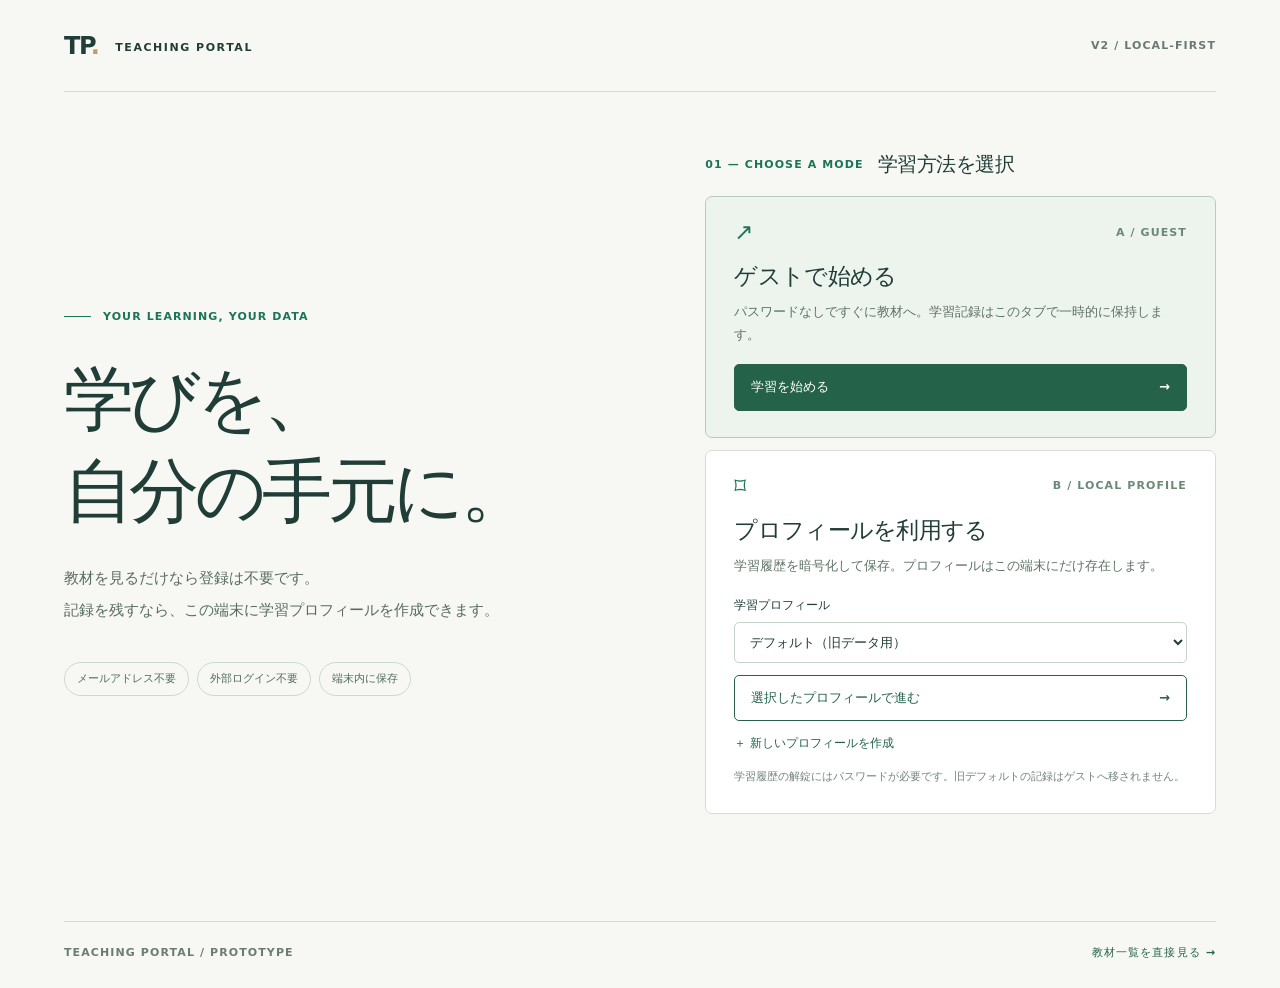
<file: index.html>
<!doctype html>
<html lang="ja">
<head>
<meta charset="utf-8">
<meta name="viewport" content="width=device-width,initial-scale=1">
<meta name="color-scheme" content="light">
<meta name="theme-color" content="#203d37">
<title>はじめる | Teaching Portal v2</title>
<link rel="stylesheet" href="assets/start.css">
<link rel="manifest" href="manifest.webmanifest">
<link rel="icon" href="assets/app-icon.svg" type="image/svg+xml">
<script src="assets/guest-session.js" defer></script>
<script src="assets/profiles.js" defer></script>
<script src="assets/start.js" defer></script>
</head>
<body data-profile-ui="hidden">
<div class="app-frame">
 <header class="masthead">
  <a href="index.html" class="wordmark" aria-label="Teaching Portal スタート">TP<span class="brand-dot">.</span> <span>TEACHING PORTAL</span></a>
  <span class="version">V2 / LOCAL-FIRST</span>
 </header>
 <main class="start-layout">
  <section class="introduction" aria-labelledby="intro-title">
   <div class="kicker"><span class="kicker-line"></span> YOUR LEARNING, YOUR DATA</div>
   <h1 id="intro-title">学びを、<br><em>自分の手元に。</em></h1>
   <p>教材を見るだけなら登録は不要です。<br>記録を残すなら、この端末に学習プロフィールを作成できます。</p>
   <div class="principles"><span>メールアドレス不要</span><span>外部ログイン不要</span><span>端末内に保存</span></div>
  </section>
  <section class="entry" aria-label="学習の始め方">
   <div class="entry-heading"><span>01 — CHOOSE A MODE</span><h2>学習方法を選択</h2></div>
   <section class="mode-card primary" aria-labelledby="guest-title">
    <div class="card-top"><span class="card-symbol" aria-hidden="true">↗</span><span class="card-index">A / GUEST</span></div>
    <h3 id="guest-title">ゲストで始める</h3>
    <p>パスワードなしですぐに教材へ。学習記録はこのタブで一時的に保持します。</p>
    <button type="button" id="start-guest" class="action primary-action">学習を始める <span aria-hidden="true">→</span></button>
   </section>
   <section class="mode-card secondary" aria-labelledby="profile-title">
    <div class="card-top"><span class="card-symbol" aria-hidden="true">⌑</span><span class="card-index">B / LOCAL PROFILE</span></div>
    <h3 id="profile-title">プロフィールを利用する</h3>
    <p>学習履歴を暗号化して保存。プロフィールはこの端末にだけ存在します。</p>
    <label for="profile-select">学習プロフィール</label>
    <select id="profile-select"></select>
    <button type="button" id="open-profile" class="action outline-action">選択したプロフィールで進む <span aria-hidden="true">→</span></button>
    <button type="button" id="create-profile" class="new-profile">＋ 新しいプロフィールを作成</button>
    <p class="tiny">学習履歴の解錠にはパスワードが必要です。旧デフォルトの記録はゲストへ移されません。</p>
   </section>
   <p id="entry-status" class="status" role="status" aria-live="polite"></p>
  </section>
 </main>
 <footer class="footer"><span>TEACHING PORTAL / PROTOTYPE</span><a href="library.html">教材一覧を直接見る →</a></footer>
</div>
<noscript><p>JavaScriptを有効にするとゲストとプロフィールを選べます。<a href="library.html">教材一覧を見る</a></p></noscript>
</body></html>
</file>
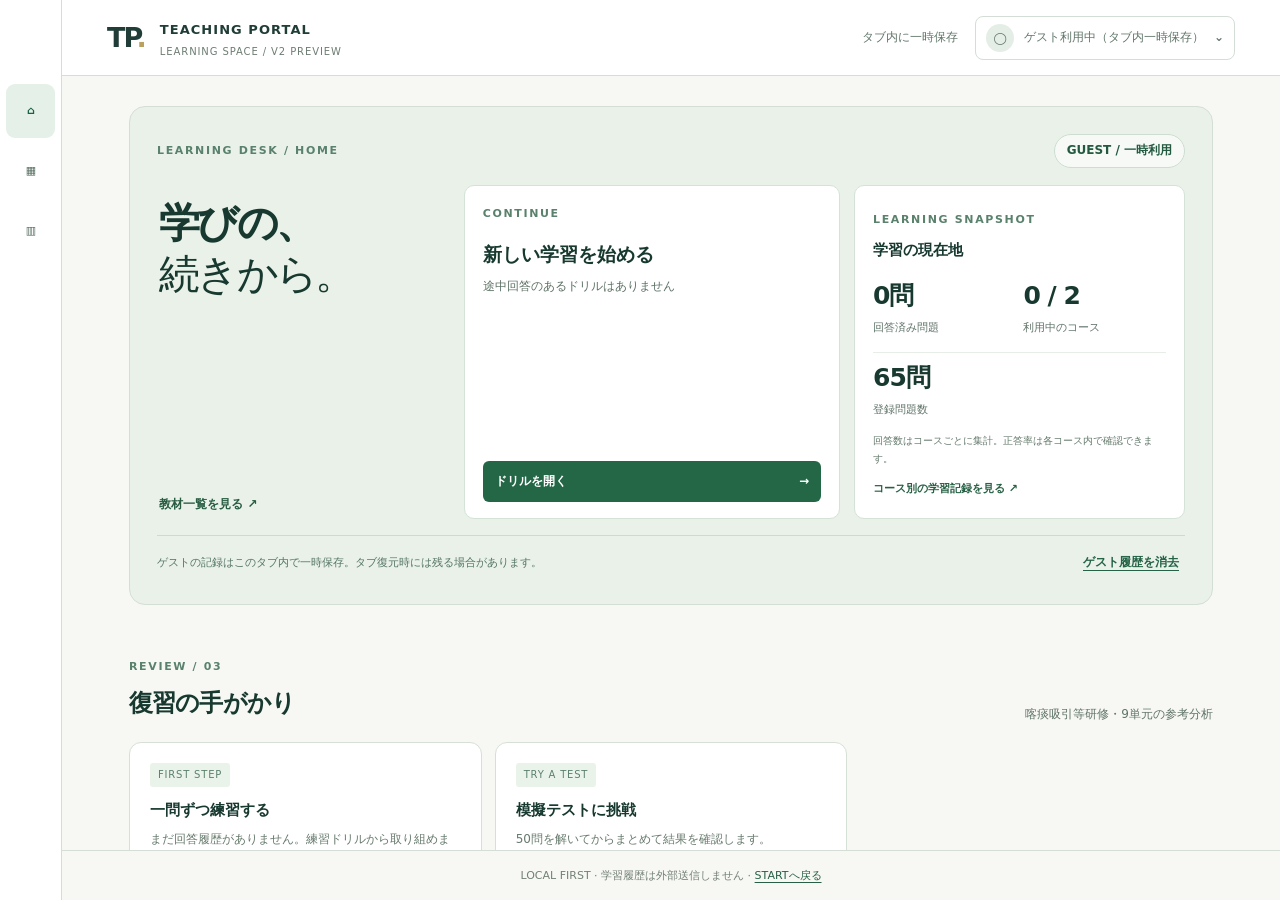
<file: app.html>
<!doctype html>
<html lang="ja"><head>
<meta charset="utf-8"><meta name="viewport" content="width=device-width,initial-scale=1">
<meta name="theme-color" content="#203d37">
<title>学習スペース | Teaching Portal v2</title>
<link rel="icon" type="image/svg+xml" href="assets/app-icon.svg">
<link rel="stylesheet" href="materials/care/practice.css">
<link rel="stylesheet" href="assets/app-shell.css">
<script src="assets/guest-session.js" defer></script>
<script src="assets/study-mode.js" defer></script>
<script src="assets/profiles.js" defer></script>
<script src="assets/secure-vault.js" defer></script>
<script src="assets/profile-backup.js" defer></script>
<script src="assets/app-shell.js" defer></script>
</head>
<body>
<div class="app-shell">
<header class="app-header">
  <a class="app-identity" id="app-home-logo" href="app.html?page=home.html" aria-label="Teaching Portal：教材一覧に戻る"><span class="app-monogram" aria-hidden="true">TP<span>.</span></span><span class="app-identity-text"><strong>TEACHING PORTAL</strong><small>LEARNING SPACE / V2 PREVIEW</small></span></a>
  <div class="app-account">
    <span id="app-save-state" role="status" aria-live="polite">解錠待ち</span>
    <details class="account-menu" id="account-menu">
      <summary aria-label="プロフィール・設定を開く"><span class="account-avatar" aria-hidden="true">◯</span><span id="app-mode-label">プロフィール</span><span aria-hidden="true">⌄</span></summary>
      <div class="account-popover">
        <p class="account-menu-title">プロフィール・データ管理</p>
        <section id="app-backup-slot" class="profile-slot" aria-label="プロフィール・バックアップ"></section>
        <button id="app-lock" type="button" disabled>ログアウト</button>
      </div>
    </details>
  </div>
</header>
<nav class="app-nav" aria-label="学習ナビゲーション">
 <button type="button" data-page="home.html" aria-label="ホーム" title="ホーム"><span class="app-nav-icon" aria-hidden="true">⌂</span><span class="app-nav-label">ホーム</span></button>
 <button type="button" data-page="library.html" aria-label="教材一覧" title="教材一覧"><span class="app-nav-icon" aria-hidden="true">▦</span><span class="app-nav-label">教材一覧</span></button>
 <button type="button" data-page="progress.html" aria-label="学習記録" title="学習記録"><span class="app-nav-icon" aria-hidden="true">▥</span><span class="app-nav-label">学習記録</span></button>
</nav>

<main class="app-main">
 <p id="app-status" class="app-status" role="status" aria-live="polite">学習環境を準備しています。プロフィール利用時はパスワードで解錠してください。</p>
 <iframe id="learning-view" title="Teaching Portal 教材・学習画面" hidden loading="eager"></iframe>
</main>
<footer class="app-footer">LOCAL FIRST · 学習履歴は外部送信しません · <a href="index.html" id="app-start-link">STARTへ戻る</a></footer>
</div>
</body></html>
</file>
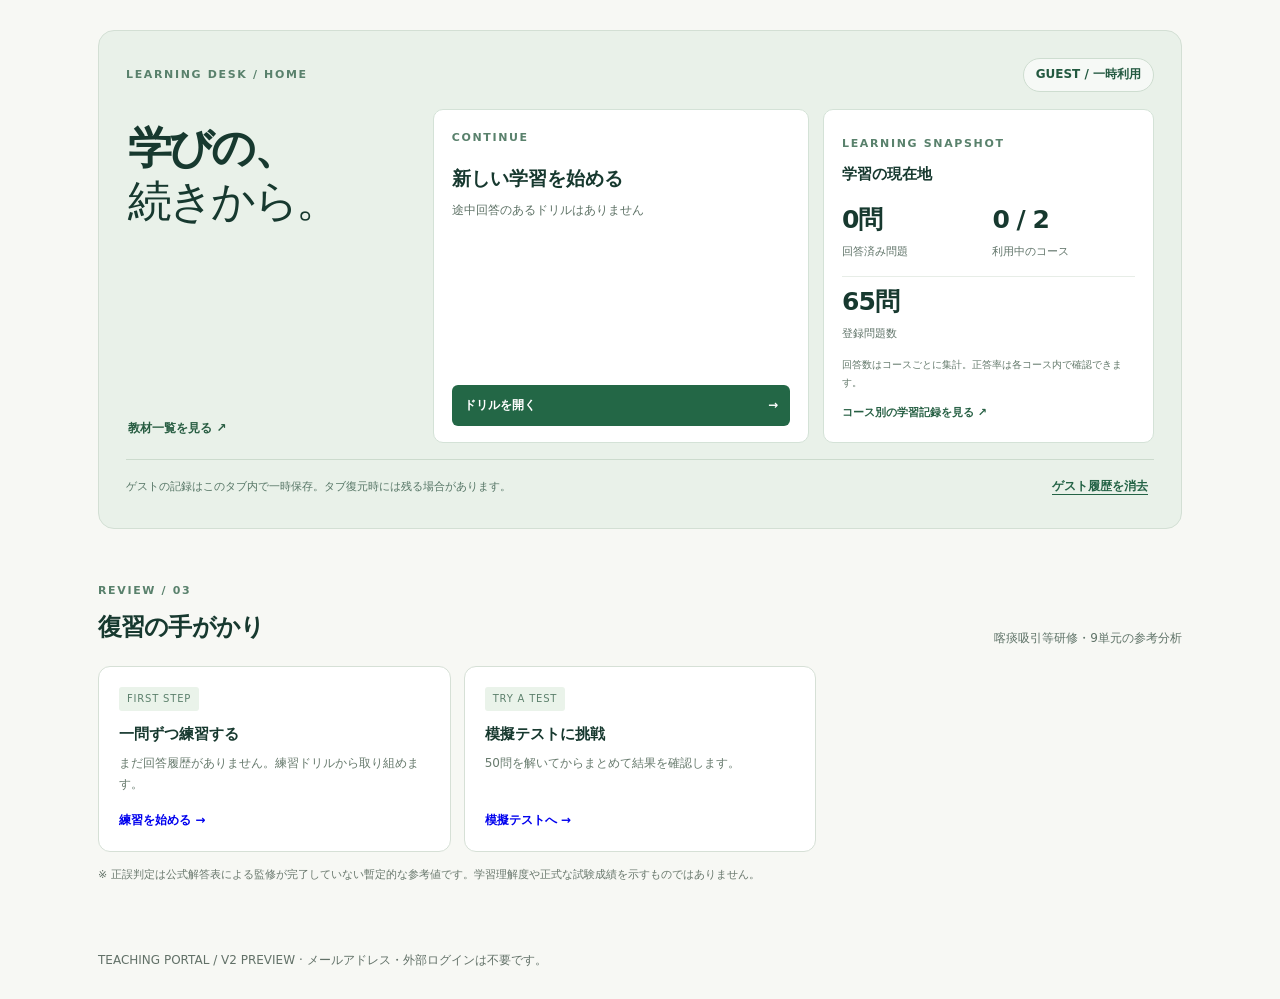
<file: home.html>
<!doctype html>
<html lang="ja">
<head>
<meta charset="utf-8">
<meta name="viewport" content="width=device-width, initial-scale=1">
<meta name="theme-color" content="#203d37">
<title>HOME | Teaching Portal v2</title>
<link rel="stylesheet" href="assets/style.css">
<link rel="stylesheet" href="assets/home.css">
<link rel="manifest" href="manifest.webmanifest">
<link rel="icon" type="image/svg+xml" href="assets/app-icon.svg">


<script src="assets/guest-session.js" defer></script>
<script src="materials/care/curriculum.js" defer></script>
<script src="assets/home-mode.js" defer></script>
</head>
<body class="learning-home">
<main class="wrap">
  <section class="home-hero" aria-labelledby="home-title">
    <div class="home-topline">
      <span class="home-kicker">LEARNING DESK / HOME</span>
      <span id="home-mode" class="home-mode">利用モードを確認中…</span>
    </div>
    <div class="home-hero-dashboard">
      <div class="home-hero-message">
        <h1 id="home-title">学びの、<br><span>続きから。</span></h1>
        <a class="home-hero-library-link" href="library.html" aria-label="教材一覧を開く">教材一覧を見る <span aria-hidden="true">↗</span></a>
      </div>
      <article class="home-resume" aria-labelledby="resume-title">
        <span class="home-card-label">CONTINUE</span>
        <div class="home-resume-body">
          <h2 id="resume-title">学習を再開</h2>
          <p id="resume-description">途中回答のあるドリル</p>
        </div>
        <a id="resume-action" class="home-primary-link" href="materials/care/suction-2018-quiz.html"><span class="resume-action-text">続きから学習</span> <span aria-hidden="true">→</span></a>
      </article>
      <aside class="home-stat-panel" aria-labelledby="overview-title">
        <div class="home-stat-heading">
          <span class="home-card-label">LEARNING SNAPSHOT</span>
          <h2 id="overview-title">学習の現在地</h2>
        </div>
        <div class="home-stats">
          <div><strong id="home-attempts">—</strong><span>回答済み問題</span></div>
          <div><strong id="home-covered">—</strong><span>利用中のコース</span></div>
          <div><strong id="home-recent">—</strong><span>登録問題数</span></div>
        </div>
        <p id="home-stats-note" class="home-stats-note">現在の学習データから集計します。</p>
        <a class="home-stat-link" href="progress.html">コース別の学習記録を見る <span aria-hidden="true">↗</span></a>
      </aside>
    </div>
    <div class="home-hero-footer">
      <span id="home-privacy-note">学習情報は端末内に保存されます。</span>
      <button type="button" id="home-clear-guest" class="home-text-button" hidden>ゲスト履歴を消去</button>
    </div>
  </section>

  <section class="home-focus" aria-labelledby="focus-title">
    <div class="home-section-heading">
      <div><span class="home-kicker">REVIEW / 03</span><h2 id="focus-title">復習の手がかり</h2></div>
      <p>喀痰吸引等研修・9単元の参考分析</p>
    </div>
    <div id="home-focus-list" class="home-focus-grid" aria-live="polite">
      <p class="home-empty-note">学習記録を確認しています。</p>
    </div>
    <p class="home-quality-note">※ 正誤判定は公式解答表による監修が完了していない暫定的な参考値です。学習理解度や正式な試験成績を示すものではありません。</p>
  </section>

</main>
<footer class="wrap home-footer">TEACHING PORTAL / V2 PREVIEW · メールアドレス・外部ログインは不要です。</footer>
<script>if('serviceWorker' in navigator){window.addEventListener('load',()=>navigator.serviceWorker.register('sw.js').catch(()=>{}))}</script>
</body>
</html>
</file>
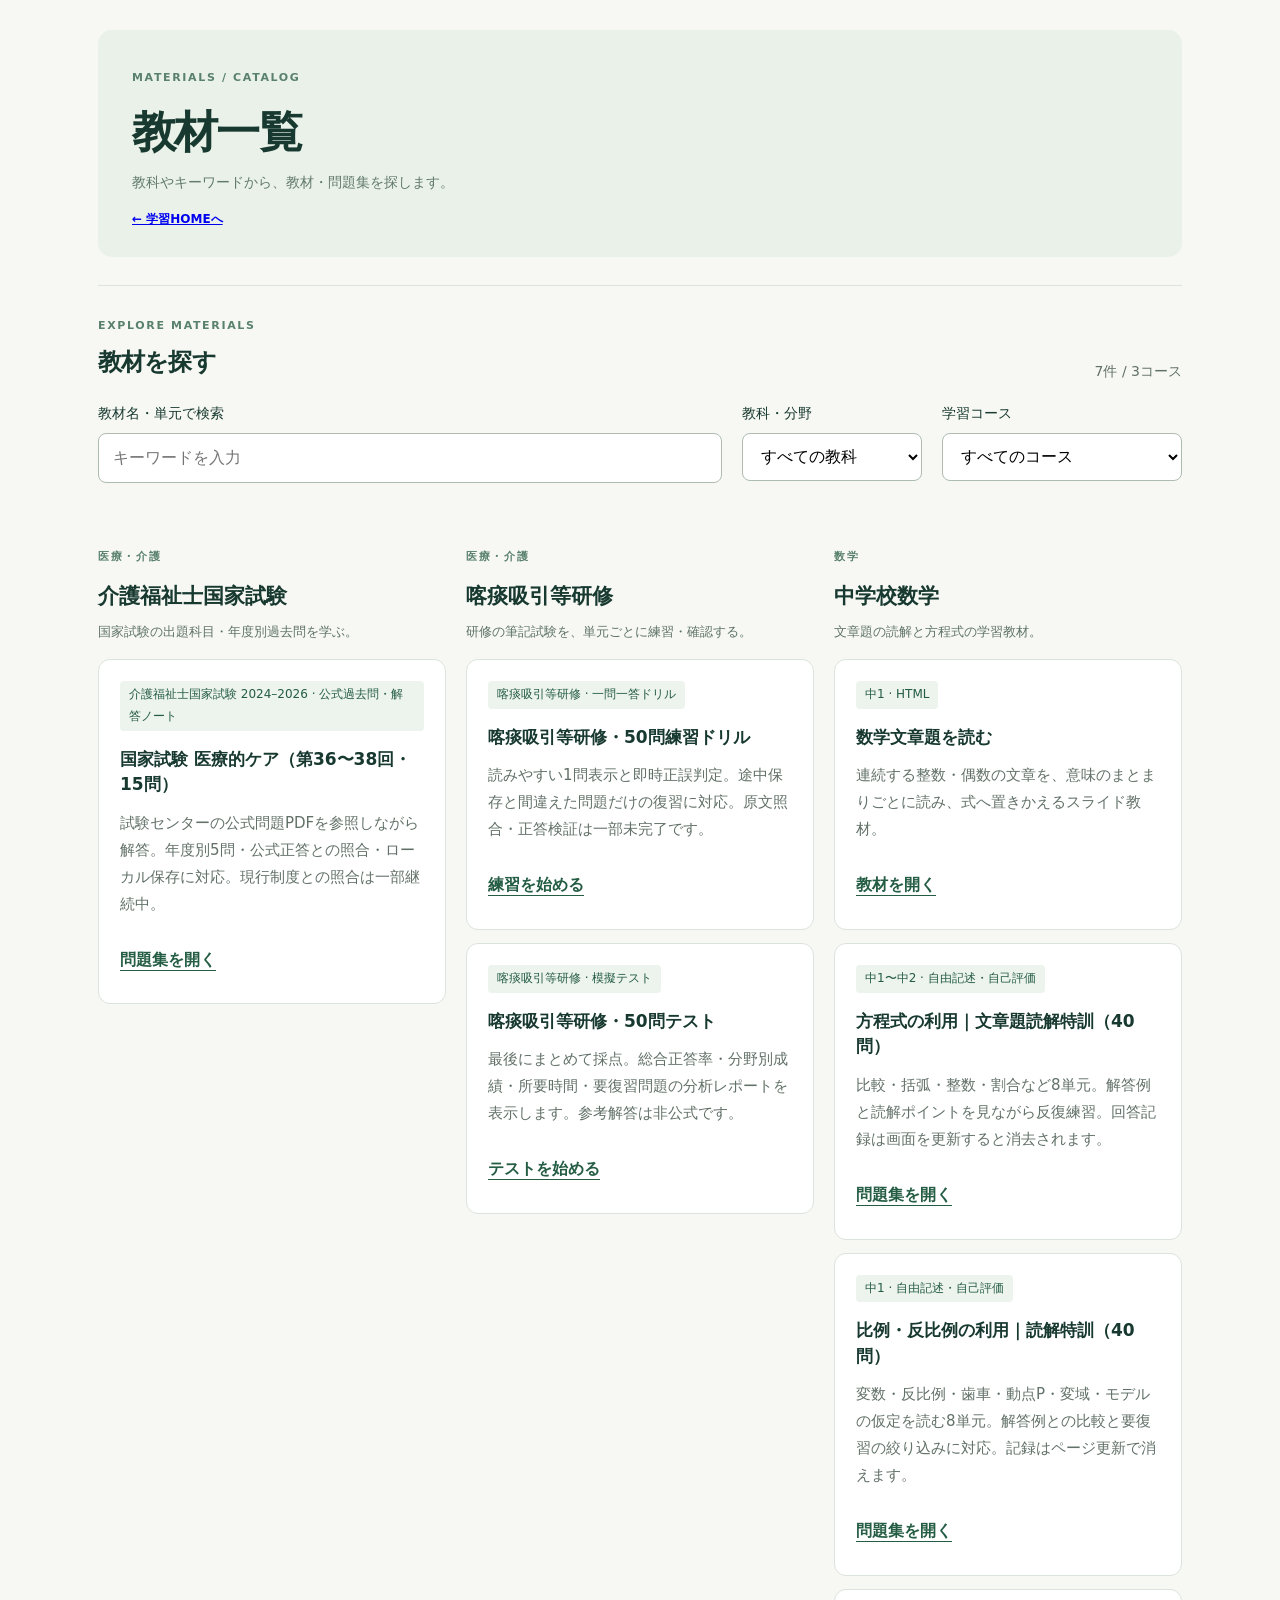
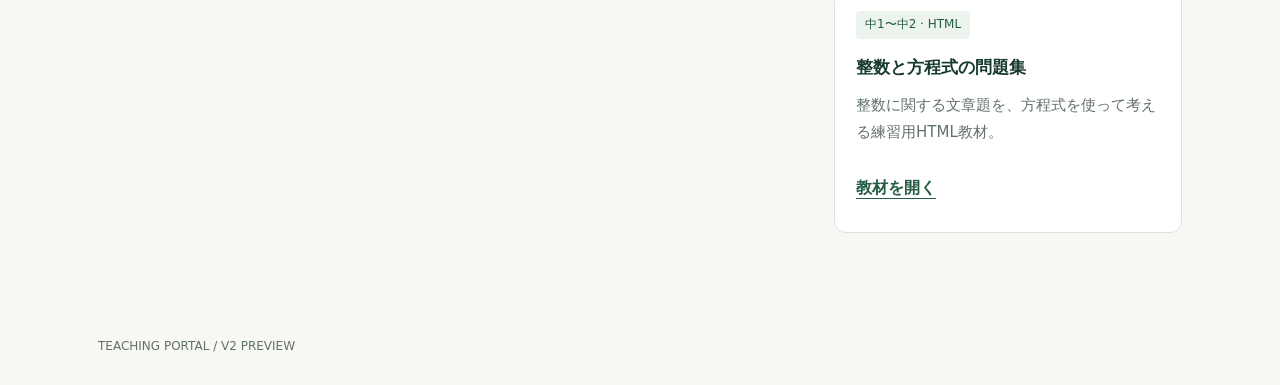
<file: library.html>
<!doctype html><html lang="ja"><head><meta charset="utf-8"><meta name="viewport" content="width=device-width,initial-scale=1"><meta name="theme-color" content="#203d37"><title>教材一覧 | Teaching Portal v2</title><link rel="stylesheet" href="assets/style.css"><link rel="stylesheet" href="assets/home.css"><script src="assets/materials.js" defer></script><script src="assets/portal.js" defer></script></head>
<body class="learning-home"><main class="wrap">
<section class="library-hero"><span class="home-kicker">MATERIALS / CATALOG</span><h1>教材一覧</h1><p>教科やキーワードから、教材・問題集を探します。</p><a href="home.html">← 学習HOMEへ</a></section>
<section class="home-library" id="library" aria-labelledby="catalog-title"><div class="home-section-heading"><div><span class="home-kicker">EXPLORE MATERIALS</span><h2 id="catalog-title">教材を探す</h2></div><p id="count" role="status" aria-live="polite"></p></div>
<div class="filters catalog-filters"><div><label for="search">教材名・単元で検索</label><input id="search" type="search" placeholder="キーワードを入力" autocomplete="off"></div><div><label for="subject">教科・分野</label><select id="subject"><option value="all">すべての教科</option><option value="math">数学</option><option value="english">英語</option><option value="art">美術</option><option value="care">医療・介護</option></select></div><div><label for="course">学習コース</label><select id="course"><option value="all">すべてのコース</option></select></div></div><div id="materials" class="grid"></div><p id="empty" class="empty" hidden>該当する教材はありません。検索語や教科を変えてみてください。</p></section></main><footer class="wrap home-footer">TEACHING PORTAL / V2 PREVIEW</footer></body></html>
</file>
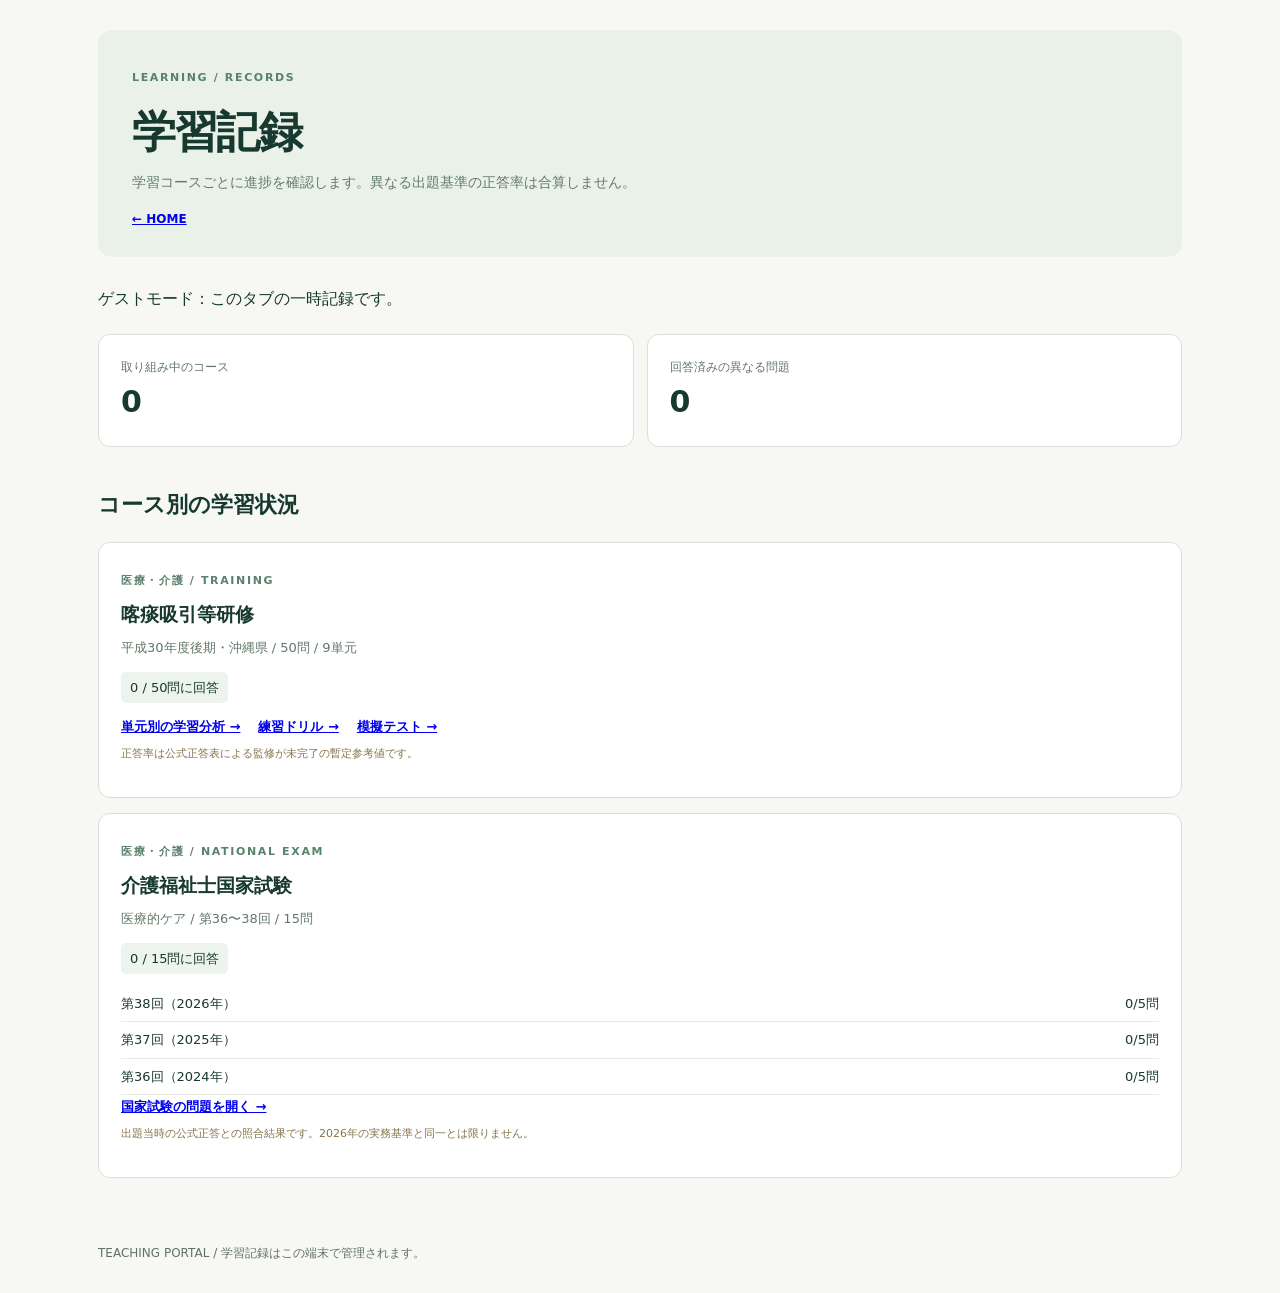
<file: progress.html>
<!doctype html><html lang="ja"><head><meta charset="utf-8"><meta name="viewport" content="width=device-width,initial-scale=1"><title>学習記録 | Teaching Portal</title><link rel="stylesheet" href="assets/style.css"><link rel="stylesheet" href="assets/home.css"><link rel="stylesheet" href="assets/progress.css"><script src="assets/guest-session.js" defer></script><script src="assets/study-mode.js" defer></script><script src="assets/profiles.js" defer></script><script src="assets/secure-vault.js" defer></script><script src="assets/materials.js" defer></script><script src="assets/progress.js" defer></script></head><body class="learning-home" data-profile-ui="hidden"><main class="wrap progress-page"><div class="library-hero"><span class="home-kicker">LEARNING / RECORDS</span><h1>学習記録</h1><p>学習コースごとに進捗を確認します。異なる出題基準の正答率は合算しません。</p><a href="home.html">← HOME</a></div><p id="progress-status" role="status" aria-live="polite"></p><div class="progress-overview" id="progress-overview"></div><h2 class="progress-subtitle">コース別の学習状況</h2><div id="progress-courses" class="progress-courses"></div></main><footer class="wrap home-footer">TEACHING PORTAL / 学習記録はこの端末で管理されます。</footer></body></html>
</file>
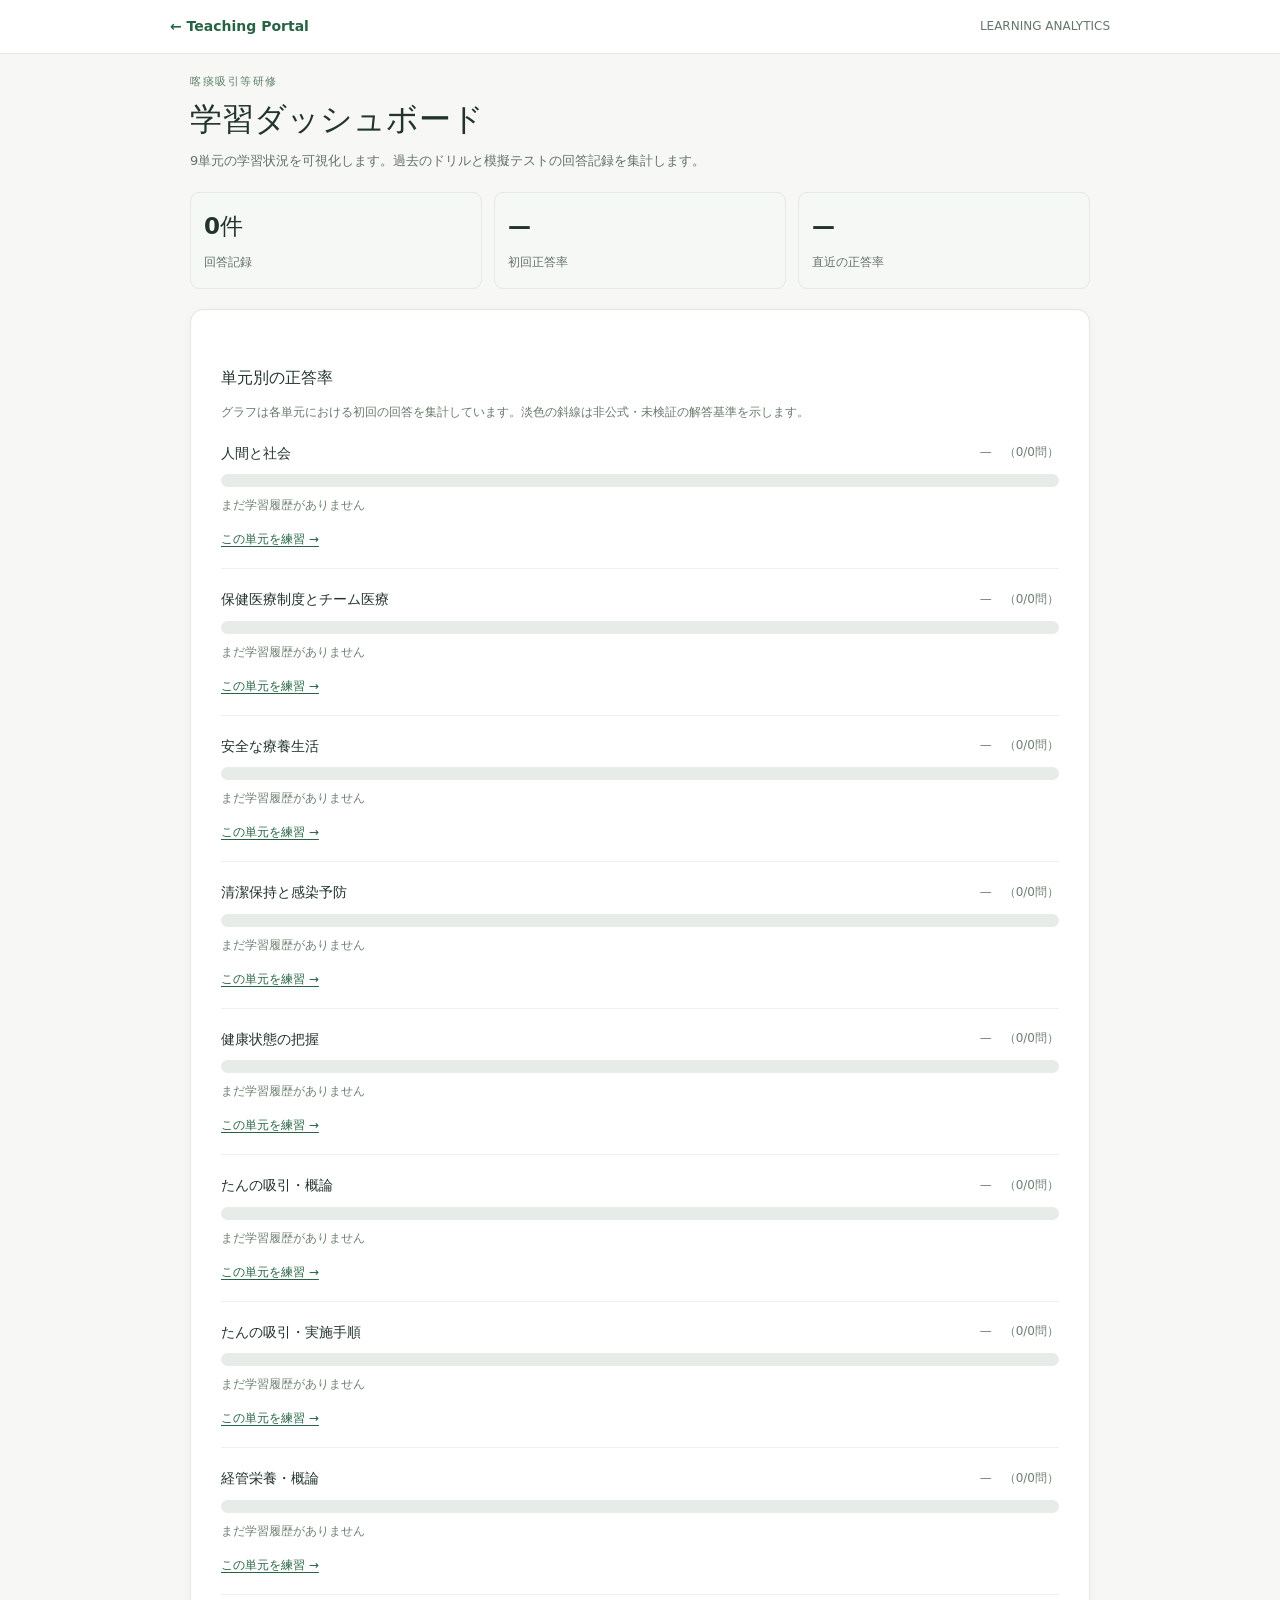
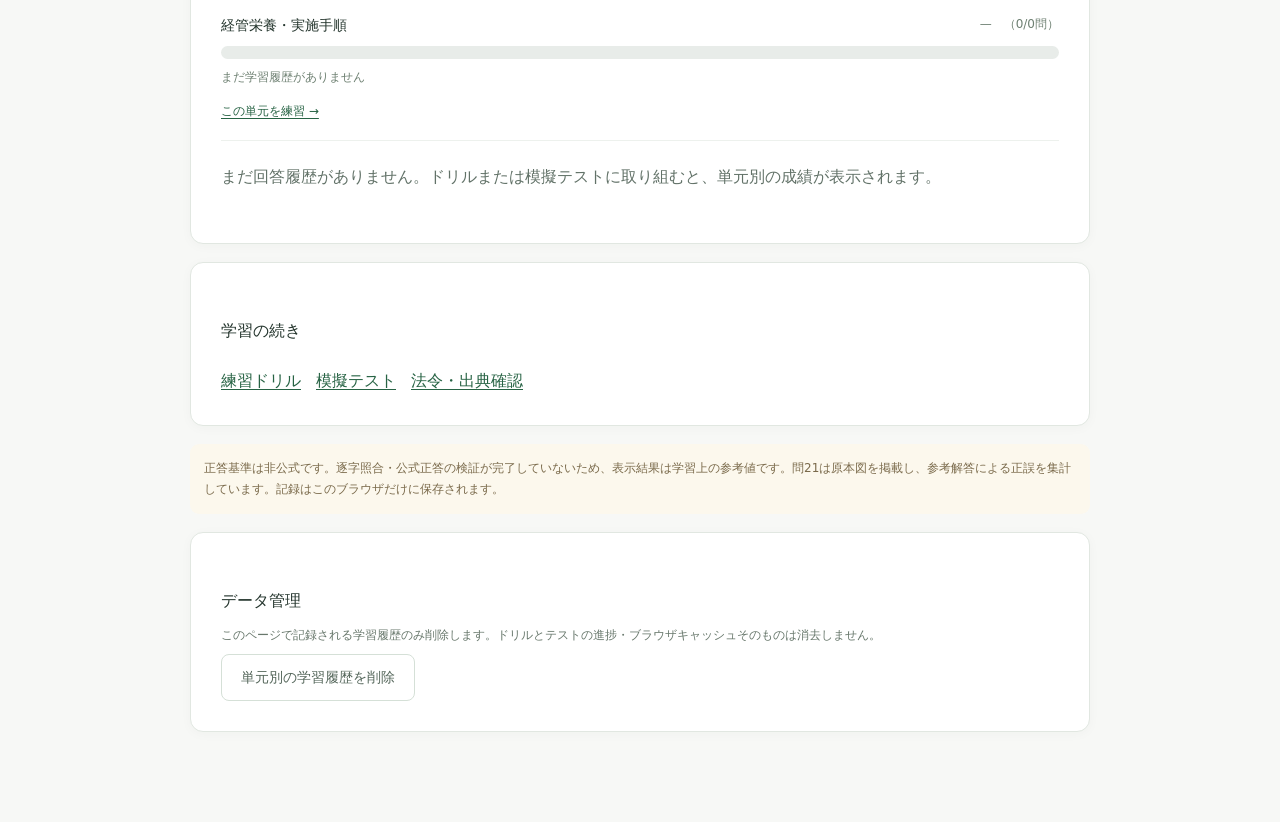
<file: materials/care/dashboard.html>
<!doctype html><html lang="ja"><head><meta charset="utf-8"><meta name="viewport" content="width=device-width,initial-scale=1"><title>学習ダッシュボード｜喀痰吸引等研修</title><link rel="stylesheet" href="practice.css"><style>
.dashboard{max-width:900px;margin:18px auto 90px}.intro{font-size:13px;color:#637168}.summary{display:grid;grid-template-columns:repeat(3,minmax(0,1fr));gap:12px;margin:20px 0}.summary .metric{border:1px solid #e3e9e4}.unit-practice-link{display:inline-block;font-size:12px;margin-top:4px}.unitrow{margin:18px 0;border-bottom:1px solid #edf1ed;padding-bottom:16px}.unitline{display:flex;justify-content:space-between;align-items:center;gap:12px}.unitname{font-weight:650;font-size:14px}.unitdetails{color:#6e8072;font-size:12px}.track{height:13px;border-radius:9px;background:#e8ece9;overflow:hidden;margin:9px 0 5px}.fill{height:100%;background:#497b5b;border-radius:9px}.fill.provisional{background:repeating-linear-gradient(45deg,#508766,#508766 9px,#84a68c 9px,#84a68c 15px)}.links{display:flex;flex-wrap:wrap;gap:15px;margin-top:22px}.scope{color:#7a6a4b;background:#fcf8ed;border-radius:9px;padding:14px;font-size:12px}.small{font-size:12px;color:#68786c}.empty{margin:22px 0;color:#627268}.source-list{font-size:12px;line-height:2}.source-list li{margin-bottom:7px}
@media(max-width:600px){.summary{gap:6px}.summary .metric{padding:9px}.unitname{font-size:13px}}
</style><link rel="manifest" href="../../manifest.webmanifest"><meta name="theme-color" content="#245d43"><link rel="icon" type="image/svg+xml" href="../../assets/app-icon.svg"></head><body><header class="mast"><div class="shell mast-inner"><a class="brand" href="../../index.html">← Teaching Portal</a><span class="mode">LEARNING ANALYTICS</span></div></header>
<main class="shell dashboard"><p id="vault-save-status" class="muted" role="status" aria-live="polite"></p><div class="eyebrow">喀痰吸引等研修</div><h1>学習ダッシュボード</h1><p class="intro">9単元の学習状況を可視化します。過去のドリルと模擬テストの回答記録を集計します。</p>
<div class="summary"><div class="metric"><strong id="total">—</strong><span>回答記録</span></div><div class="metric"><strong id="first">—</strong><span>初回正答率</span></div><div class="metric"><strong id="recent">—</strong><span>直近の正答率</span></div></div>
<section class="surface maincard"><h2 class="section-title">単元別の正答率</h2><p class="small">グラフは各単元における初回の回答を集計しています。淡色の斜線は非公式・未検証の解答基準を示します。</p><div id="units"></div><p id="empty" class="empty" hidden>まだ回答履歴がありません。ドリルまたは模擬テストに取り組むと、単元別の成績が表示されます。</p></section>
<section class="surface maincard" style="margin-top:18px"><h2 class="section-title">学習の続き</h2><div class="links"><a href="suction-2018-quiz.html">練習ドリル</a><a href="suction-2018-test.html">模擬テスト</a><a href="regulations.html">法令・出典確認</a></div></section>
<section class="scope" style="margin-top:18px">正答基準は非公式です。逐字照合・公式正答の検証が完了していないため、表示結果は学習上の参考値です。問21は原本図を掲載し、参考解答による正誤を集計しています。記録はこのブラウザだけに保存されます。</section>
<section class="surface maincard" style="margin-top:18px"><h2 class="section-title">データ管理</h2><p class="small">このページで記録される学習履歴のみ削除します。ドリルとテストの進捗・ブラウザキャッシュそのものは消去しません。</p><button id="erase" class="btn ghost" type="button">単元別の学習履歴を削除</button></section></main>
<script src="../../assets/guest-session.js"></script><script src="../../assets/study-mode.js"></script><script src="../../assets/profiles.js"></script><script src="../../assets/secure-vault.js"></script><script src="../../assets/profile-backup.js"></script><script src="suction-2018-questions-1.js"></script><script src="suction-2018-questions-2.js"></script><script src="curriculum.js"></script>
<script>
(async()=>{await window.TeachingVault.ready;const localStorage=window.TeachingVault.local;const key=window.TeachingMode?.guest?'care-quiz-history-v1':window.TeachingProfiles.scopedKey('care-quiz-history-v1',window.TeachingProfiles.activeId()),units=window.CARE_BANK.units,Q=window.CARE_BANK.questions,byId=new Map(Q.map(q=>[q.id,q]));const $=id=>document.getElementById(id);const format=(x,y)=>y?Math.round(100*x/y)+'%':'—';let records=[];try{records=JSON.parse(localStorage.getItem(key)||'[]').filter(x=>x&&byId.has(x.questionId)&&x.correct!==undefined)}catch(e){}
function render(){
 $('total').textContent=records.length+'件';
 const firstByQ=new Map();for(const row of records)if(!firstByQ.has(row.questionId))firstByQ.set(row.questionId,row);
 const first=[...firstByQ.values()],recent=records.slice(-Math.min(records.length,50));
 $('first').textContent=format(first.filter(x=>x.correct).length,first.length);
 $('recent').textContent=format(recent.filter(x=>x.correct).length,recent.length);
 const root=$('units');root.replaceChildren();$('empty').hidden=records.length>0;
 units.forEach(u=>{
 const arr=first.filter(x=>x.unitId===u.id),correct=arr.filter(x=>x.correct).length,pct=arr.length?correct/arr.length*100:0;
 const r=document.createElement('div');r.className='unitrow';
 const line=document.createElement('div');line.className='unitline';
 const title=document.createElement('span');title.className='unitname';title.textContent=u.title;
 const count=document.createElement('span');count.className='unitdetails';count.textContent=format(correct,arr.length)+'　（'+correct+'/'+arr.length+'問）';
 line.append(title,count);const track=document.createElement('div');track.className='track';
 const fill=document.createElement('div');fill.className='fill provisional';fill.style.width=pct+'%';track.append(fill);
 const note=document.createElement('p');note.className='unitdetails';note.textContent=arr.length===0?'まだ学習履歴がありません':arr.length<5?'回答数が少ないため、理解度の判断には注意が必要です。':'初回回答のみを集計';
 const action=document.createElement('a');action.href='suction-2018-quiz.html?unit='+encodeURIComponent(u.id);action.className='unit-practice-link';action.textContent='この単元を練習 →';r.append(line,track,note,action);root.append(r);
 });
}
$('erase').onclick=()=>{if(!confirm('分野別ダッシュボードの学習履歴を削除しますか？'))return;localStorage.removeItem(key);records=[];render()};render()})();
</script><script>if('serviceWorker' in navigator){window.addEventListener('load',()=>navigator.serviceWorker.register('../../sw.js').catch(()=>{}))}</script></body></html>
</file>
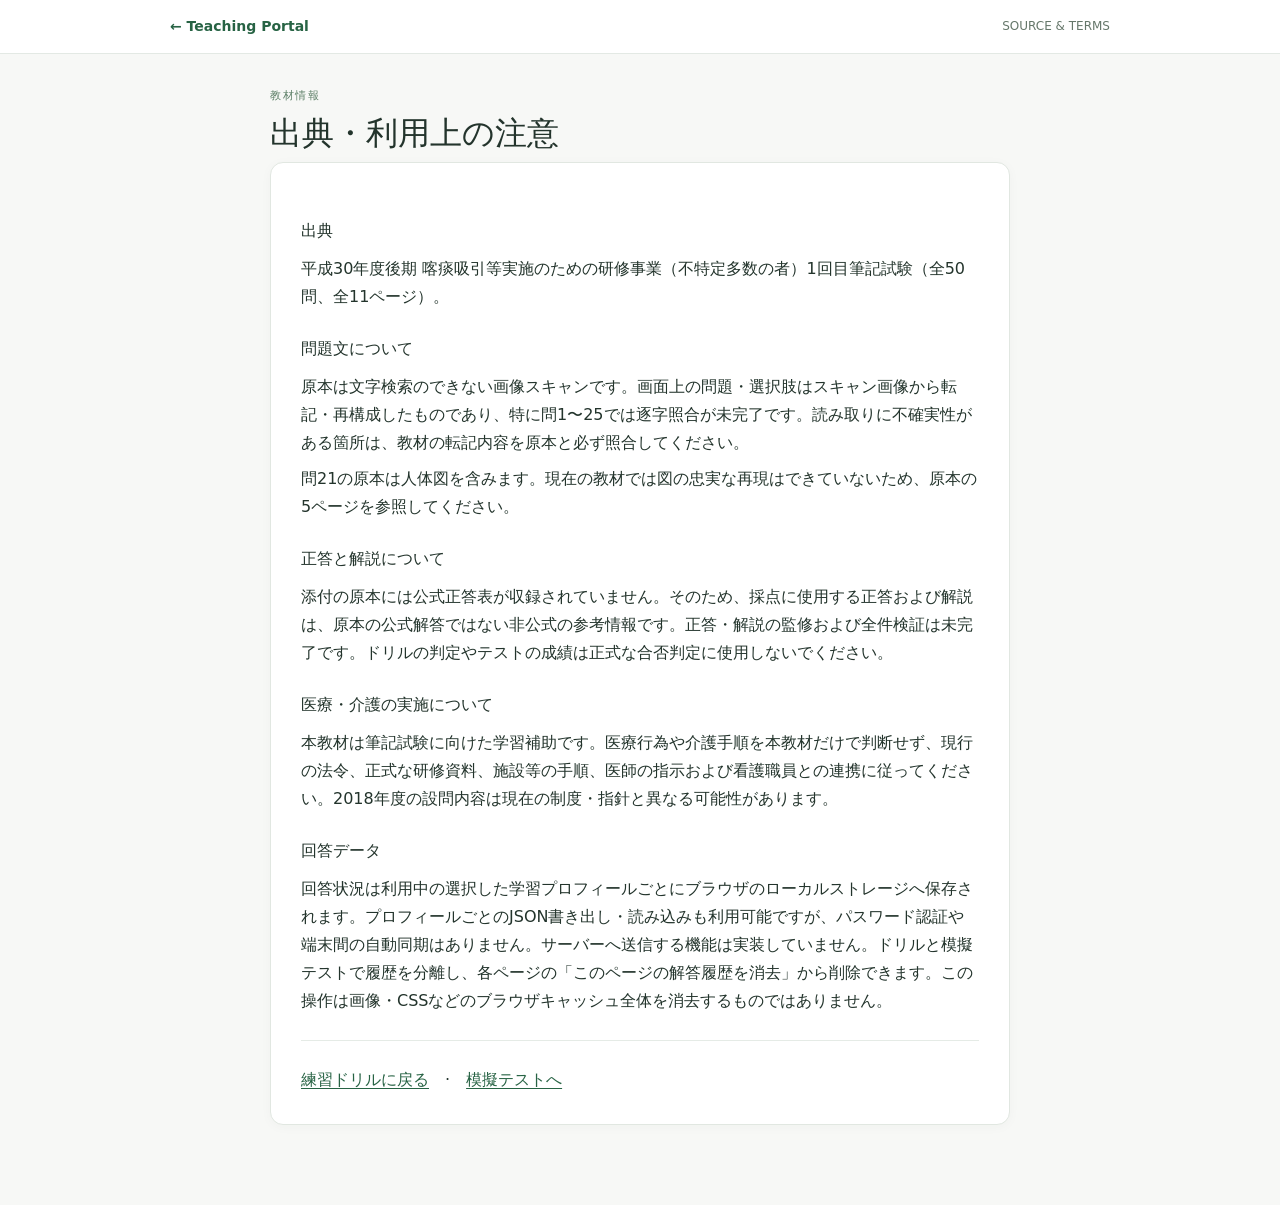
<file: materials/care/disclaimer.html>
<!doctype html><html lang="ja"><head><meta charset="utf-8"><meta name="viewport" content="width=device-width,initial-scale=1"><title>出典・利用上の注意｜Teaching Portal</title><link rel="stylesheet" href="practice.css"></head><body><header class="mast"><div class="shell mast-inner"><a href="../../index.html" class="brand">← Teaching Portal</a><span class="mode">SOURCE & TERMS</span></div></header><main class="shell" style="max-width:740px;padding:32px 0 80px"><div class="eyebrow">教材情報</div><h1>出典・利用上の注意</h1><div class="surface maincard"><h2 class="section-title">出典</h2><p>平成30年度後期 喀痰吸引等実施のための研修事業（不特定多数の者）1回目筆記試験（全50問、全11ページ）。</p><h2 class="section-title">問題文について</h2><p>原本は文字検索のできない画像スキャンです。画面上の問題・選択肢はスキャン画像から転記・再構成したものであり、特に問1〜25では逐字照合が未完了です。読み取りに不確実性がある箇所は、教材の転記内容を原本と必ず照合してください。</p><p>問21の原本は人体図を含みます。現在の教材では図の忠実な再現はできていないため、原本の5ページを参照してください。</p><h2 class="section-title">正答と解説について</h2><p>添付の原本には公式正答表が収録されていません。そのため、採点に使用する正答および解説は、原本の公式解答ではない非公式の参考情報です。正答・解説の監修および全件検証は未完了です。ドリルの判定やテストの成績は正式な合否判定に使用しないでください。</p><h2 class="section-title">医療・介護の実施について</h2><p>本教材は筆記試験に向けた学習補助です。医療行為や介護手順を本教材だけで判断せず、現行の法令、正式な研修資料、施設等の手順、医師の指示および看護職員との連携に従ってください。2018年度の設問内容は現在の制度・指針と異なる可能性があります。</p><h2 class="section-title">回答データ</h2><p>回答状況は利用中の選択した学習プロフィールごとにブラウザのローカルストレージへ保存されます。プロフィールごとのJSON書き出し・読み込みも利用可能ですが、パスワード認証や端末間の自動同期はありません。サーバーへ送信する機能は実装していません。ドリルと模擬テストで履歴を分離し、各ページの「このページの解答履歴を消去」から削除できます。この操作は画像・CSSなどのブラウザキャッシュ全体を消去するものではありません。</p><hr class="divider"><a href="suction-2018-quiz.html">練習ドリルに戻る</a>　·　<a href="suction-2018-test.html">模擬テストへ</a></div></main></body></html>
</file>
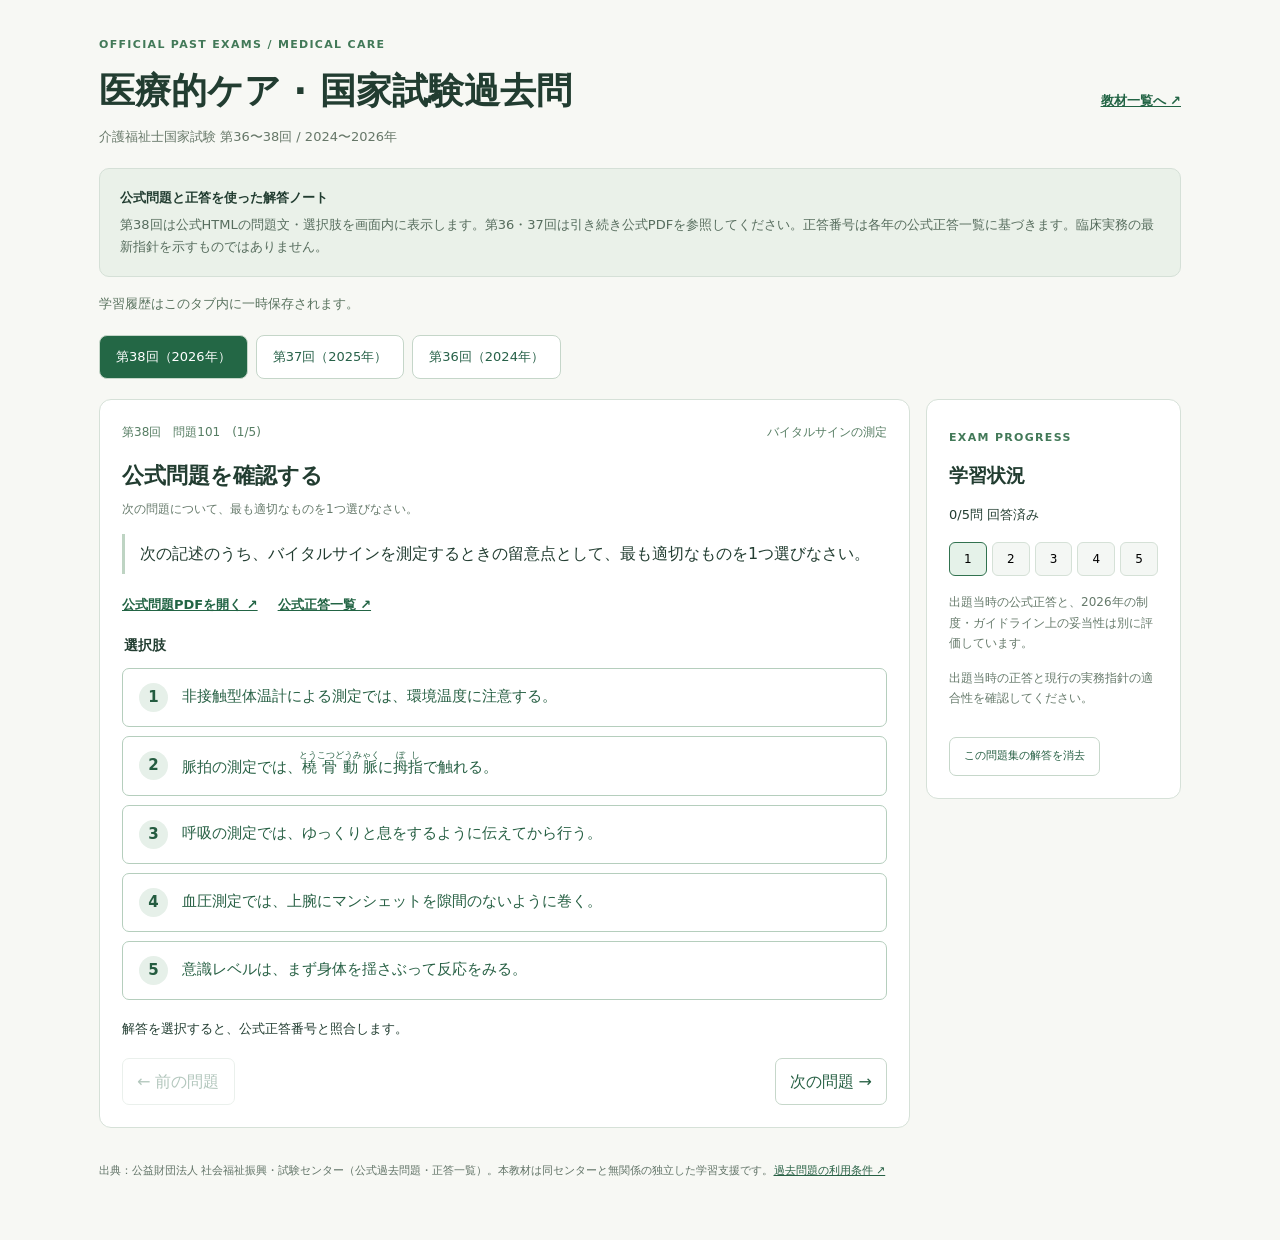
<file: materials/care/national-medical-quiz.html>
<!doctype html><html lang="ja"><head>
<meta charset="utf-8"><meta name="viewport" content="width=device-width,initial-scale=1">
<meta name="theme-color" content="#245d43"><title>国家試験・医療的ケア（第36〜38回） | Teaching Portal</title>
<link rel="stylesheet" href="national-medical.css"><link rel="icon" href="../../assets/app-icon.svg" type="image/svg+xml">
<script src="../../assets/guest-session.js" defer></script>
<script src="../../assets/study-mode.js" defer></script>
<script src="../../assets/profiles.js" defer></script>
<script src="../../assets/secure-vault.js" defer></script>
<script src="national-medical-bank.js" defer></script>
<script src="national-medical-quiz.js" defer></script>
</head><body data-profile-ui="hidden">
<main class="exam-page">
 <header class="exam-head">
   <div class="eyebrow">OFFICIAL PAST EXAMS / MEDICAL CARE</div>
   <div class="exam-title-row"><div><h1>医療的ケア · 国家試験過去問</h1><p>介護福祉士国家試験 第36〜38回 / 2024〜2026年</p></div><a href="../../library.html">教材一覧へ ↗</a></div>
 </header>
 <section class="source-notice" role="note"><strong>公式問題と正答を使った解答ノート</strong><p>第38回は公式HTMLの問題文・選択肢を画面内に表示します。第36・37回は引き続き公式PDFを参照してください。正答番号は各年の公式正答一覧に基づきます。臨床実務の最新指針を示すものではありません。</p></section>
 <div id="exam-status" role="status" aria-live="polite">学習記録の準備中…</div>
 <nav id="year-tabs" class="year-tabs" aria-label="試験年度の切り替え"></nav>
 <div class="exam-workspace" id="exam-workspace" hidden>
  <section class="exam-question" aria-labelledby="current-question-heading">
   <div class="question-head"><span id="question-position"></span><span id="question-topic"></span></div>
   <h2 id="current-question-heading">公式問題を確認する</h2>
   <p class="source-instruction" id="source-instruction">原文の選択肢から、最も適切なものを1つ選んでください。</p><div id="question-stem" class="question-stem"></div>
   <div class="source-links"><a id="source-link" target="_blank" rel="noopener noreferrer">公式問題PDFを開く ↗</a><a id="answer-link" target="_blank" rel="noopener noreferrer">公式正答一覧 ↗</a></div>
   <div class="pdf-panel" id="pdf-panel"><iframe id="exam-pdf" title="試験センター公式問題PDF" loading="lazy" referrerpolicy="no-referrer"></iframe><p>PDFが表示されない場合は「公式問題PDFを開く」を利用してください。</p></div>
   <fieldset id="choices"><legend id="choices-legend">解答を選択（五肢択一）</legend><div id="choice-buttons" class="choice-buttons"></div></fieldset>
   <div class="answer-result" id="answer-result" role="status" aria-live="polite"></div>
   <div class="exam-buttons"><button id="previous" type="button">← 前の問題</button><button id="next" type="button">次の問題 →</button></div>
  </section>
  <aside class="exam-side">
   <span class="eyebrow">EXAM PROGRESS</span><h2>学習状況</h2>
   <p id="exam-count">—</p>
   <div id="question-buttons" class="question-buttons"></div>
   <p class="review-notice">出題当時の公式正答と、2026年の制度・ガイドライン上の妥当性は別に評価しています。</p>
   <p id="question-review" class="review-notice"></p>
   <button id="clear-exam" type="button" class="clear-button">この問題集の解答を消去</button>
  </aside>
 </div>
 <footer>出典：公益財団法人 社会福祉振興・試験センター（公式過去問題・正答一覧）。本教材は同センターと無関係の独立した学習支援です。<a href="https://www.sssc.or.jp/pastissues/" target="_blank" rel="noopener noreferrer">過去問題の利用条件 ↗</a></footer>
</main></body></html>
</file>
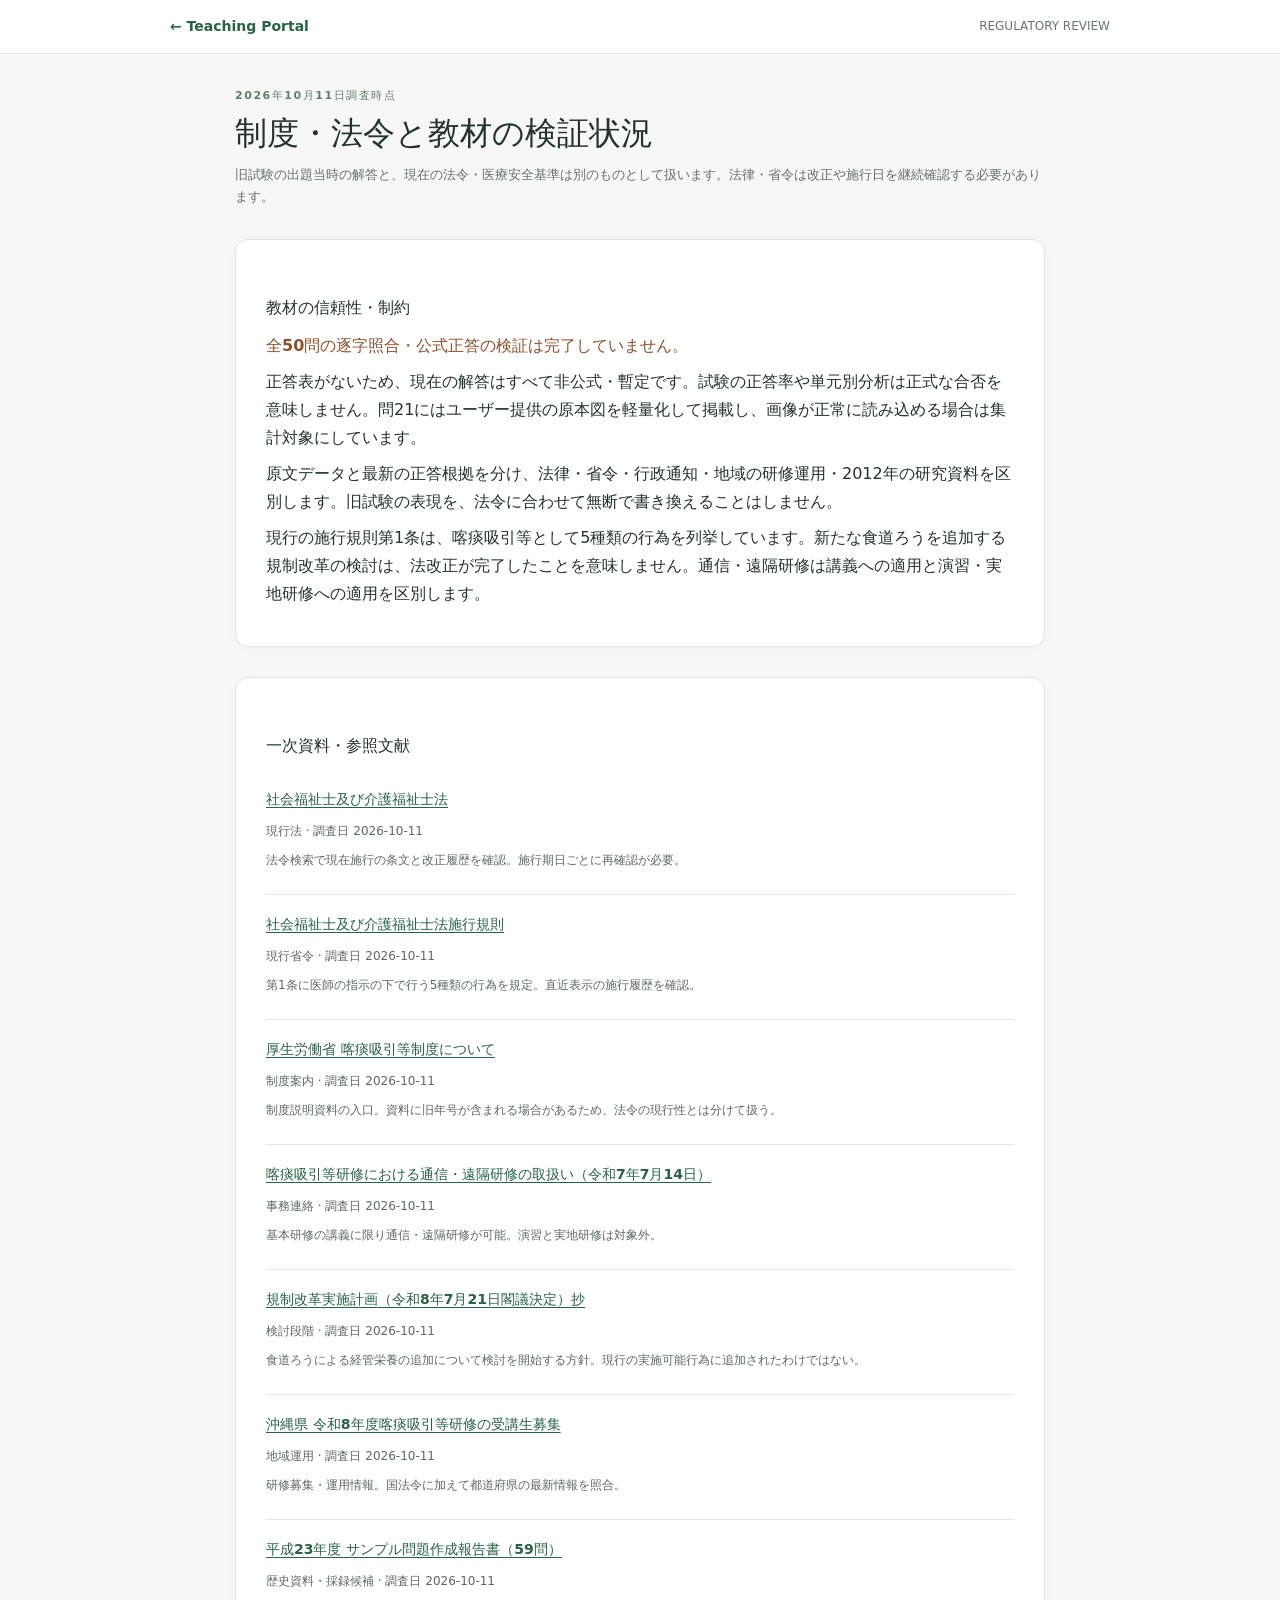
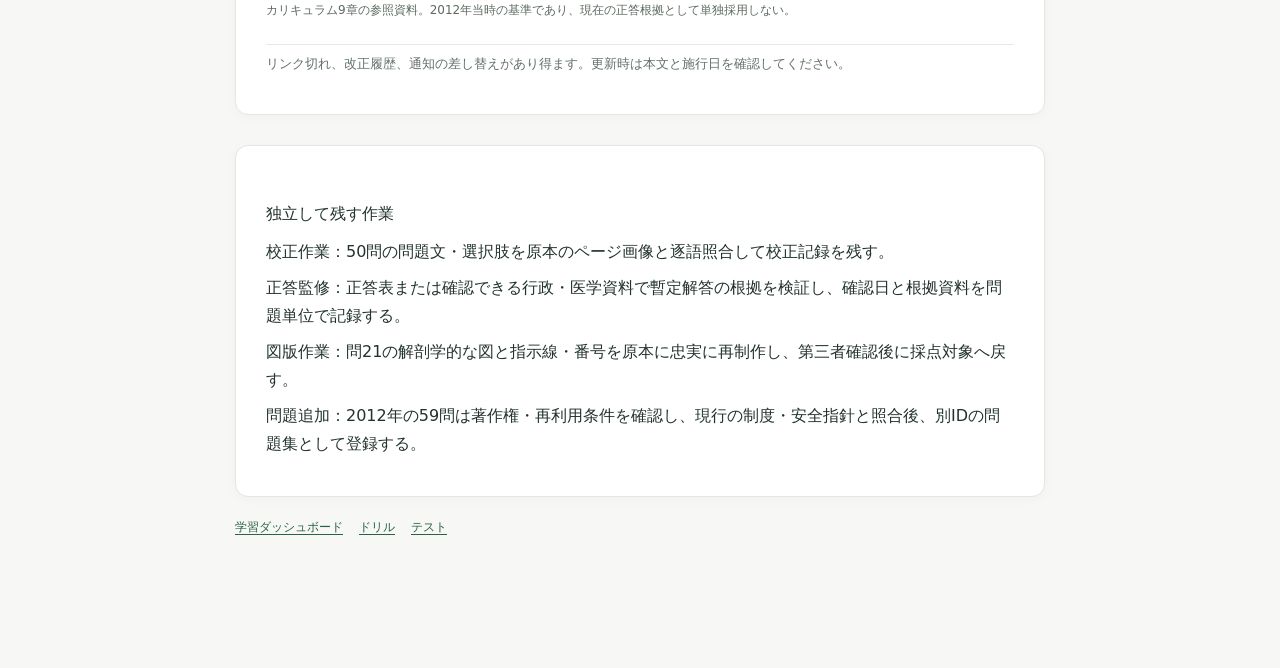
<file: materials/care/regulations.html>
<!doctype html><html lang="ja"><head><meta charset="utf-8"><meta name="viewport" content="width=device-width,initial-scale=1"><title>法令・出典と検証状況｜Teaching Portal</title><link rel="stylesheet" href="practice.css"><style>.entry{padding:15px 0;border-bottom:1px solid #e4e9e5}.entry a{font-size:14px;font-weight:650}.entry p{font-size:12px;color:#5c6a60}.flag{font-weight:750;color:#8c502b}.sourcegroup{margin-top:30px}</style></head><body><header class="mast"><div class="shell mast-inner"><a class="brand" href="../../index.html">← Teaching Portal</a><span class="mode">REGULATORY REVIEW</span></div></header><main class="shell" style="max-width:810px;padding:32px 0 80px"><div class="eyebrow">2026年10月11日調査時点</div><h1>制度・法令と教材の検証状況</h1><p class="sub">旧試験の出題当時の解答と、現在の法令・医療安全基準は別のものとして扱います。法律・省令は改正や施行日を継続確認する必要があります。</p>
<section class="surface maincard sourcegroup"><h2 class="section-title">教材の信頼性・制約</h2><p class="flag">全50問の逐字照合・公式正答の検証は完了していません。</p><p>正答表がないため、現在の解答はすべて非公式・暫定です。試験の正答率や単元別分析は正式な合否を意味しません。問21にはユーザー提供の原本図を軽量化して掲載し、画像が正常に読み込める場合は集計対象にしています。</p><p>原文データと最新の正答根拠を分け、法律・省令・行政通知・地域の研修運用・2012年の研究資料を区別します。旧試験の表現を、法令に合わせて無断で書き換えることはしません。</p><p>現行の施行規則第1条は、喀痰吸引等として5種類の行為を列挙しています。新たな食道ろうを追加する規制改革の検討は、法改正が完了したことを意味しません。通信・遠隔研修は講義への適用と演習・実地研修への適用を区別します。</p></section>
<section class="surface maincard sourcegroup"><h2 class="section-title">一次資料・参照文献</h2><div id="sources"></div><p class="sub">リンク切れ、改正履歴、通知の差し替えがあり得ます。更新時は本文と施行日を確認してください。</p></section>
<section class="surface maincard sourcegroup"><h2 class="section-title">独立して残す作業</h2><p><b>校正作業：</b>50問の問題文・選択肢を原本のページ画像と逐語照合して校正記録を残す。</p><p><b>正答監修：</b>正答表または確認できる行政・医学資料で暫定解答の根拠を検証し、確認日と根拠資料を問題単位で記録する。</p><p><b>図版作業：</b>問21の解剖学的な図と指示線・番号を原本に忠実に再制作し、第三者確認後に採点対象へ戻す。</p><p><b>問題追加：</b>2012年の59問は著作権・再利用条件を確認し、現行の制度・安全指針と照合後、別IDの問題集として登録する。</p></section>
<p class="secondary-links"><a href="dashboard.html">学習ダッシュボード</a><a href="suction-2018-quiz.html">ドリル</a><a href="suction-2018-test.html">テスト</a></p></main>
<script src="suction-2018-questions-1.js"></script><script src="suction-2018-questions-2.js"></script><script src="curriculum.js"></script><script>
(()=>{const root=document.getElementById('sources');window.CARE_BANK.policySources.forEach(s=>{const e=document.createElement('div');e.className='entry';const link=document.createElement('a');link.href=s.url;link.target='_blank';link.rel='noopener noreferrer';link.textContent=s.name;const kind=document.createElement('p');kind.textContent=s.kind+' · 調査日 '+s.checked;const p=document.createElement('p');p.textContent=s.note;e.append(link,kind,p);root.append(e)})})();
</script></body></html>
</file>
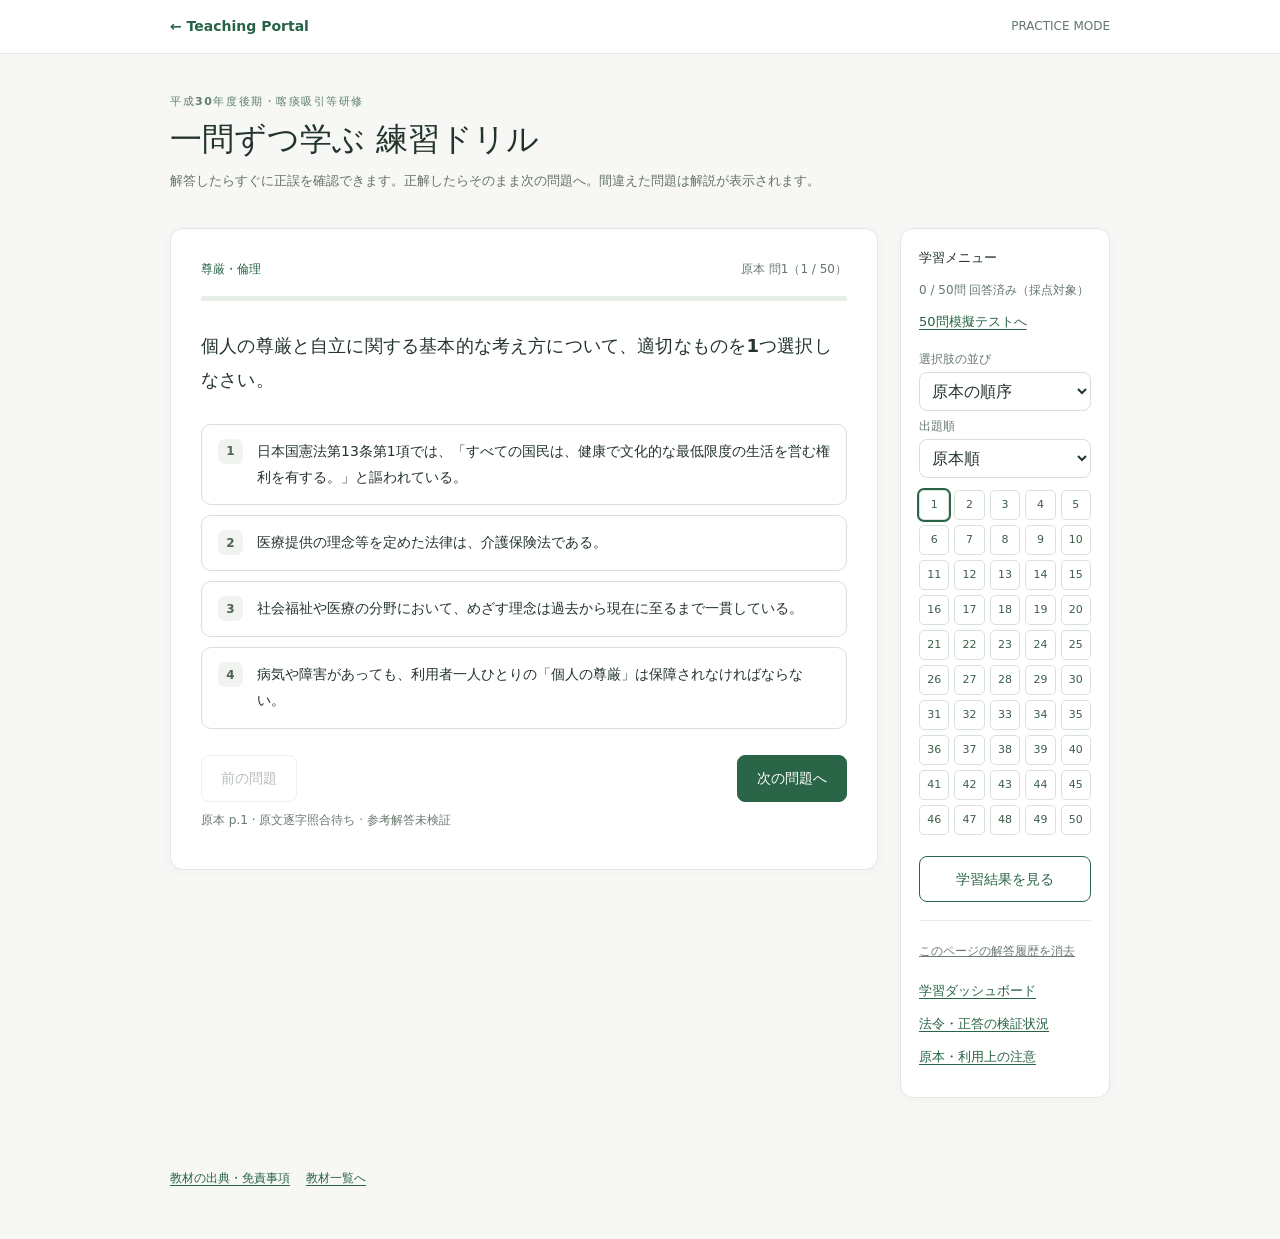
<file: materials/care/suction-2018-quiz.html>
<!doctype html>
<html lang="ja"><head><meta charset="utf-8"><meta name="viewport" content="width=device-width,initial-scale=1"><title>喀痰吸引等研修｜練習ドリル｜Teaching Portal</title><link rel="stylesheet" href="practice.css"><link rel="manifest" href="../../manifest.webmanifest"><meta name="theme-color" content="#245d43"><link rel="icon" type="image/svg+xml" href="../../assets/app-icon.svg"></head>
<body data-mode="drill"><header class="mast"><div class="shell mast-inner"><a class="brand" href="../../index.html">← Teaching Portal</a><span class="mode">PRACTICE MODE</span></div></header>
<div class="shell"><div class="hero"><p id="vault-save-status" class="muted" role="status" aria-live="polite"></p><div class="eyebrow">平成30年度後期・喀痰吸引等研修</div><h1>一問ずつ学ぶ 練習ドリル</h1><p class="sub">解答したらすぐに正誤を確認できます。正解したらそのまま次の問題へ。間違えた問題は解説が表示されます。</p></div>
<div class="layout"><div class="surface maincard" id="screen">
<div class="statbar"><span class="topic" id="category"></span><span id="position"></span></div><div class="progress"><div id="progress"></div></div>
<h2 class="question-title" id="question"></h2><div class="diagram muted" id="diagram" hidden></div>
<div class="options" id="options"></div><div id="feedback" aria-live="polite"></div>
<div class="actions"><button class="btn ghost" id="prev" type="button">前の問題</button><button class="btn" id="next" type="button">次の問題へ</button></div>
<p class="muted" id="source-page"></p></div>
<div class="surface maincard result-page" id="report" hidden><span class="tag">RESULTS</span><h2 id="report-title"></h2><div class="score" id="score"></div><div class="metrics" id="metrics"></div>
<p class="notice" id="quality"></p><hr class="divider"><h3 class="section-title">分野別の正答率</h3><div id="weak"></div>
<h3 class="section-title">要復習の問題</h3><div class="misslist" id="wrong-list"></div><p class="details" id="review-dialog" hidden style="white-space:pre-wrap"></p>
<div class="actions"><button class="btn secondary" id="retry-wrong" type="button">間違えた問題を練習</button><button class="btn" id="restart" type="button">全50問をやり直す</button></div><button class="btn ghost" id="back" type="button">問題画面に戻る</button></div>
<aside class="surface side"><h2>学習メニュー</h2><p id="counter"></p><a href="suction-2018-test.html">50問模擬テストへ</a>
<label class="muted" for="choice-order">選択肢の並び</label><select id="choice-order"><option value="original">原本の順序</option><option value="shuffled">ランダムに入れ替える</option></select>
<label class="muted" for="order">出題順</label><select id="order"><option value="ordered">原本順</option><option value="random">ランダム</option></select>
<div id="navigator" class="grid-numbers" aria-label="問題一覧"></div><button class="btn secondary" id="finish" type="button">学習結果を見る</button>
<div class="utility"><button type="button" id="reset">このページの解答履歴を消去</button><a href="dashboard.html">学習ダッシュボード</a><a href="regulations.html">法令・正答の検証状況</a><a id="source" href="disclaimer.html">原本・利用上の注意</a></div>
</aside></div><nav class="secondary-links"><a href="disclaimer.html">教材の出典・免責事項</a><a href="../../index.html">教材一覧へ</a></nav></div>
<script src="../../assets/guest-session.js"></script><script src="../../assets/study-mode.js"></script><script src="../../assets/profiles.js"></script><script src="../../assets/secure-vault.js"></script><script src="../../assets/profile-backup.js"></script><script src="suction-2018-questions-1.js"></script><script src="suction-2018-questions-2.js"></script><script src="curriculum.js"></script><script src="question21-image.js"></script><script src="practice.js"></script><script>if('serviceWorker' in navigator){window.addEventListener('load',()=>navigator.serviceWorker.register('../../sw.js').catch(()=>{}))}</script></body></html>
</file>
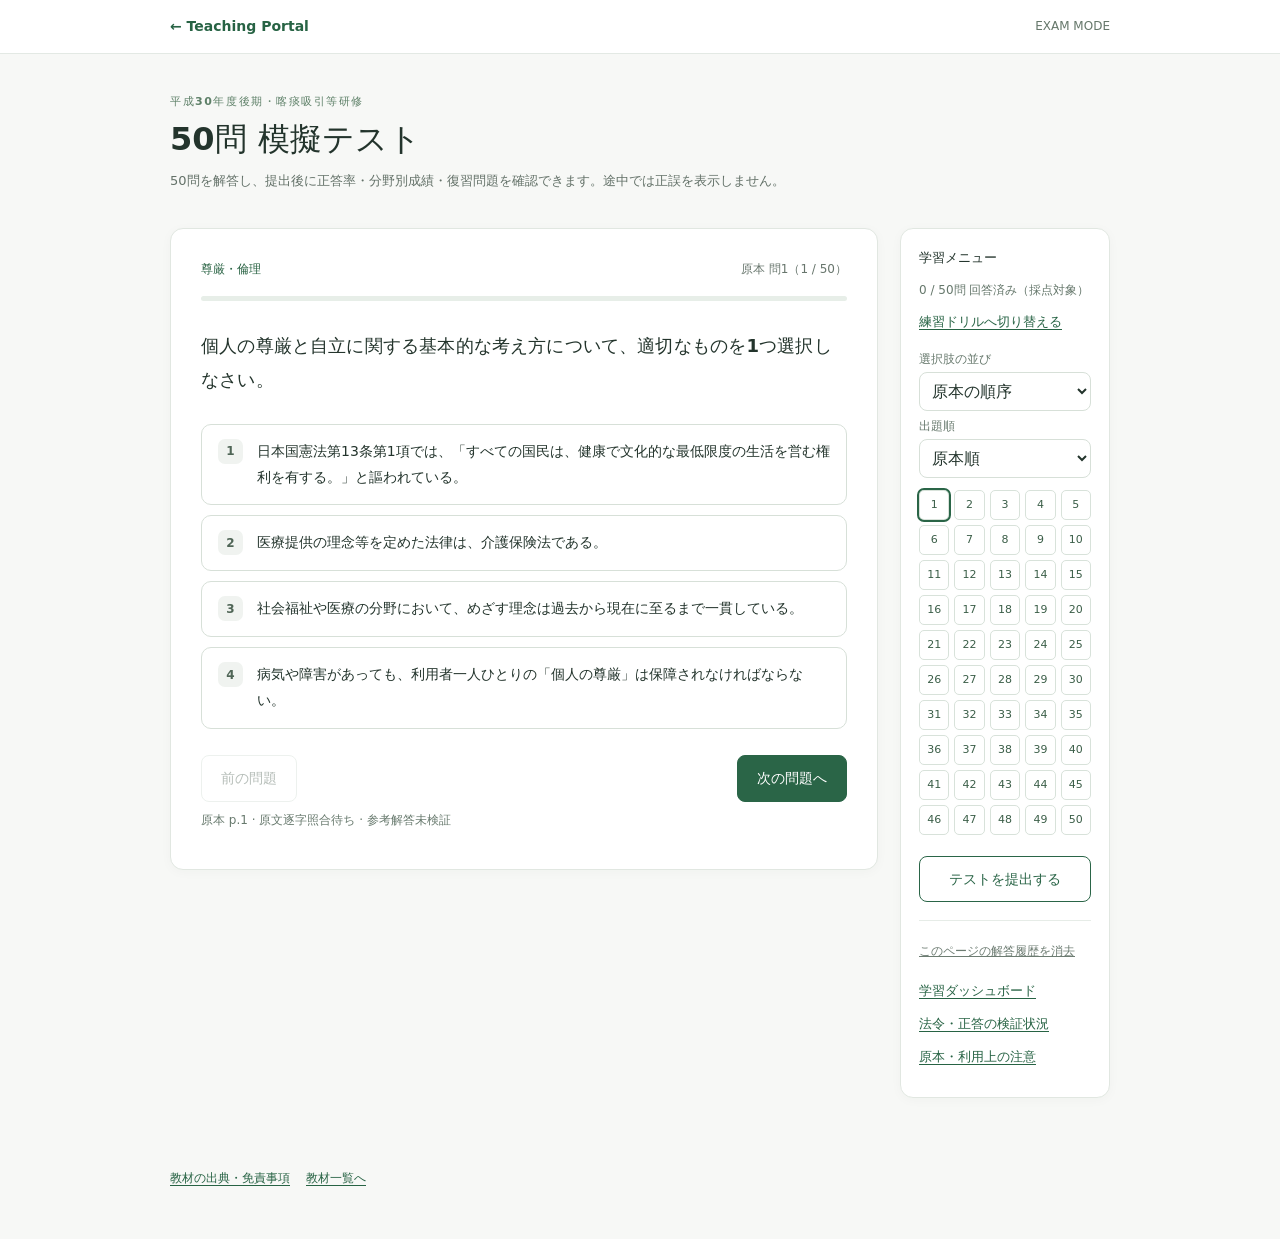
<file: materials/care/suction-2018-test.html>
<!doctype html>
<html lang="ja"><head><meta charset="utf-8"><meta name="viewport" content="width=device-width,initial-scale=1"><title>喀痰吸引等研修｜テスト｜Teaching Portal</title><link rel="stylesheet" href="practice.css"><link rel="manifest" href="../../manifest.webmanifest"><meta name="theme-color" content="#245d43"><link rel="icon" type="image/svg+xml" href="../../assets/app-icon.svg"></head>
<body data-mode="test"><header class="mast"><div class="shell mast-inner"><a class="brand" href="../../index.html">← Teaching Portal</a><span class="mode">EXAM MODE</span></div></header>
<div class="shell"><div class="hero"><p id="vault-save-status" class="muted" role="status" aria-live="polite"></p><div class="eyebrow">平成30年度後期・喀痰吸引等研修</div><h1>50問 模擬テスト</h1><p class="sub">50問を解答し、提出後に正答率・分野別成績・復習問題を確認できます。途中では正誤を表示しません。</p></div>
<div class="layout"><div class="surface maincard" id="screen">
<div class="statbar"><span class="topic" id="category"></span><span id="position"></span></div><div class="progress"><div id="progress"></div></div>
<h2 class="question-title" id="question"></h2><div class="diagram muted" id="diagram" hidden></div>
<div class="options" id="options"></div><div id="feedback" aria-live="polite"></div>
<div class="actions"><button class="btn ghost" id="prev" type="button">前の問題</button><button class="btn" id="next" type="button">次の問題へ</button></div>
<p class="muted" id="source-page"></p></div>
<div class="surface maincard result-page" id="report" hidden><span class="tag">RESULTS</span><h2 id="report-title"></h2><div class="score" id="score"></div><div class="metrics" id="metrics"></div>
<p class="notice" id="quality"></p><hr class="divider"><h3 class="section-title">分野別の正答率</h3><div id="weak"></div>
<h3 class="section-title">要復習の問題</h3><div class="misslist" id="wrong-list"></div><p class="details" id="review-dialog" hidden style="white-space:pre-wrap"></p>
<div class="actions"><button class="btn secondary" id="retry-wrong" type="button">間違えた問題を練習</button><button class="btn" id="restart" type="button">全50問をやり直す</button></div><button class="btn ghost" id="back" type="button">問題画面に戻る</button></div>
<aside class="surface side"><h2>学習メニュー</h2><p id="counter"></p><a href="suction-2018-quiz.html">練習ドリルへ切り替える</a>
<label class="muted" for="choice-order">選択肢の並び</label><select id="choice-order"><option value="original">原本の順序</option><option value="shuffled">ランダムに入れ替える</option></select>
<label class="muted" for="order">出題順</label><select id="order"><option value="ordered">原本順</option><option value="random">ランダム</option></select>
<div id="navigator" class="grid-numbers" aria-label="問題一覧"></div><button class="btn secondary" id="finish" type="button">テストを提出する</button>
<div class="utility"><button type="button" id="reset">このページの解答履歴を消去</button><a href="dashboard.html">学習ダッシュボード</a><a href="regulations.html">法令・正答の検証状況</a><a id="source" href="disclaimer.html">原本・利用上の注意</a></div>
</aside></div><nav class="secondary-links"><a href="disclaimer.html">教材の出典・免責事項</a><a href="../../index.html">教材一覧へ</a></nav></div>
<script src="../../assets/guest-session.js"></script><script src="../../assets/study-mode.js"></script><script src="../../assets/profiles.js"></script><script src="../../assets/secure-vault.js"></script><script src="../../assets/profile-backup.js"></script><script src="suction-2018-questions-1.js"></script><script src="suction-2018-questions-2.js"></script><script src="curriculum.js"></script><script src="question21-image.js"></script><script src="practice.js"></script><script>if('serviceWorker' in navigator){window.addEventListener('load',()=>navigator.serviceWorker.register('../../sw.js').catch(()=>{}))}</script></body></html>
</file>
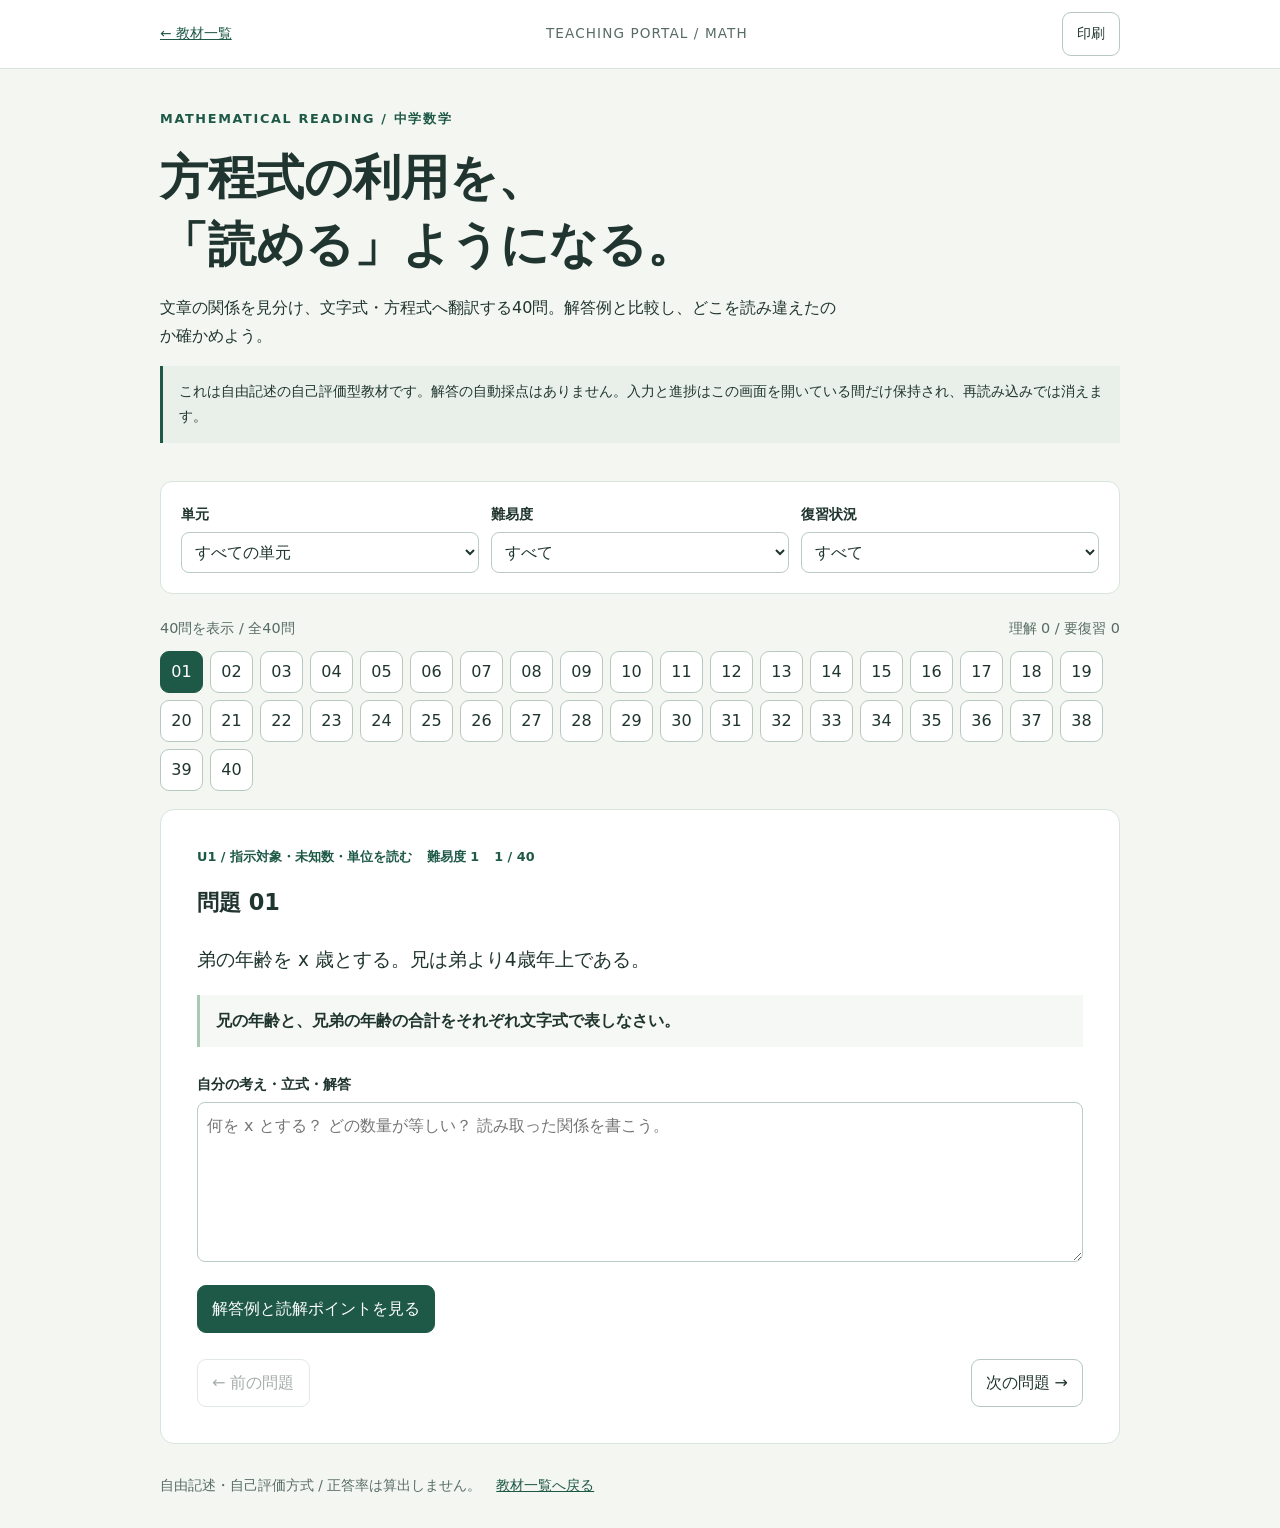
<file: materials/math/equation-reading.html>
<!doctype html>
<html lang="ja"><head><meta charset="utf-8"><meta name="viewport" content="width=device-width,initial-scale=1">
<meta name="theme-color" content="#203d37"><title>方程式の利用｜文章題読解特訓</title>
<link rel="stylesheet" href="equation-reading.css">
<script src="equation-reading-bank.js" defer></script><script src="equation-reading.js" defer></script></head>
<body>
<header class="top"><a href="../../library.html">← 教材一覧</a><span>TEACHING PORTAL / MATH</span><button type="button" id="print">印刷</button></header>
<main class="wrap">
<section class="intro"><span class="eyebrow">MATHEMATICAL READING / 中学数学</span><h1>方程式の利用を、<br>「読める」ようになる。</h1><p>文章の関係を見分け、文字式・方程式へ翻訳する40問。解答例と比較し、どこを読み違えたのか確かめよう。</p><p class="notice">これは自由記述の自己評価型教材です。解答の自動採点はありません。入力と進捗はこの画面を開いている間だけ保持され、再読み込みでは消えます。</p></section>
<section class="controls" aria-label="問題を選ぶ"><div><label for="unit">単元</label><select id="unit"><option value="all">すべての単元</option></select></div><div><label for="level">難易度</label><select id="level"><option value="all">すべて</option><option value="1">Lv 1</option><option value="2">Lv 2</option><option value="3">Lv 3</option><option value="4">Lv 4</option></select></div><div><label for="status-filter">復習状況</label><select id="status-filter"><option value="all">すべて</option><option value="unseen">未評価</option><option value="retry">要復習</option><option value="done">理解できた</option></select></div></section>
<section class="summary" aria-live="polite"><span id="count">40問</span><span id="stats">理解 0 / 要復習 0</span></section>
<nav id="numbers" class="numbers" aria-label="問題番号"></nav>
<section id="problem" class="problem" aria-labelledby="question-title">
<div class="meta"><span id="unit-label"></span><span id="level-label"></span><span id="position"></span></div>
<h2 id="question-title"></h2><p id="question-body" class="stem"></p><p id="question-task" class="task"></p>
<label for="response">自分の考え・立式・解答</label><textarea id="response" rows="5" placeholder="何を x とする？ どの数量が等しい？ 読み取った関係を書こう。"></textarea>
<div class="actions"><button id="reveal" type="button" class="primary" aria-expanded="false">解答例と読解ポイントを見る</button></div>
<section id="solution" class="solution" hidden><h3>解答例</h3><p id="answer"></p><h3>読むポイント</h3><p id="focus"></p><details><summary>間違えやすい読み方</summary><p id="pitfall"></p></details><fieldset><legend>解答例と比較して自己評価</legend><button type="button" id="mark-done">理解できた</button><button type="button" id="mark-retry">要復習</button><button type="button" id="mark-clear">評価を取り消す</button></fieldset></section>
<div class="bottom-nav"><button type="button" id="prev">← 前の問題</button><button type="button" id="next">次の問題 →</button></div></section>
<p id="empty" class="empty" hidden>条件に一致する問題がありません。絞り込みを変更してください。</p>
<footer>自由記述・自己評価方式 / 正答率は算出しません。<a href="../../library.html">教材一覧へ戻る</a></footer></main>
</body></html>
</file>
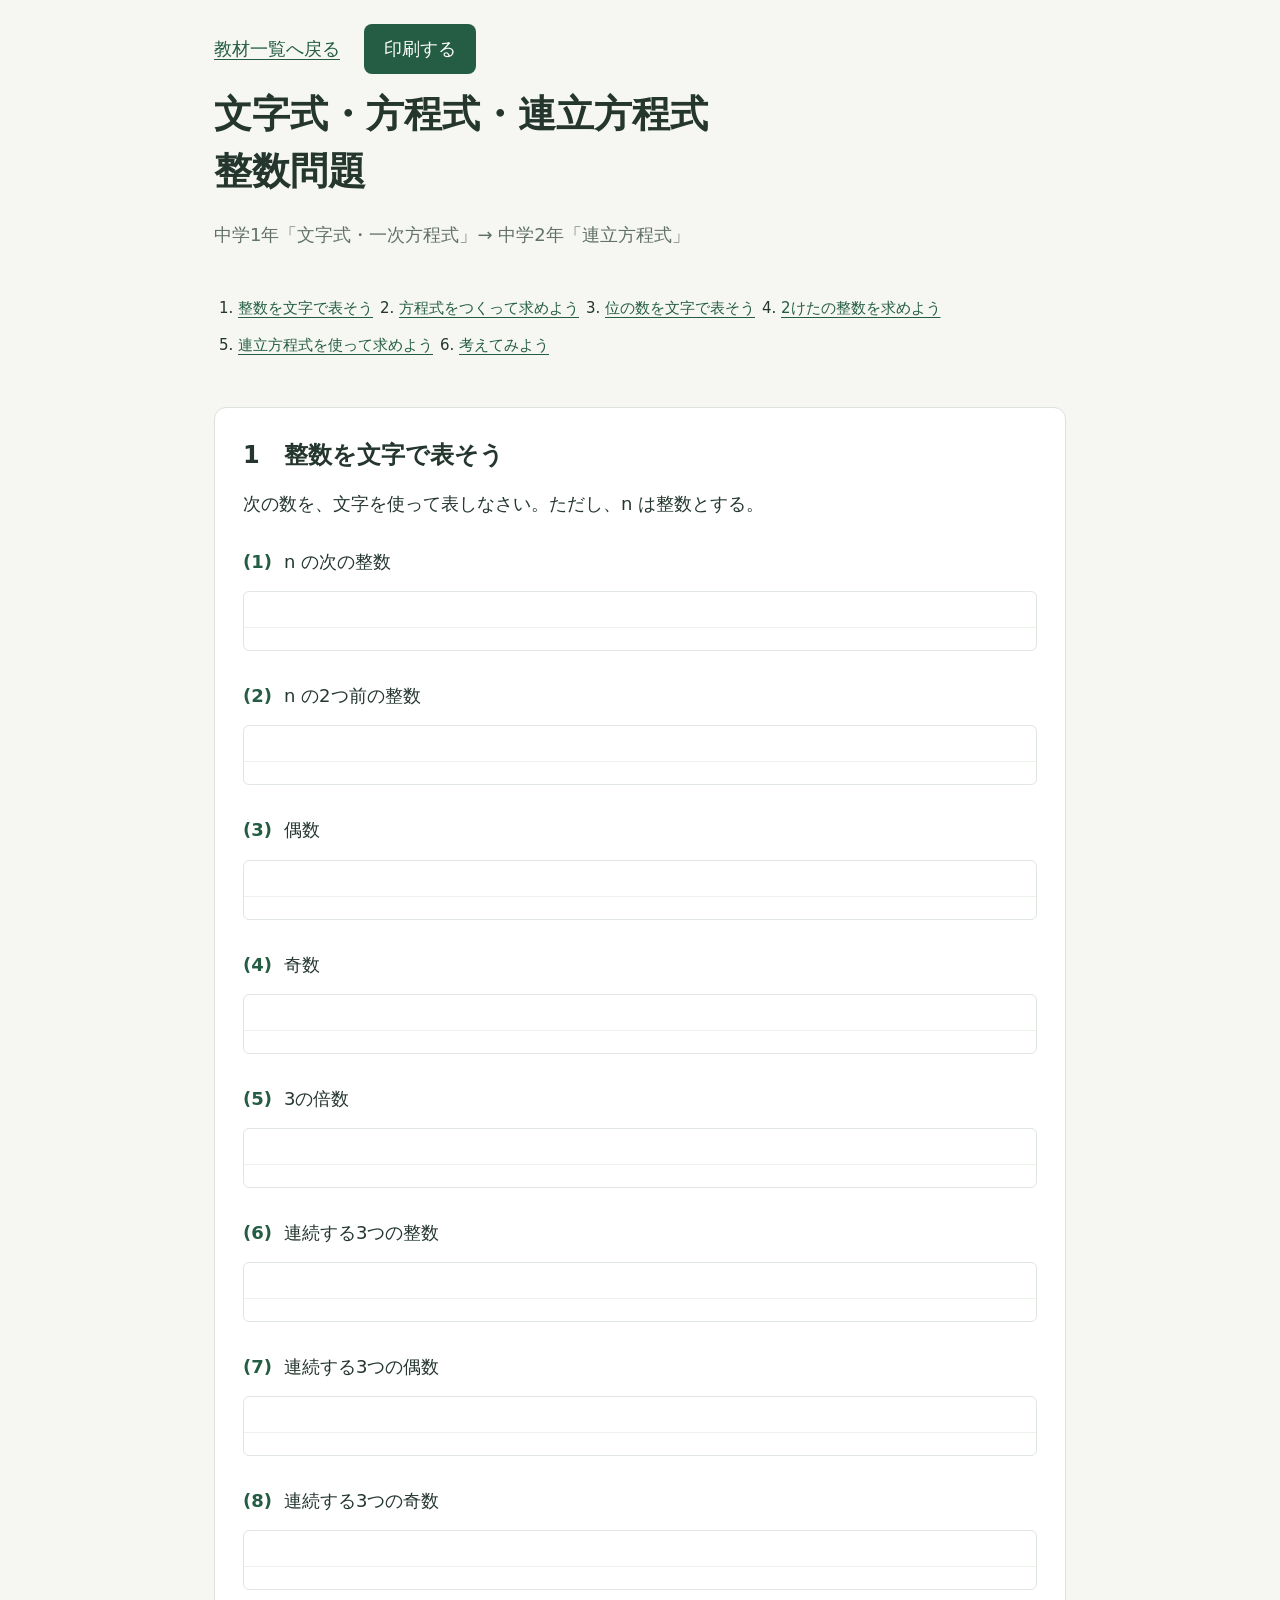
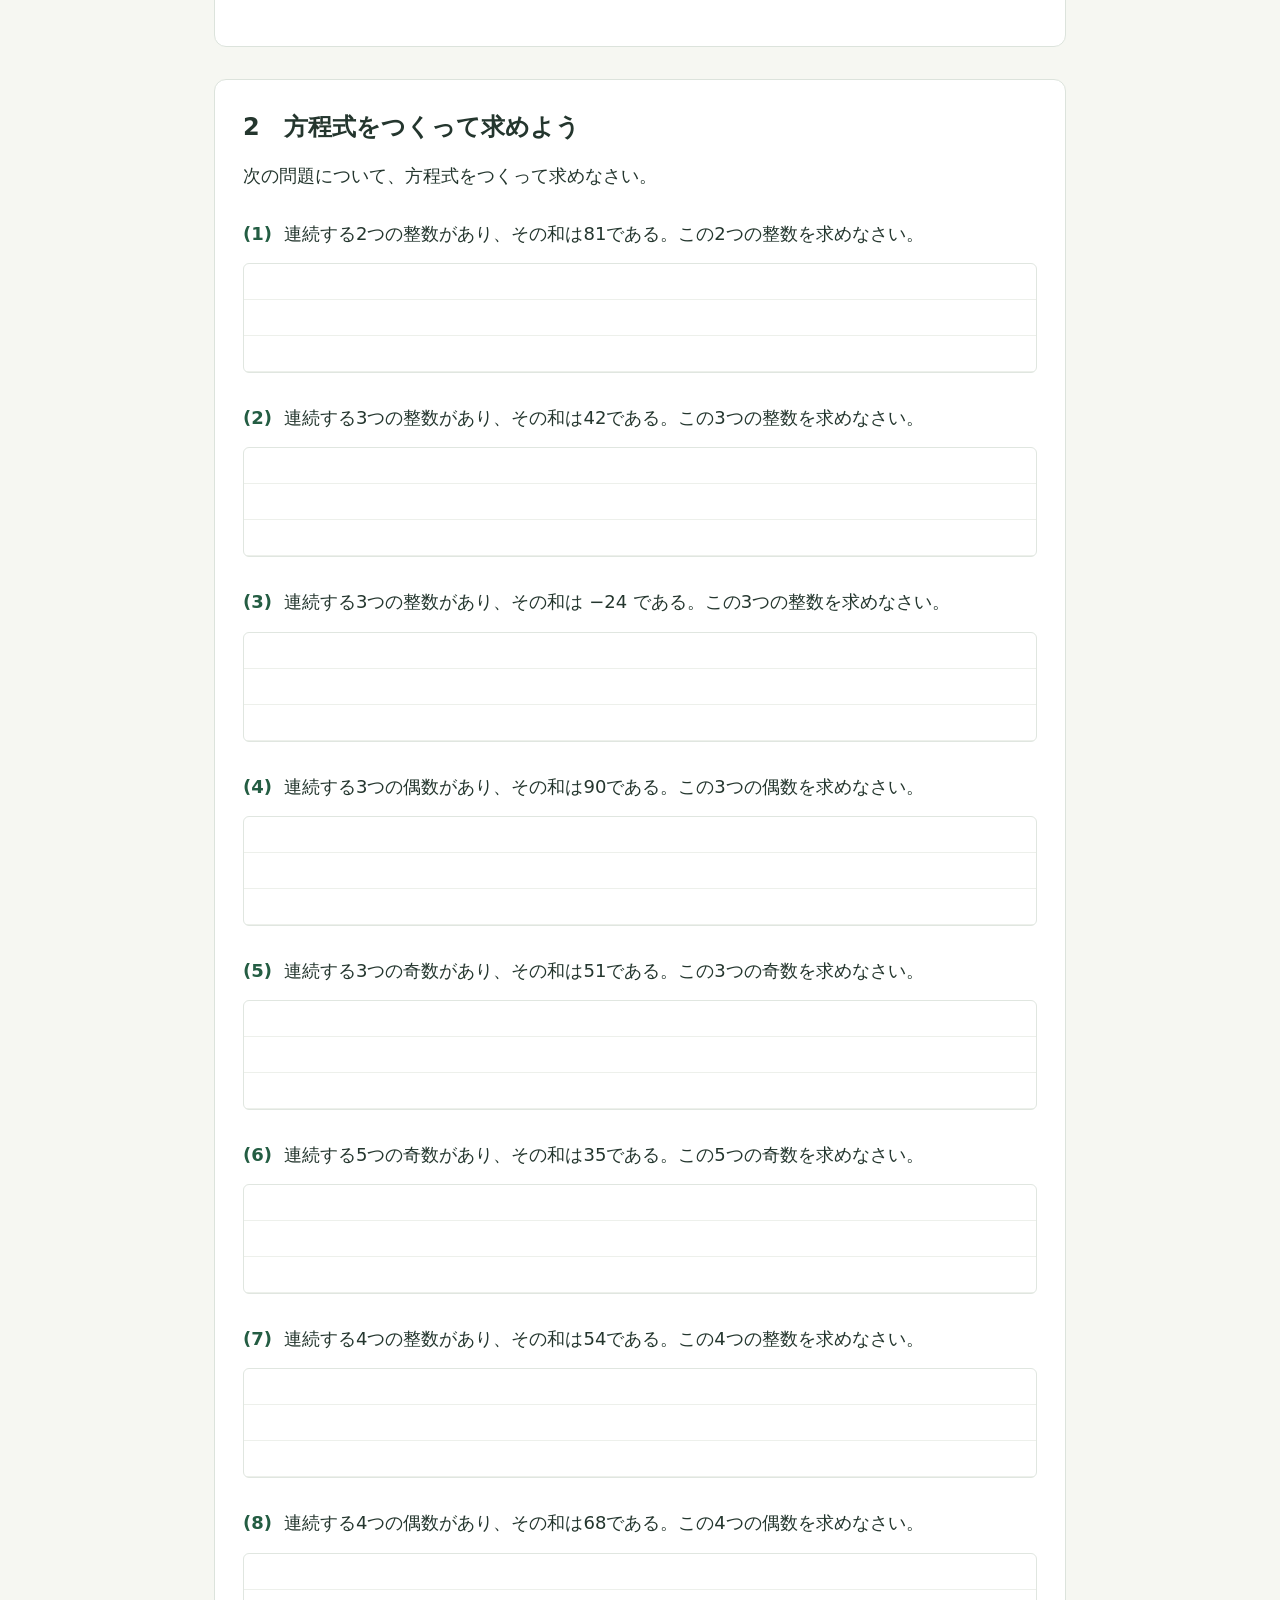
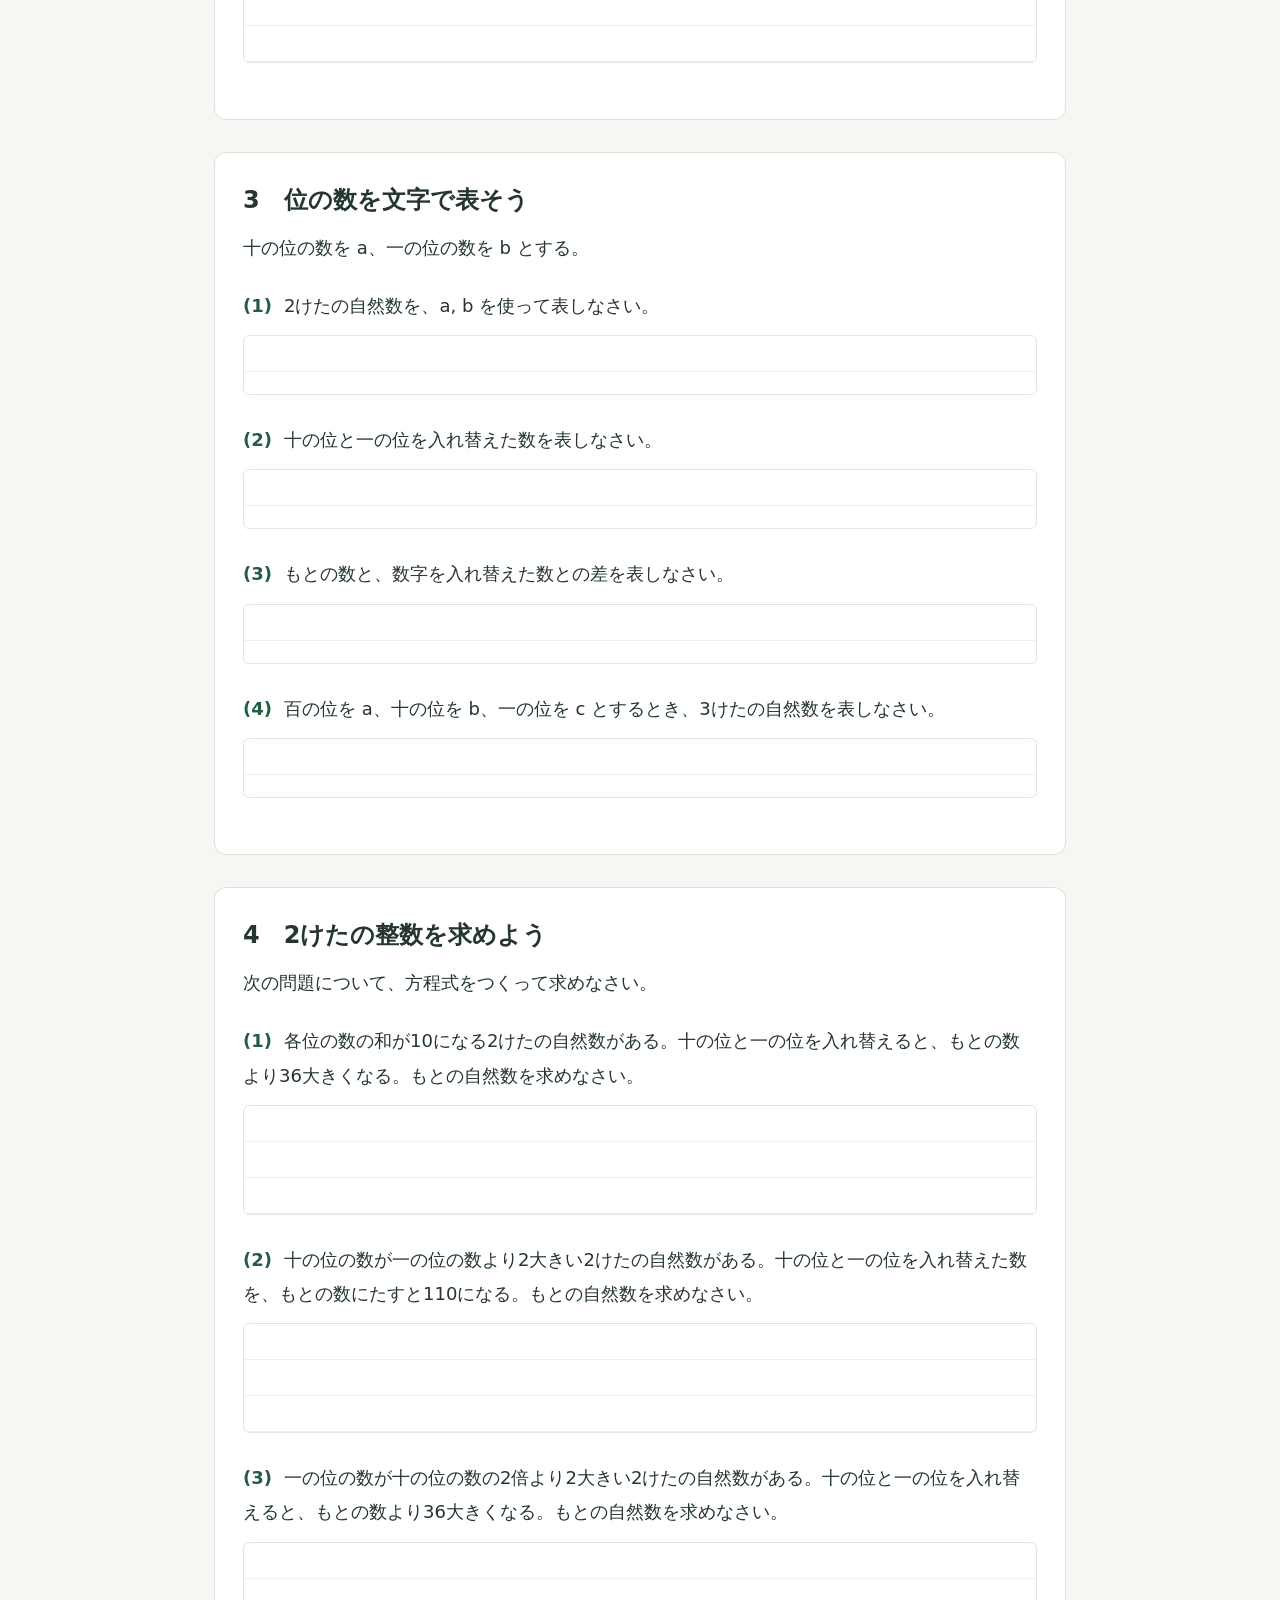
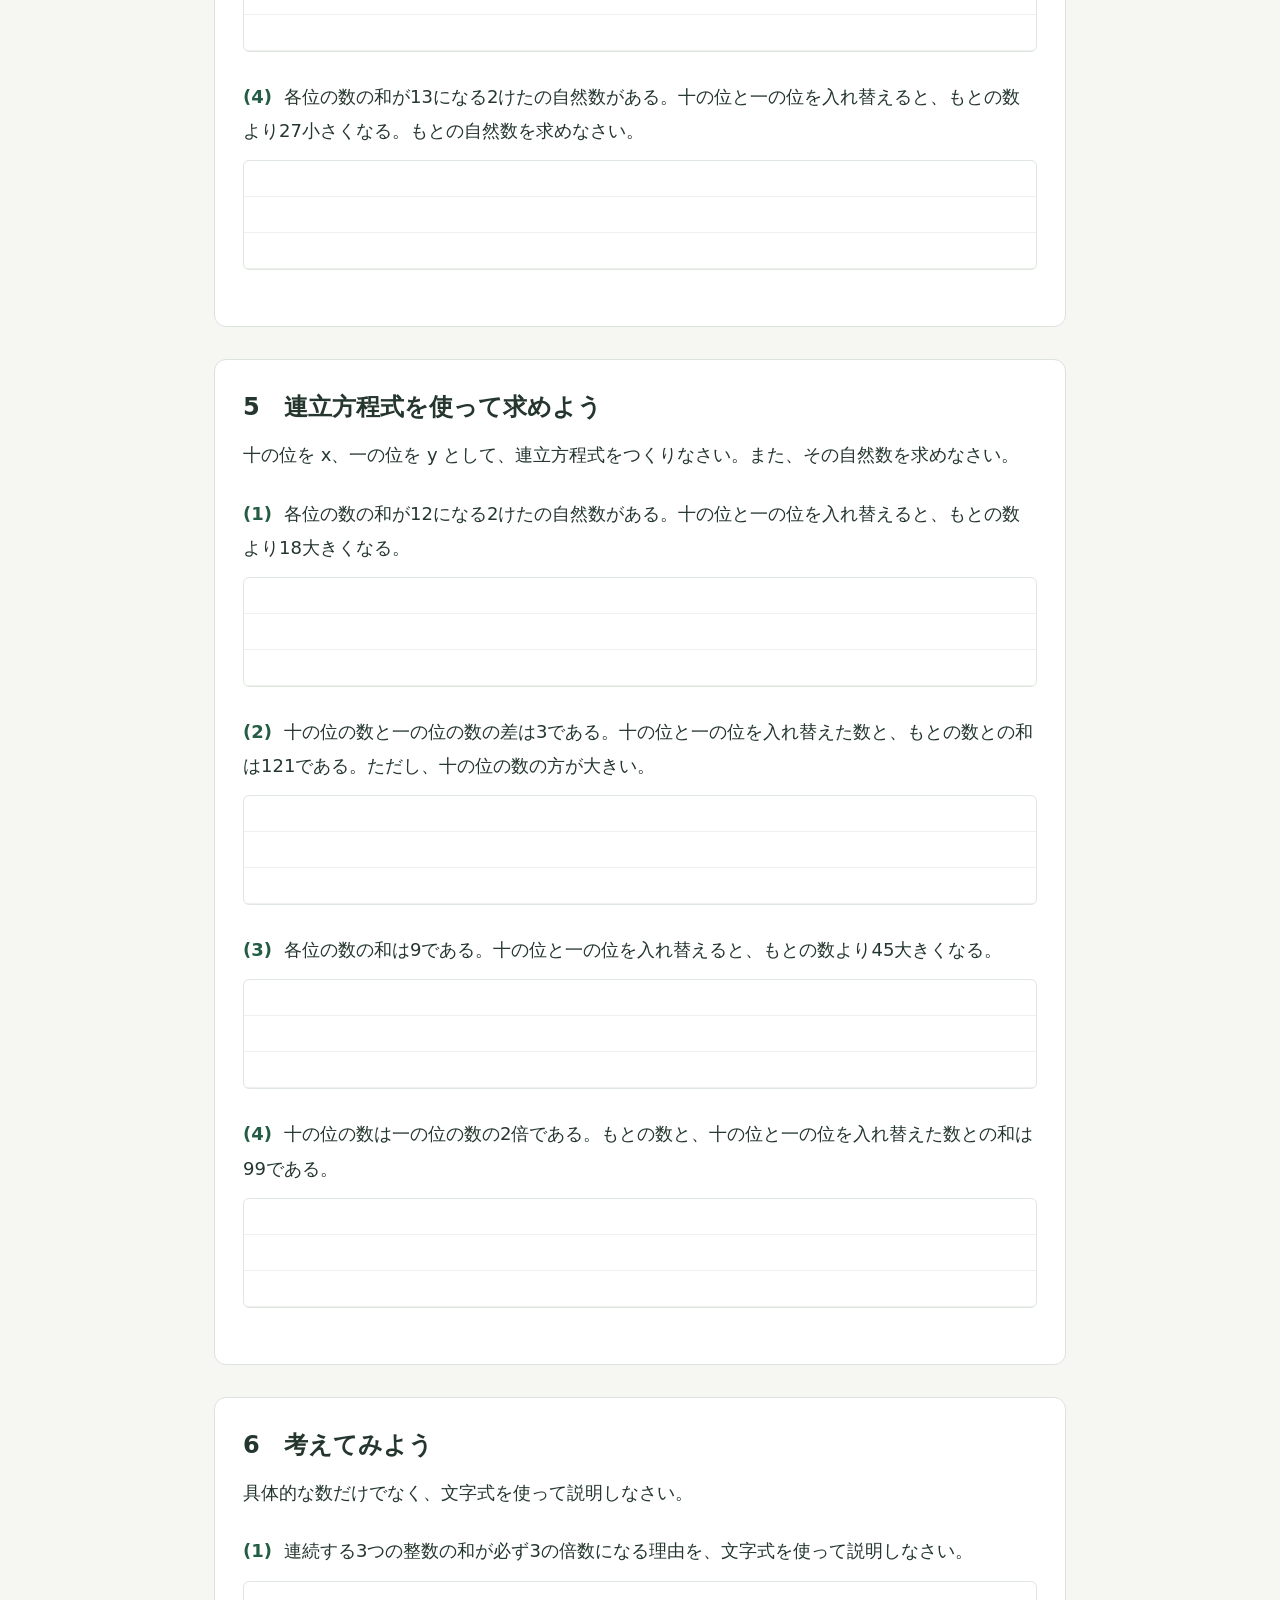
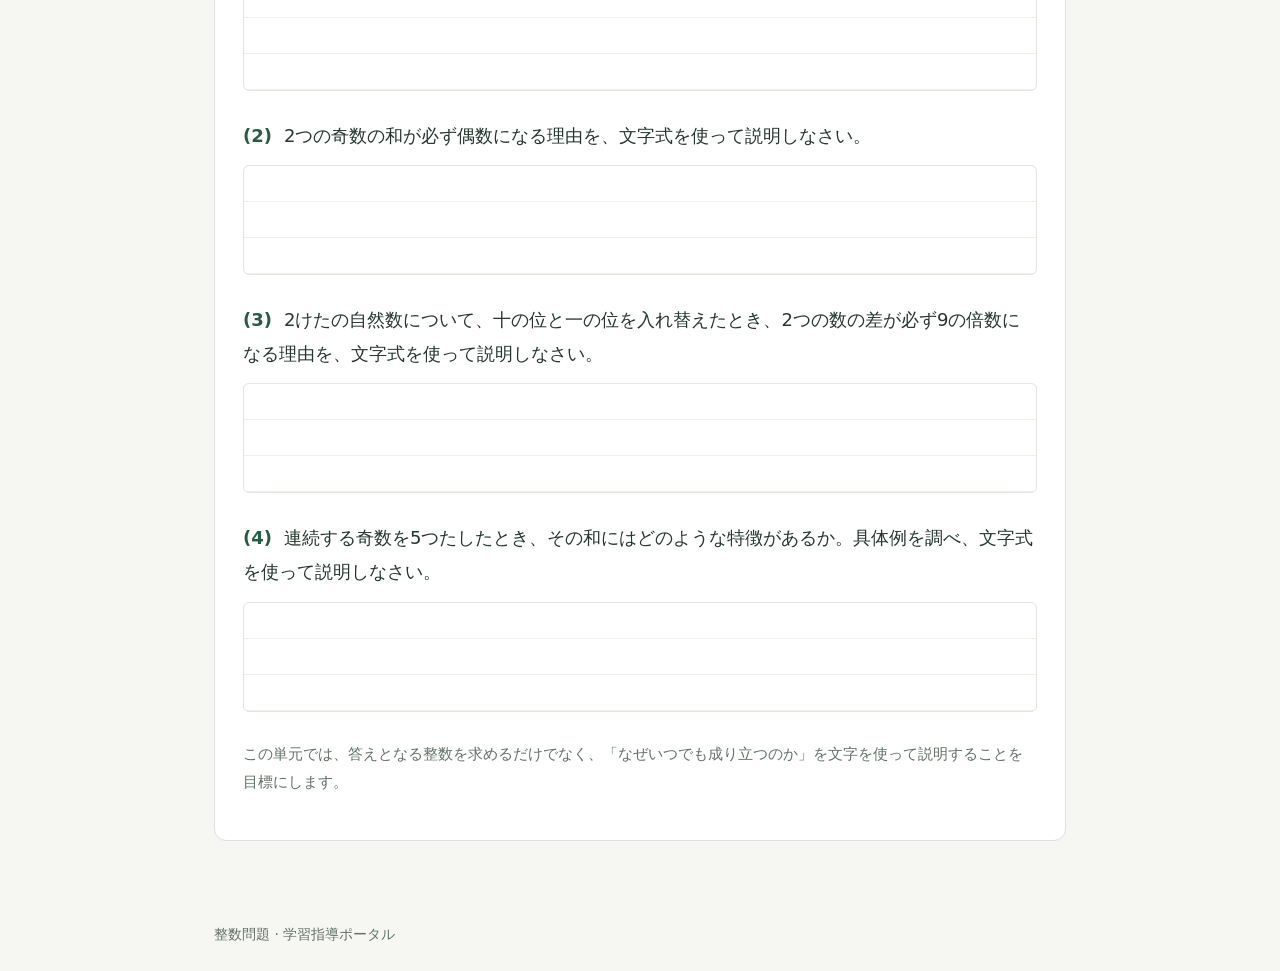
<file: materials/math/integer-equations.html>
<!doctype html><html lang="ja"><head><meta charset="utf-8"><meta name="viewport" content="width=device-width,initial-scale=1"><title>整数と方程式の問題集｜学習指導ポータル</title><style>*{box-sizing:border-box}body{margin:0;background:#f6f7f2;color:#24362e;font-family:system-ui,"Yu Gothic",sans-serif;font-size:18px;line-height:1.9}main,header,nav,footer{max-width:900px;margin:auto;padding:24px}h1{font-size:clamp(26px,4vw,38px);line-height:1.5;margin:12px 0}h2{font-size:24px;line-height:1.6;margin:0 0 12px}.lead{color:#627168}a{color:#245d43;text-underline-offset:4px}.tools{display:flex;gap:24px;align-items:center;flex-wrap:wrap}button{font:inherit;background:#245d43;color:white;border:0;border-radius:8px;padding:8px 20px;cursor:pointer}a:focus-visible,button:focus-visible{outline:3px solid #ca942f;outline-offset:4px}nav{padding-top:0}nav ol{display:flex;flex-wrap:wrap;gap:8px 26px;margin:0;padding-left:24px}nav li{font-size:15px}section{margin-bottom:32px;background:white;border:1px solid #dce3dc;border-radius:12px;padding:28px;scroll-margin-top:20px}.instruction{margin:0 0 24px}.problems{padding:0;list-style:none;margin:0}.question{margin-bottom:28px;break-inside:avoid}.question p{margin:0 0 12px}.number{display:inline-block;font-weight:700;color:#245d43;margin-right:12px}.workspace{min-height:110px;border:1px solid #e0e6e0;border-radius:6px;background:repeating-linear-gradient(white,white 35px,#edf0eb 35px,#edf0eb 36px)}.short .workspace{min-height:60px}.note{color:#627168;font-size:15px}footer{font-size:14px;color:#627168}@media(max-width:600px){main,header,nav,footer{padding:18px}section{padding:20px}body{font-size:17px}h2{font-size:22px}}@media print{@page{size:A4;margin:15mm}body{background:white;color:black;font-size:11pt;line-height:1.7}header{padding:0 0 5mm}main,footer{padding:0;max-width:none}h1{font-size:20pt}h2{font-size:15pt}nav,.tools,footer{display:none}section{border:0;border-radius:0;padding:0;margin:0;break-before:page}section:first-child{break-before:auto}.question{margin-bottom:6mm}.workspace{min-height:25mm;border-color:#aaa;background:none}.short .workspace{min-height:12mm}.instruction{margin-bottom:5mm}.number{color:black}.lead{color:black}}</style></head><body><header><div class="tools"><a href="../../index.html">教材一覧へ戻る</a><button id="print" type="button">印刷する</button></div><h1>文字式・方程式・連立方程式<br>整数問題</h1><p class="lead">中学1年「文字式・一次方程式」→ 中学2年「連立方程式」</p></header><nav aria-label="単元一覧"><ol>
<li><a href="#section-1">整数を文字で表そう</a></li>
<li><a href="#section-2">方程式をつくって求めよう</a></li>
<li><a href="#section-3">位の数を文字で表そう</a></li>
<li><a href="#section-4">2けたの整数を求めよう</a></li>
<li><a href="#section-5">連立方程式を使って求めよう</a></li>
<li><a href="#section-6">考えてみよう</a></li>
</ol></nav><main>
<section id="section-1" class="short"><h2>1　整数を文字で表そう</h2><p class="instruction">次の数を、文字を使って表しなさい。ただし、n は整数とする。</p><ol class="problems">
<li class="question"><p><span class="number">(1)</span>n の次の整数</p><div class="workspace" aria-hidden="true"></div></li>
<li class="question"><p><span class="number">(2)</span>n の2つ前の整数</p><div class="workspace" aria-hidden="true"></div></li>
<li class="question"><p><span class="number">(3)</span>偶数</p><div class="workspace" aria-hidden="true"></div></li>
<li class="question"><p><span class="number">(4)</span>奇数</p><div class="workspace" aria-hidden="true"></div></li>
<li class="question"><p><span class="number">(5)</span>3の倍数</p><div class="workspace" aria-hidden="true"></div></li>
<li class="question"><p><span class="number">(6)</span>連続する3つの整数</p><div class="workspace" aria-hidden="true"></div></li>
<li class="question"><p><span class="number">(7)</span>連続する3つの偶数</p><div class="workspace" aria-hidden="true"></div></li>
<li class="question"><p><span class="number">(8)</span>連続する3つの奇数</p><div class="workspace" aria-hidden="true"></div></li>
</ol>
</section>
<section id="section-2" class="long"><h2>2　方程式をつくって求めよう</h2><p class="instruction">次の問題について、方程式をつくって求めなさい。</p><ol class="problems">
<li class="question"><p><span class="number">(1)</span>連続する2つの整数があり、その和は81である。この2つの整数を求めなさい。</p><div class="workspace" aria-hidden="true"></div></li>
<li class="question"><p><span class="number">(2)</span>連続する3つの整数があり、その和は42である。この3つの整数を求めなさい。</p><div class="workspace" aria-hidden="true"></div></li>
<li class="question"><p><span class="number">(3)</span>連続する3つの整数があり、その和は −24 である。この3つの整数を求めなさい。</p><div class="workspace" aria-hidden="true"></div></li>
<li class="question"><p><span class="number">(4)</span>連続する3つの偶数があり、その和は90である。この3つの偶数を求めなさい。</p><div class="workspace" aria-hidden="true"></div></li>
<li class="question"><p><span class="number">(5)</span>連続する3つの奇数があり、その和は51である。この3つの奇数を求めなさい。</p><div class="workspace" aria-hidden="true"></div></li>
<li class="question"><p><span class="number">(6)</span>連続する5つの奇数があり、その和は35である。この5つの奇数を求めなさい。</p><div class="workspace" aria-hidden="true"></div></li>
<li class="question"><p><span class="number">(7)</span>連続する4つの整数があり、その和は54である。この4つの整数を求めなさい。</p><div class="workspace" aria-hidden="true"></div></li>
<li class="question"><p><span class="number">(8)</span>連続する4つの偶数があり、その和は68である。この4つの偶数を求めなさい。</p><div class="workspace" aria-hidden="true"></div></li>
</ol>
</section>
<section id="section-3" class="short"><h2>3　位の数を文字で表そう</h2><p class="instruction">十の位の数を a、一の位の数を b とする。</p><ol class="problems">
<li class="question"><p><span class="number">(1)</span>2けたの自然数を、a, b を使って表しなさい。</p><div class="workspace" aria-hidden="true"></div></li>
<li class="question"><p><span class="number">(2)</span>十の位と一の位を入れ替えた数を表しなさい。</p><div class="workspace" aria-hidden="true"></div></li>
<li class="question"><p><span class="number">(3)</span>もとの数と、数字を入れ替えた数との差を表しなさい。</p><div class="workspace" aria-hidden="true"></div></li>
<li class="question"><p><span class="number">(4)</span>百の位を a、十の位を b、一の位を c とするとき、3けたの自然数を表しなさい。</p><div class="workspace" aria-hidden="true"></div></li>
</ol>
</section>
<section id="section-4" class="long"><h2>4　2けたの整数を求めよう</h2><p class="instruction">次の問題について、方程式をつくって求めなさい。</p><ol class="problems">
<li class="question"><p><span class="number">(1)</span>各位の数の和が10になる2けたの自然数がある。十の位と一の位を入れ替えると、もとの数より36大きくなる。もとの自然数を求めなさい。</p><div class="workspace" aria-hidden="true"></div></li>
<li class="question"><p><span class="number">(2)</span>十の位の数が一の位の数より2大きい2けたの自然数がある。十の位と一の位を入れ替えた数を、もとの数にたすと110になる。もとの自然数を求めなさい。</p><div class="workspace" aria-hidden="true"></div></li>
<li class="question"><p><span class="number">(3)</span>一の位の数が十の位の数の2倍より2大きい2けたの自然数がある。十の位と一の位を入れ替えると、もとの数より36大きくなる。もとの自然数を求めなさい。</p><div class="workspace" aria-hidden="true"></div></li>
<li class="question"><p><span class="number">(4)</span>各位の数の和が13になる2けたの自然数がある。十の位と一の位を入れ替えると、もとの数より27小さくなる。もとの自然数を求めなさい。</p><div class="workspace" aria-hidden="true"></div></li>
</ol>
</section>
<section id="section-5" class="long"><h2>5　連立方程式を使って求めよう</h2><p class="instruction">十の位を x、一の位を y として、連立方程式をつくりなさい。また、その自然数を求めなさい。</p><ol class="problems">
<li class="question"><p><span class="number">(1)</span>各位の数の和が12になる2けたの自然数がある。十の位と一の位を入れ替えると、もとの数より18大きくなる。</p><div class="workspace" aria-hidden="true"></div></li>
<li class="question"><p><span class="number">(2)</span>十の位の数と一の位の数の差は3である。十の位と一の位を入れ替えた数と、もとの数との和は121である。ただし、十の位の数の方が大きい。</p><div class="workspace" aria-hidden="true"></div></li>
<li class="question"><p><span class="number">(3)</span>各位の数の和は9である。十の位と一の位を入れ替えると、もとの数より45大きくなる。</p><div class="workspace" aria-hidden="true"></div></li>
<li class="question"><p><span class="number">(4)</span>十の位の数は一の位の数の2倍である。もとの数と、十の位と一の位を入れ替えた数との和は99である。</p><div class="workspace" aria-hidden="true"></div></li>
</ol>
</section>
<section id="section-6" class="long"><h2>6　考えてみよう</h2><p class="instruction">具体的な数だけでなく、文字式を使って説明しなさい。</p><ol class="problems">
<li class="question"><p><span class="number">(1)</span>連続する3つの整数の和が必ず3の倍数になる理由を、文字式を使って説明しなさい。</p><div class="workspace" aria-hidden="true"></div></li>
<li class="question"><p><span class="number">(2)</span>2つの奇数の和が必ず偶数になる理由を、文字式を使って説明しなさい。</p><div class="workspace" aria-hidden="true"></div></li>
<li class="question"><p><span class="number">(3)</span>2けたの自然数について、十の位と一の位を入れ替えたとき、2つの数の差が必ず9の倍数になる理由を、文字式を使って説明しなさい。</p><div class="workspace" aria-hidden="true"></div></li>
<li class="question"><p><span class="number">(4)</span>連続する奇数を5つたしたとき、その和にはどのような特徴があるか。具体例を調べ、文字式を使って説明しなさい。</p><div class="workspace" aria-hidden="true"></div></li>
</ol>
<p class="note">この単元では、答えとなる整数を求めるだけでなく、「なぜいつでも成り立つのか」を文字を使って説明することを目標にします。</p>
</section>
</main><footer>整数問題 · 学習指導ポータル</footer><script>document.getElementById("print").addEventListener("click",()=>window.print());</script></body></html>
</file>
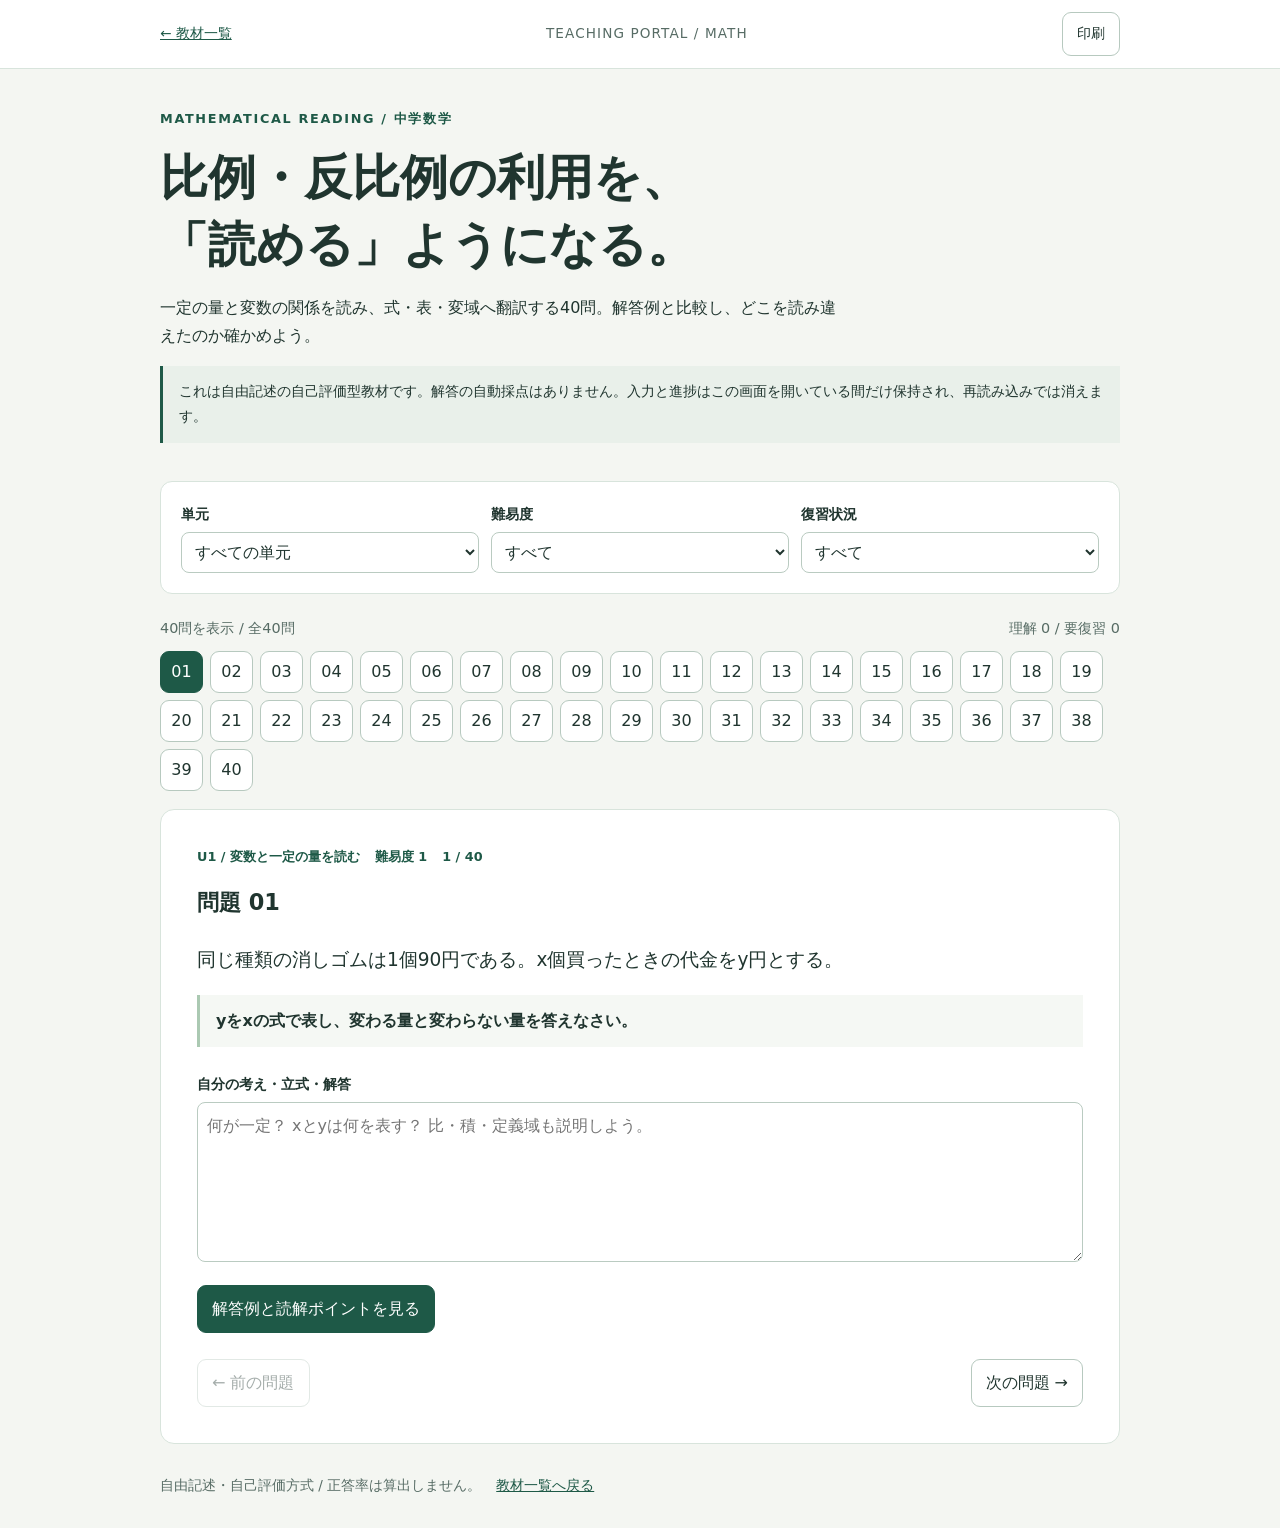
<file: materials/math/proportion-reading.html>
<!doctype html>
<html lang="ja"><head><meta charset="utf-8"><meta name="viewport" content="width=device-width,initial-scale=1">
<meta name="theme-color" content="#203d37"><title>比例・反比例の利用｜読解特訓</title>
<link rel="stylesheet" href="equation-reading.css">
<script src="proportion-reading-bank.js" defer></script><script src="proportion-reading.js" defer></script></head>
<body>
<header class="top"><a href="../../library.html">← 教材一覧</a><span>TEACHING PORTAL / MATH</span><button type="button" id="print">印刷</button></header>
<main class="wrap">
<section class="intro"><span class="eyebrow">MATHEMATICAL READING / 中学数学</span><h1>比例・反比例の利用を、<br>「読める」ようになる。</h1><p>一定の量と変数の関係を読み、式・表・変域へ翻訳する40問。解答例と比較し、どこを読み違えたのか確かめよう。</p><p class="notice">これは自由記述の自己評価型教材です。解答の自動採点はありません。入力と進捗はこの画面を開いている間だけ保持され、再読み込みでは消えます。</p></section>
<section class="controls" aria-label="問題を選ぶ"><div><label for="unit">単元</label><select id="unit"><option value="all">すべての単元</option></select></div><div><label for="level">難易度</label><select id="level"><option value="all">すべて</option><option value="1">Lv 1</option><option value="2">Lv 2</option><option value="3">Lv 3</option><option value="4">Lv 4</option></select></div><div><label for="status-filter">復習状況</label><select id="status-filter"><option value="all">すべて</option><option value="unseen">未評価</option><option value="retry">要復習</option><option value="done">理解できた</option></select></div></section>
<section class="summary" aria-live="polite"><span id="count">40問</span><span id="stats">理解 0 / 要復習 0</span></section>
<nav id="numbers" class="numbers" aria-label="問題番号"></nav>
<section id="problem" class="problem" aria-labelledby="question-title">
<div class="meta"><span id="unit-label"></span><span id="level-label"></span><span id="position"></span></div>
<h2 id="question-title"></h2><figure id="figure" class="diagram" hidden><div id="diagram"></div><figcaption id="diagram-caption"></figcaption></figure><p id="question-body" class="stem"></p><p id="question-task" class="task"></p>
<label for="response">自分の考え・立式・解答</label><textarea id="response" rows="5" placeholder="何が一定？ xとyは何を表す？ 比・積・定義域も説明しよう。"></textarea>
<div class="actions"><button id="reveal" type="button" class="primary" aria-expanded="false">解答例と読解ポイントを見る</button></div>
<section id="solution" class="solution" hidden><h3>解答例</h3><p id="answer"></p><h3>読むポイント</h3><p id="focus"></p><details><summary>間違えやすい読み方</summary><p id="pitfall"></p></details><fieldset><legend>解答例と比較して自己評価</legend><button type="button" id="mark-done">理解できた</button><button type="button" id="mark-retry">要復習</button><button type="button" id="mark-clear">評価を取り消す</button></fieldset></section>
<div class="bottom-nav"><button type="button" id="prev">← 前の問題</button><button type="button" id="next">次の問題 →</button></div></section>
<p id="empty" class="empty" hidden>条件に一致する問題がありません。絞り込みを変更してください。</p>
<footer>自由記述・自己評価方式 / 正答率は算出しません。<a href="../../library.html">教材一覧へ戻る</a></footer></main>
</body></html>
</file>
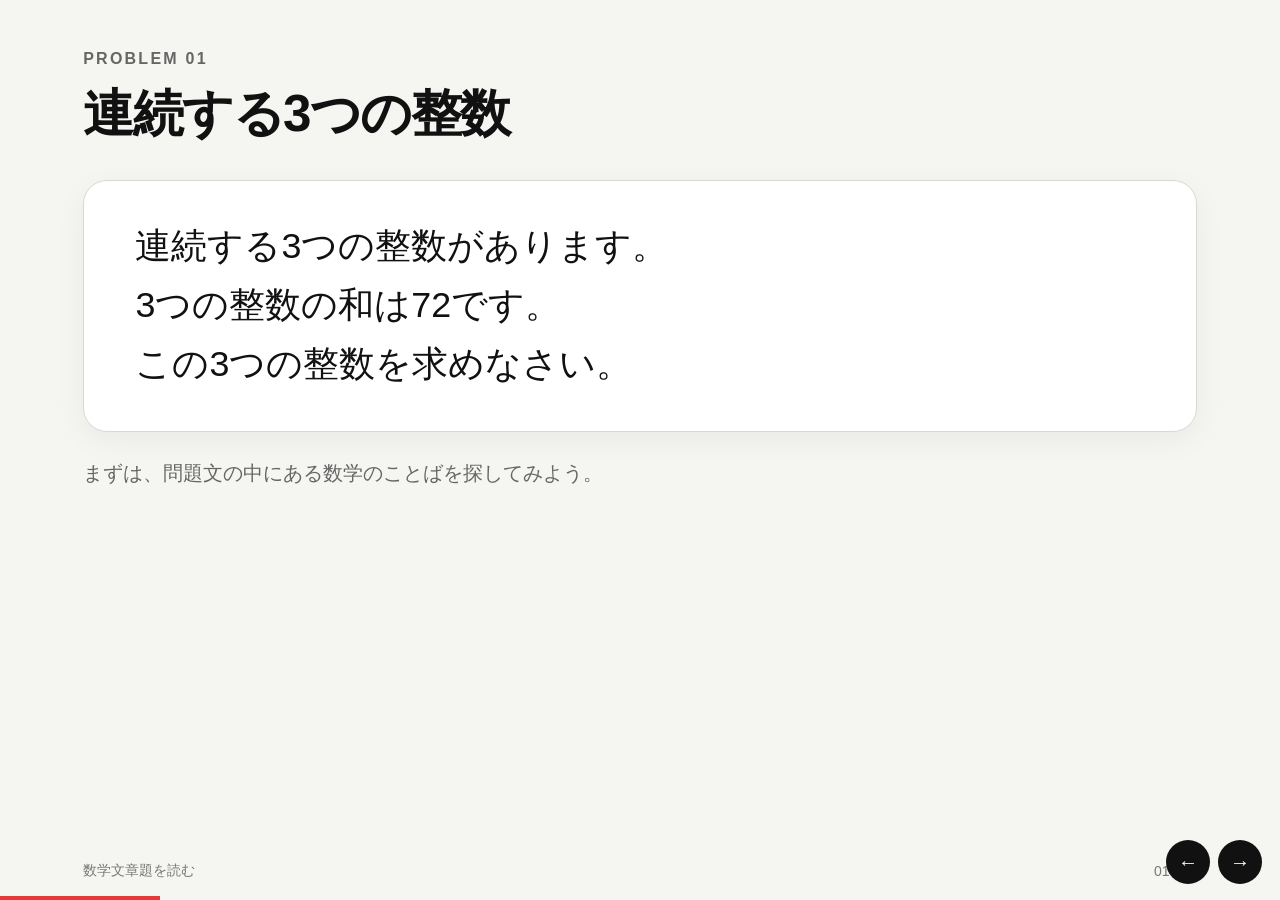
<file: materials/math/word-chunks.html>
<!doctype html>
<html lang="ja">
<head>
<meta charset="utf-8">
<meta name="viewport" content="width=device-width,initial-scale=1">
<title>数学文章題を読む 01｜連続する整数</title>
<style>
:root{--bg:#f5f5f2;--paper:#fff;--ink:#111;--muted:#666;--line:#d9d9d4;--red:#e53935;--blue:#2878d0;--green:#2f8f5b;--orange:#d97921;--purple:#7c4dbe}
*{box-sizing:border-box} html,body{margin:0;background:#1b1b1b;color:var(--ink);font-family:"Noto Sans JP","Yu Gothic","Hiragino Kaku Gothic ProN",sans-serif} body{overflow:hidden}
.deck{height:100vh;width:100vw;position:relative}.slide{display:none;width:100vw;height:100vh;background:var(--bg);padding:5.5vh 6.5vw 4vh;position:absolute;inset:0}.slide.active{display:block}
.kicker{font-size:clamp(14px,1.25vw,22px);font-weight:700;letter-spacing:.14em;color:var(--muted);text-transform:uppercase;margin-bottom:1.8vh}
h1{margin:0 0 2.2vh;font-size:clamp(34px,4vw,64px);line-height:1.18;letter-spacing:-.03em}h2{margin:0 0 1.6vh;font-size:clamp(27px,3vw,48px);line-height:1.25;letter-spacing:-.02em}
.problem,.text-block,.formula-block{background:var(--paper);border:1px solid var(--line);border-radius:24px;box-shadow:0 8px 30px rgba(0,0,0,.05)}
.problem{padding:4vh 4vw;margin-top:4vh}.problem p{font-size:clamp(26px,2.8vw,44px);line-height:1.65;margin:0}.instruction{margin-top:3vh;font-size:clamp(18px,1.6vw,28px);color:var(--muted)}
.def{border-left:8px solid var(--red);padding:1.5vh 2vw;background:#fff;margin:1.4vh 0 2.5vh;border-radius:0 18px 18px 0}.def strong{font-size:clamp(24px,2.4vw,38px)}.def span{display:block;font-size:clamp(19px,1.7vw,29px);margin-top:.7vh;line-height:1.55}
.text-block,.formula-block{padding:3.2vh 3vw}.chunkline{font-size:clamp(24px,2.45vw,39px);line-height:1.85;margin:.15em 0}.c1{color:var(--blue);font-weight:800}.c2{color:var(--green);font-weight:800}.c3{color:var(--orange);font-weight:800}.c4{color:var(--purple);font-weight:800}
.eq{font-family:"Times New Roman",serif;font-size:clamp(28px,3vw,47px);line-height:1.65;margin:.28em 0}.mini-title{font-size:clamp(16px,1.3vw,22px);font-weight:800;letter-spacing:.08em;color:var(--muted);margin-bottom:1.2vh}.note{margin-top:2vh;padding:1.4vh 1.6vw;border-radius:16px;background:#fff7ef;border:1px solid #f0d2b8;font-size:clamp(17px,1.45vw,24px);line-height:1.55}
.legend{display:flex;gap:1.2vw;flex-wrap:wrap;margin-top:2.2vh}.tag{background:#fff;border:1px solid var(--line);border-radius:999px;padding:.5em .9em;font-size:clamp(14px,1.2vw,20px);font-weight:700}
.footer{position:absolute;bottom:2.2vh;left:6.5vw;right:6.5vw;display:flex;justify-content:space-between;align-items:center;color:#777;font-size:14px}.nav{position:fixed;right:18px;bottom:16px;z-index:50;display:flex;gap:8px}button{border:0;background:#111;color:#fff;border-radius:999px;width:44px;height:44px;font-size:20px;cursor:pointer}.progress{position:fixed;left:0;bottom:0;height:4px;background:var(--red);z-index:60;transition:width .2s ease}
@media(max-width:800px){.slide{overflow:auto}}
@media print{body{background:#fff;overflow:visible}.deck{height:auto}.slide{display:block;position:relative;width:13.333in;height:7.5in;page-break-after:always}.nav,.progress{display:none}}
</style>
</head>
<body>
<div class="deck">

<section class="slide active">
  <div class="kicker">Problem 01</div><h1>連続する3つの整数</h1>
  <div class="problem"><p>連続する3つの整数があります。<br>3つの整数の和は72です。<br>この3つの整数を求めなさい。</p></div>
  <div class="instruction">まずは、問題文の中にある数学のことばを探してみよう。</div>
  <div class="footer"><span>数学文章題を読む</span><span>01 / 08</span></div>
</section>

<section class="slide">
  <div class="kicker">Reading 01</div><h2>問題文の中の数学語彙を見つける</h2>
  <div class="text-block" style="margin-top:4vh;padding:4vh 4vw;">
    <div class="chunkline"><span class="c1">連続する</span><span class="c2">3つの整数</span>があります。</div>
    <div class="chunkline"><span class="c3">3つの整数の和</span>は<span class="c4">72</span>です。</div>
    <div class="chunkline">この3つの整数を求めなさい。</div>
  </div>
  <div class="legend">
    <span class="tag c1">連続する</span>
    <span class="tag c2">3つの整数</span>
    <span class="tag c3">3つの整数の和</span>
    <span class="tag c4">72</span>
  </div>
  <div class="note">このページでは、まだ意味の説明も式への変換もしない。まず「どこまでを一つの数学語彙として読むか」を確認する。</div>
  <div class="footer"><span>数学文章題を読む</span><span>02 / 08</span></div>
</section>

<section class="slide">
  <div class="kicker">Chunk 01</div><h2>数学語彙の意味を知り、式に置きかえる</h2>
  <div class="formula-block">
    <div class="mini-title">短い文章 → 式</div>
    <div class="eq"><span class="c2">ある整数</span> → n</div>
    <div class="eq"><span class="c1">次の整数</span> → n + 1</div>
    <div class="eq"><span class="c1">さらに次の整数</span> → n + 2</div>
    <div class="eq"><span class="c3">3つの整数の和</span> → n + (n+1) + (n+2)</div>
    <div class="eq"><span class="c4">和は72</span> → n + (n+1) + (n+2) = 72</div>
  </div>
  <div class="note">整数の列では、となり同士の差が1。だから「連続する3つの整数」は1ずつ増える。</div>
  <div class="footer"><span>数学文章題を読む</span><span>03 / 08</span></div>
</section>

<section class="slide">
  <div class="kicker">Practice 01</div><h1>同じ構造を、別の数で読む</h1>
  <div class="problem"><p>連続する3つの整数があります。<br>3つの整数の和は87です。<br>この3つの整数を求めなさい。</p></div>
  <div class="instruction">「連続する」「3つの整数」「3つの整数の和」を、自分で式へ置きかえてみよう。</div>
  <div class="footer"><span>数学文章題を読む</span><span>04 / 08</span></div>
</section>

<section class="slide">
  <div class="kicker">Problem 02</div><h1>連続する3つの偶数</h1>
  <div class="problem"><p>連続する3つの偶数があります。<br>3つの偶数の和は42です。<br>この3つの偶数を求めなさい。</p></div>
  <div class="instruction">「連続する」の意味は同じ。でも、今見ている数の列が変わりました。</div>
  <div class="footer"><span>数学文章題を読む</span><span>05 / 08</span></div>
</section>

<section class="slide">
  <div class="kicker">Chunk 02</div><h2>「連続する」は、どの列を見ているかで変わる</h2>
  <div class="def"><strong>連続する</strong><span>ある規則にしたがって順番に並べた数の列の中で、間に別の数を挟まず隣り合っていること。</span></div>
  <div class="def"><strong>偶数</strong><span>2で割り切れる整数。… −4, −2, 0, 2, 4, 6, 8, … のように並ぶ。</span></div>
  <div class="text-block">
    <div class="mini-title">色のついた部分を、ひとまとまりとして読む</div>
    <div class="chunkline"><span class="c1">連続する</span><span class="c2">3つの偶数</span>があります。</div>
    <div class="chunkline"><span class="c3">3つの偶数の和</span>は<span class="c4">42</span>です。</div>
    <div class="chunkline">この3つの偶数を求めなさい。</div>
  </div>
  <div class="note">整数の列では1ずつ、偶数の列では2ずつ進む。「連続する＝差が1」ではなく、「その列の中でとなり同士」。</div>
  <div class="footer"><span>数学文章題を読む</span><span>06 / 08</span></div>
</section>

<section class="slide">
  <div class="kicker">Translate 02</div><h2>偶数の列を、式に置きかえる</h2>
  <div class="formula-block">
    <div class="mini-title">短い文章 → 式</div>
    <div class="eq"><span class="c2">ある偶数</span> → 2n</div>
    <div class="eq"><span class="c1">次の偶数</span> → 2n + 2</div>
    <div class="eq"><span class="c1">さらに次の偶数</span> → 2n + 4</div>
    <div class="eq"><span class="c3">3つの偶数の和</span> → 2n + (2n+2) + (2n+4)</div>
    <div class="eq"><span class="c4">和は42</span> → 2n + (2n+2) + (2n+4) = 42</div>
  </div>
  <div class="footer"><span>数学文章題を読む</span><span>07 / 08</span></div>
</section>

<section class="slide">
  <div class="kicker">Practice 02</div><h1>偶数の列で、もう一度</h1>
  <div class="problem"><p>連続する3つの偶数があります。<br>3つの偶数の和は54です。<br>この3つの偶数を求めなさい。</p></div>
  <div class="instruction">「連続する」「3つの偶数」「3つの偶数の和」を、自分で式へ置きかえてみよう。</div>
  <div class="footer"><span>数学文章題を読む</span><span>08 / 08</span></div>
</section>

</div>
<div class="nav"><button id="prev" aria-label="前へ">←</button><button id="next" aria-label="次へ">→</button></div><div class="progress" id="progress"></div>
<script>
const slides=[...document.querySelectorAll('.slide')];let i=0;function show(n){i=Math.max(0,Math.min(slides.length-1,n));slides.forEach((s,j)=>s.classList.toggle('active',j===i));document.getElementById('progress').style.width=((i+1)/slides.length*100)+'%'}document.getElementById('prev').onclick=()=>show(i-1);document.getElementById('next').onclick=()=>show(i+1);window.addEventListener('keydown',e=>{if(['ArrowRight','PageDown',' '].includes(e.key)){e.preventDefault();show(i+1)}if(['ArrowLeft','PageUp'].includes(e.key)){e.preventDefault();show(i-1)}if(e.key==='Home')show(0);if(e.key==='End')show(slides.length-1)});show(0);
</script>
</body></html>
</file>
<file: assets/start.css>
:root{color-scheme:light;--ink:#203d37;--soft:#687a73;--accent:#1b7457;--line:#d6ddd7;--bg:#f7f8f4;--paper:#fff}
*{box-sizing:border-box}body{margin:0;background:var(--bg);color:var(--ink);font-family:system-ui,-apple-system,"Hiragino Kaku Gothic ProN","Yu Gothic",sans-serif;line-height:1.75;font-synthesis:none}
button,select{font:inherit}button{cursor:pointer}a{color:inherit}button:focus-visible,select:focus-visible,a:focus-visible{outline:3px solid #c78f43;outline-offset:3px}.app-frame{min-height:100vh;max-width:1320px;margin:auto;padding:0 clamp(22px,5vw,72px);display:flex;flex-direction:column}.masthead{min-height:92px;display:flex;align-items:center;justify-content:space-between;gap:12px;border-bottom:1px solid var(--line)}
.wordmark{text-decoration:none;font-size:24px;font-weight:800;letter-spacing:-.06em}.wordmark span:not(.brand-dot){font-size:11px;letter-spacing:.14em;margin-left:10px;vertical-align:3px;font-weight:750}.brand-dot{color:#bca05d}.version,.kicker,.entry-heading>span,.card-index,.footer{font-size:11px;font-weight:730;letter-spacing:.1em}.version{color:var(--soft)}
.start-layout{display:grid;grid-template-columns:minmax(0,1.05fr) minmax(320px,.95fr);gap:clamp(28px,6vw,100px);align-items:center;flex:1;padding:55px 0 65px}
.kicker{color:var(--accent);display:flex;align-items:center;gap:12px}.kicker-line{display:block;width:27px;height:1px;background:var(--accent)}
.introduction h1{font-size:clamp(40px,5.5vw,77px);line-height:1.3;letter-spacing:-.065em;margin:28px 0 26px;font-weight:730}.introduction h1 em{font-style:normal;font-weight:450}.introduction>p{font-size:15px;color:#576c62;line-height:2.1;max-width:440px}.principles{display:flex;flex-wrap:wrap;gap:8px;margin-top:36px}.principles span{border:1px solid #cbd9cf;border-radius:30px;padding:6px 12px;font-size:11px;font-weight:650;color:#506c5e}
.entry{max-width:520px;width:100%;margin-left:auto}.entry-heading{display:flex;gap:14px;align-items:center;margin-bottom:14px}.entry-heading>span{color:var(--accent)}.entry-heading h2{margin:0;font-size:20px;letter-spacing:-.025em}
.mode-card{border:1px solid var(--line);background:var(--paper);padding:24px 28px 26px;margin-bottom:12px;border-radius:7px}.mode-card.primary{background:#edf4ee;border-color:#b6cdbb}.card-top{display:flex;align-items:center;justify-content:space-between}.card-symbol{font-size:23px;line-height:1;color:var(--accent)}.card-index{color:#6b8879}.mode-card h3{font-size:23px;letter-spacing:-.03em;margin:12px 0 5px}.mode-card p{font-size:13px;color:#5e7265;margin:0 0 17px}.action{display:flex;align-items:center;justify-content:space-between;gap:12px;border-radius:5px;border:1px solid #286349;padding:11px 16px;width:100%;font-weight:700;font-size:13px;min-height:45px}.primary-action{background:#246349;color:white}.primary-action:hover{background:#174b37}.outline-action{background:white;color:#246349}.outline-action:hover{background:#edf5f0}
.mode-card label{display:block;font-size:12px;font-weight:700;margin:9px 0 6px}.mode-card select{width:100%;border-radius:5px;border:1px solid #c5d4c9;background:#fff;color:var(--ink);padding:11px;font-size:13px;margin:0 0 12px}
.new-profile{display:block;background:none;border:0;padding:12px 0 2px;color:#246349;font-size:12px;font-weight:720;text-align:left}.new-profile:hover{text-decoration:underline}.mode-card .tiny{font-size:11px;line-height:1.7;margin-top:12px;margin-bottom:0;color:#72847b}
.status{font-size:12px;color:#995028;min-height:1.5em}.footer{padding:21px 0 26px;border-top:1px solid var(--line);display:flex;justify-content:space-between;gap:12px;color:#6b7c72}.footer a{color:#276349;text-decoration:none}.footer a:hover{text-decoration:underline}
@media(max-width:800px){.start-layout{grid-template-columns:1fr;gap:38px;padding:45px 0}.entry{margin:0;max-width:100%}.introduction h1{margin:18px 0;font-size:clamp(36px,7vw,58px)}.introduction>p{font-size:13px}.principles{margin-top:16px}.masthead{min-height:68px}}
@media(max-width:480px){.wordmark span:not(.brand-dot){font-size:9px;margin-left:4px}.version{font-size:9px}.mode-card{padding:20px}.entry-heading{display:block}.entry-heading h2{margin-top:3px}.footer{font-size:9px}}
@media(prefers-reduced-motion:no-preference){.action{transition:background-color .16s}}
</file>
<file: materials/care/practice.css>
:root{font-family:system-ui,-apple-system,"Hiragino Kaku Gothic ProN","Yu Gothic",sans-serif;color:#23342c;background:#f7f8f6;font-synthesis:none}
*{box-sizing:border-box}body{margin:0;line-height:1.75}button,a,select{font:inherit}button{cursor:pointer}a{color:#276344;text-underline-offset:3px}
button:focus-visible,a:focus-visible,select:focus-visible{outline:3px solid #d5a04d;outline-offset:3px}
.shell{width:min(100% - 32px,940px);margin:auto}.mast{border-bottom:1px solid #e3e9e4;background:#fff;padding:14px 0}.mast-inner{display:flex;justify-content:space-between;gap:16px;align-items:center}.brand{text-decoration:none;font-size:14px;font-weight:750}.mode{font-size:12px;color:#65776a}
.hero{padding:30px 0 12px}.eyebrow{font-size:11px;font-weight:750;color:#5e8068;letter-spacing:.14em;text-transform:uppercase}h1{font-size:clamp(24px,4vw,32px);line-height:1.4;margin:6px 0}p{margin:8px 0}.sub{font-size:13px;color:#637168}
.layout{display:grid;grid-template-columns:minmax(0,1fr) 210px;gap:22px;align-items:start;margin:16px 0 70px}.surface{background:#fff;border:1px solid #e1e7e1;border-radius:13px;box-shadow:0 2px 12px rgba(20,50,35,.03)}
.maincard{padding:clamp(18px,3vw,30px)}.statbar{display:flex;align-items:center;justify-content:space-between;gap:12px;font-size:12px;color:#68766d}.topic{color:#2b6445;font-weight:700}.progress{height:5px;background:#e7eee8;border-radius:20px;overflow:hidden;margin:16px 0 28px}.progress div{background:#387553;height:100%;transition:width .2s}
.question-title{font-size:clamp(16px,2.2vw,18px);line-height:1.9;white-space:pre-wrap;overflow-wrap:anywhere;letter-spacing:.01em;font-weight:650;margin:0 0 26px;max-width:60ch}
.options{display:grid;gap:10px}.choice{width:100%;border:1px solid #d7e0d8;border-radius:10px;background:#fff;padding:14px 16px;display:flex;align-items:flex-start;text-align:left;gap:14px;color:inherit;line-height:1.85;font-size:14px;overflow-wrap:anywhere}
.choice .number{display:grid;place-items:center;flex-shrink:0;font-size:12px;font-weight:800;width:25px;height:25px;border-radius:7px;background:#f0f3f0;color:#4f6556}
.choice:hover:not(:disabled){background:#f6faf6;border-color:#79a389}.choice.selected{background:#f0f7f2;border:2px solid #35734f;padding:13px 15px}.choice.right{background:#eaf5ec;border:1px solid #62a779}.choice.wrong{background:#fff0eb;border:1px solid #d68b78}.choice:disabled{cursor:default}
.inline-result{font-size:14px;font-weight:750;display:flex;gap:8px;align-items:center;margin:20px 0 4px;padding:9px 0}.inline-result.good{color:#237143}.inline-result.bad{color:#9d4031}.details{font-size:13px;color:#465c4d;line-height:1.9;padding:13px 15px;background:#f6f8f5;border-radius:9px;margin-top:10px}.details summary{cursor:pointer;font-weight:650}.details p{margin-bottom:2px}.details.missed{background:#fff6f2}
.actions{display:flex;justify-content:space-between;gap:10px;margin-top:26px;flex-wrap:wrap}.btn{border:1px solid #2a6547;background:#2a6547;color:#fff;padding:10px 19px;min-height:44px;border-radius:8px;font-weight:650;font-size:14px}.btn.secondary{background:white;color:#2a6547}.btn.ghost{border-color:#d5e0d7;background:white;color:#54665a}.btn:disabled{opacity:.42;cursor:default}
.side{padding:18px;position:sticky;top:18px}.side h2{font-size:13px;margin:0 0 10px}.side p{font-size:12px;color:#66786c}.side .btn{width:100%;margin-top:9px}.side a{display:block;font-size:13px;margin:10px 0}.side select{width:100%;padding:8px;border:1px solid #d7e0d8;border-radius:8px;background:white;color:#23342c}
.grid-numbers{display:grid;grid-template-columns:repeat(5,1fr);gap:5px;margin:12px 0}.grid-numbers button{height:30px;border:1px solid #d8e2da;border-radius:5px;background:white;color:#3c5f49;font-size:11px}.grid-numbers button.active{outline:2px solid #2a6547}.grid-numbers button.done{background:#dfeee3}.grid-numbers button.miss{background:#f7ded6}.grid-numbers button.attempted{background:#e8ecf5;border-color:#afbdd3}.grid-numbers button.skipped{background:#f2f2ef;border-style:dashed;color:#9b9f9a}
.utility{border-top:1px solid #e6ece7;margin-top:18px;padding-top:12px}.utility button{border:0;background:none;color:#6d7c72;text-decoration:underline;font-size:12px;padding:8px 0}.muted{color:#67796d;font-size:12px}.secondary-links{display:flex;gap:16px;flex-wrap:wrap;font-size:12px;margin:20px 0 50px}
.result-page h2{font-size:20px;margin:0 0 12px}.score{font-size:clamp(27px,5vw,40px);font-weight:800}.metrics{display:grid;grid-template-columns:repeat(3,1fr);gap:12px;margin:20px 0}.metric{background:#f5f8f5;padding:13px;border-radius:9px}.metric strong{display:block;font-size:23px}.metric span{font-size:12px;color:#637168}.section-title{font-size:16px;margin:24px 0 10px}.barrow{display:grid;grid-template-columns:minmax(110px,1fr) 60px 150px;gap:10px;align-items:center;font-size:13px;margin:12px 0}.bar{height:9px;background:#e8eee8;border-radius:15px;overflow:hidden}.bar div{height:100%;background:#5b9a70}.misslist{display:flex;flex-wrap:wrap;gap:8px}.misslist button{border-radius:6px;border:1px solid #d4ddd5;background:white;padding:8px 12px;color:#355d43;font-size:13px}.tag{font-size:11px;border-radius:99px;background:#edf3ed;padding:3px 9px;color:#56725c}.notice{font-size:12px;color:#69766f}.divider{border:0;border-top:1px solid #e5ebe6;margin:25px 0}
[hidden]{display:none!important}.diagram{display:block;max-width:100%;width:390px;margin:12px auto 22px}
@media(max-width:720px){.layout{grid-template-columns:1fr}.side{position:static}.side .grid-numbers{grid-template-columns:repeat(10,1fr)}.hero{padding:18px 0 3px}.metrics{grid-template-columns:repeat(3,1fr);gap:6px}.metric{padding:9px}.metric strong{font-size:18px}.barrow{grid-template-columns:1fr 50px;gap:5px}.barrow .bar{grid-column:1 / 3}.choice{font-size:13.5px;padding:13px}.question-title{font-size:16px}}

.profile-manager{border-bottom:1px solid #e6ece7;padding-bottom:16px;margin-bottom:18px}
.profile-manager label{display:block;font-weight:700;font-size:13px;margin-bottom:7px}
.profile-manager select{width:100%;border:1px solid #d7e0d8;background:white;color:inherit;padding:9px;border-radius:8px;font-size:13px}
.profile-actions{display:flex;gap:9px;margin-top:8px}
.profile-actions button{border:1px solid #d7e0d8;border-radius:7px;background:white;padding:6px 12px;color:#435f4b;font-size:12px}
.profile-actions button:disabled{opacity:.45;cursor:default}
.profile-manager .profile-hint{font-size:11px;color:#748075;line-height:1.5;margin:10px 0 0}


.vault-lock{position:fixed;inset:0;z-index:9999;display:grid;place-items:center;overflow:auto;background:#e9eee9;padding:16px}
.vault-panel{width:min(100%,460px);background:#fff;border:1px solid #d9e3da;box-shadow:0 20px 70px #12281e20;padding:26px;border-radius:14px}
.vault-panel h2{margin:0 0 12px;font-size:22px}.vault-description{font-size:13px;line-height:1.7;color:#637168}.vault-profile-name{font-weight:700;color:#286040}
.vault-panel form{display:grid;gap:10px;margin:18px 0}.vault-panel label{font-weight:650;font-size:13px}
.vault-panel input,.vault-picker{width:100%;padding:12px;border:1px solid #bfcfc3;border-radius:9px;font:inherit}
.vault-panel button,.vault-switch{border:1px solid #29684a;background:#29684a;color:#fff;border-radius:8px;padding:11px 15px;font:inherit;cursor:pointer}
.vault-panel button:disabled{opacity:.45}.vault-warning{color:#a33d2e;font-size:12px}.vault-panel .vault-switch{margin-top:10px;background:#fff;color:#29684a}
.backup-actions{display:flex;flex-wrap:wrap;gap:7px;margin-top:12px}.backup-actions button{font-size:12px;border:1px solid #d2dfd4;background:white;color:#276044;padding:8px;border-radius:8px}
.backup-actions .profile-hint{width:100%}
</file>
<file: assets/app-shell.css>
:root{--ink:#203d37;--line:#d6ddd7;--bg:#f7f8f4}
*{box-sizing:border-box}body{background:var(--bg);color:var(--ink);margin:0;font-family:system-ui,-apple-system,"Yu Gothic",sans-serif}
.app-shell{min-height:100vh;display:flex;flex-direction:column}
.app-header{display:flex;align-items:center;justify-content:space-between;gap:16px;background:#fff;border-bottom:1px solid var(--line);padding:14px clamp(16px,4vw,45px)}
.app-identity{display:flex;align-items:center;gap:15px}.app-monogram{font-size:27px;font-weight:850;letter-spacing:-.07em}.app-monogram span{color:#bba15e}.app-identity strong{font-size:13px;letter-spacing:.08em}.app-identity small{display:block;color:#6d7d73;font-size:10px;letter-spacing:.09em}
.app-account{display:flex;gap:12px;align-items:center;flex-wrap:wrap}.app-account span{font-size:12px;color:#61766a}.app-account button{border:1px solid #bfcfc6;background:#fff;color:#275a42;padding:8px 12px;border-radius:6px;font-size:12px;font-weight:700;cursor:pointer}.app-account button:disabled{opacity:.5;cursor:wait}
.app-nav{display:flex;gap:6px;padding:10px clamp(16px,4vw,45px);background:#fff;border-bottom:1px solid var(--line);overflow:auto}
.app-nav button{background:transparent;border:0;border-radius:5px;padding:9px 15px;font-size:13px;font-weight:700;color:#566d61;cursor:pointer;white-space:nowrap}.app-nav button.current{background:#e5f0e8;color:#1a6244}
.app-main{width:100%;flex:1;display:flex;flex-direction:column}.app-status{margin:0;padding:10px 24px;text-align:center;color:#775a32;font-size:12px}.app-status:empty{display:none}
#learning-view{width:100%;flex:1;min-height:75vh;border:0;background:var(--bg)}#learning-view[hidden]{display:none}
.app-footer{border-top:1px solid var(--line);font-size:11px;color:#728075;padding:15px 24px;text-align:center}.app-footer a{color:#276044}
.app-settings{margin:10px clamp(16px,4vw,45px);padding:12px 18px;border:1px solid var(--line);border-radius:7px;background:#fff;font-size:13px}.app-settings summary{cursor:pointer;font-weight:700}.app-settings .profile-manager{border:0;margin:0;padding:10px 0}.app-settings .profile-manager p{font-size:12px}
@media(max-width:680px){.app-header{align-items:flex-start;flex-direction:column}.app-account{width:100%;justify-content:space-between}.app-nav button{padding:8px 11px}}


/* Compact application chrome — navigation lives alongside the page, not above it. */
.app-shell{position:relative;padding-left:90px}
.app-header{position:relative;z-index:20;min-height:70px}
.app-identity{text-decoration:none;color:inherit}
.app-identity:hover{color:#184b37}
.app-identity:focus-visible,.app-nav button:focus-visible,.account-menu summary:focus-visible{outline:3px solid #c99a45;outline-offset:3px}
.app-nav{position:fixed;top:0;left:0;bottom:0;width:90px;z-index:25;display:flex;flex-direction:column;align-items:stretch;gap:8px;background:#fff;padding:84px 7px 14px;border-right:1px solid var(--line);border-bottom:0;overflow-y:auto}
.app-nav button{display:flex;flex-direction:column;align-items:center;justify-content:center;gap:3px;font-size:23px;line-height:1.1;padding:12px 3px;min-height:72px;border-radius:9px}
.app-nav button span{font-size:11px;line-height:1.4}
.app-nav button.current{background:#e5f0e8;color:#1a6244}
.app-account{margin-left:auto;gap:17px}
.account-menu{position:relative}
.account-menu>summary{display:flex;align-items:center;gap:10px;list-style:none;cursor:pointer;border:1px solid #d4ded6;border-radius:8px;background:white;padding:7px 10px;font-size:12px;font-weight:700;color:#275940}
.account-menu>summary::-webkit-details-marker{display:none}
.account-avatar{display:inline-grid;place-items:center;width:28px;height:28px;border-radius:50%;background:#e4eee7;color:#276349;font-size:20px;line-height:1}
.account-popover{position:absolute;right:0;top:calc(100% + 8px);width:min(390px,calc(100vw - 32px));max-height:min(75vh,620px);overflow-y:auto;border:1px solid #d7e1d8;background:white;border-radius:12px;box-shadow:0 16px 45px #102d201e;padding:18px;z-index:100}
.account-menu-title{font-size:13px;font-weight:750;margin:0 0 15px}
.account-popover .profile-manager{margin:0 0 12px;padding-bottom:14px}
.account-popover .profile-slot p{font-size:11px;color:#677a6e}
.account-popover #app-lock,.account-popover .profile-slot>button{width:100%;text-align:center;padding:10px;border:1px solid #becdc2;background:white;color:#275940;border-radius:7px;font-size:12px;font-weight:700;cursor:pointer;margin-top:10px}
.account-popover #app-lock:hover{background:#f0f4f0}
.account-popover #app-lock:disabled{opacity:.45;cursor:wait}
.account-popover .backup-actions{gap:8px}
.app-settings{display:none}
#learning-view{min-height:calc(100vh - 130px)}
@media(max-width:680px){
 .app-shell{padding-left:0;padding-bottom:64px}
 .app-header{flex-direction:row;align-items:center;gap:8px;padding:10px 14px;min-height:68px}
 .app-identity{gap:6px}
 .app-identity-text strong{font-size:10px;letter-spacing:0}
 .app-identity-text small{display:none}
 #app-save-state{display:none}
 .app-account{width:auto;justify-content:flex-end}
 .account-menu>summary{padding:5px}
 #app-mode-label{font-size:11px;max-width:110px;overflow:hidden;text-overflow:ellipsis;white-space:nowrap}
 .app-nav{top:auto;bottom:0;left:0;right:0;width:100%;height:64px;flex-direction:row;align-items:stretch;justify-content:space-around;gap:0;padding:5px max(5px,env(safe-area-inset-right)) max(5px,env(safe-area-inset-bottom));border-right:0;border-top:1px solid var(--line);overflow:visible}
 .app-nav button{flex:1;min-height:0;font-size:21px;padding:4px}
 .app-nav button span{font-size:10px}
 .account-popover{right:0;top:calc(100% + 9px)}
 #learning-view{min-height:calc(100vh - 160px)}
}

/* Desktop compact rail expands on hover and keyboard focus. */
@media(min-width:681px){
 .app-shell{padding-left:62px}
 .app-nav{width:62px;gap:6px;padding:84px 6px 16px;overflow-x:hidden;transition:width .16s ease;box-shadow:none}
 .app-nav button{min-height:54px;flex-direction:row;justify-content:flex-start;gap:14px;padding:10px 13px;font-size:14px}
 .app-nav-icon{display:inline-grid;place-items:center;flex:0 0 24px;font-size:24px;line-height:1}
 .app-nav-label{font-size:13px!important;white-space:nowrap;opacity:0;max-width:0;overflow:hidden}
 .app-nav:hover,.app-nav:focus-within{width:190px;box-shadow:10px 0 22px #102e2010}
 .app-nav:hover .app-nav-label,.app-nav:focus-within .app-nav-label{opacity:1;max-width:110px}
}
@media(max-width:680px){.app-nav-icon{font-size:22px}.app-nav-label{font-size:10px!important;line-height:1.4}}
@media(prefers-reduced-motion:reduce){.app-nav{transition:none}}
</file>
<file: assets/style.css>
:root{color-scheme:light;--ink:#24362e;--muted:#627168;--line:#dce3dc;--accent:#245d43;--paper:#fff;--bg:#f6f7f2}
*{box-sizing:border-box}body{margin:0;background:var(--bg);color:var(--ink);font-family:system-ui,-apple-system,"Yu Gothic",sans-serif;line-height:1.8}.wrap{max-width:1080px;margin:auto;padding:0 28px}header{padding:64px 0 48px;background:#eaf0e7;border-bottom:1px solid var(--line)}.eyebrow{font-size:12px;letter-spacing:.18em;font-weight:700;color:var(--accent);margin:0 0 16px}h1{font-size:clamp(28px,4vw,44px);line-height:1.4;margin:0 0 16px}h2{font-size:22px;margin:0}.intro{color:var(--muted);margin:0}main{padding-top:36px!important}.heading{display:flex;align-items:center;justify-content:space-between;gap:20px}#count{font-size:14px;color:var(--muted)}.filters{display:grid;grid-template-columns:1fr 200px;gap:20px;margin:20px 0 28px}label{display:block;font-size:14px;margin-bottom:6px}input,select{width:100%;font:inherit;background:white;border:1px solid #aebcb0;border-radius:8px;padding:10px 14px;min-height:48px}.grid{display:grid;grid-template-columns:repeat(auto-fit,minmax(min(100%,290px),1fr));gap:20px}.card{border:1px solid var(--line);background:var(--paper);border-radius:12px;padding:24px;display:flex;flex-direction:column;align-items:flex-start}.meta{font-size:12px;color:var(--accent);background:#edf3ed;border-radius:4px;padding:3px 9px;margin:0 0 16px}.card h3{font-size:20px;line-height:1.5;margin:0 0 12px}.description{font-size:15px;color:var(--muted);margin:0 0 20px}.tags{font-size:12px;color:var(--muted);margin:0 0 20px}.card a{margin-top:auto;color:var(--accent);font-weight:650;text-underline-offset:5px;padding:8px 0}a:hover{color:#123820}a:focus-visible,input:focus-visible,select:focus-visible{outline:3px solid #ca942f;outline-offset:4px}.empty{padding:40px 20px;text-align:center;background:white;border:1px dashed var(--line);border-radius:12px}footer{font-size:12px;color:var(--muted);margin-top:56px!important;padding-bottom:28px!important}@media(max-width:600px){.wrap{padding:0 20px}header{padding:40px 0 32px}.filters{grid-template-columns:1fr;gap:12px}.heading{gap:10px}.card{padding:20px}}
</file>
<file: assets/home.css>
/* v2 HOME — lightweight design layer; no libraries, images, or animation frameworks. */
.learning-home{--home-ink:#17392f;--home-muted:#5f7368;--home-line:#d6e0d6;--home-accent:#1f6848;color:var(--home-ink);background:#f7f8f4}
.learning-home .wrap{max-width:1140px}
.learning-home main.wrap{padding-top:30px!important}
.home-kicker,.home-card-label{font-size:11px;letter-spacing:.15em;font-weight:750;color:#59816c}
.home-hero{border:1px solid #d3dfd4;border-radius:16px;background:#e9f1e9;padding:clamp(22px,4vw,44px);min-height:290px;overflow:hidden}
.home-topline,.home-hero-footer{display:flex;justify-content:space-between;align-items:center;gap:12px;flex-wrap:wrap}
.home-mode{font-size:12px;font-weight:680;color:#235940;background:#fff9;border:1px solid #ceddd0;border-radius:30px;padding:5px 12px}
.home-hero-main{display:flex;justify-content:space-between;align-items:center;gap:20px}
.home-hero h1{font-weight:760;line-height:1.23;letter-spacing:-.065em;font-size:clamp(36px,5vw,59px);margin:24px 0 13px}
.home-hero h1 span{font-weight:450}
.home-lead{max-width:500px;color:#536d60;font-size:14px;line-height:1.9;margin:0}
.home-hero-mark{font-size:clamp(85px,14vw,185px);line-height:1;font-weight:830;letter-spacing:-.13em;opacity:.10;white-space:nowrap;user-select:none}
.home-hero-mark .mark-dot{color:#bca061}
.home-hero-footer{border-top:1px solid #ccdbcd;margin-top:29px;padding-top:17px;font-size:11px;color:#557565}
.home-text-button{border:0;background:transparent;padding:6px;color:#246346;font-size:12px;font-weight:700;cursor:pointer;text-decoration:underline;text-underline-offset:4px}
.home-overview,.home-focus,.home-library{margin-top:46px}
.home-section-heading{display:flex;align-items:end;justify-content:space-between;gap:20px;margin-bottom:17px}
.home-section-heading h2{font-size:24px;letter-spacing:-.035em;margin:2px 0 0}
.home-section-heading>p{font-size:12px;color:var(--home-muted);margin:0}
.home-subtle-link{font-size:12px;color:#29664b;text-decoration:none;font-weight:700}
.home-subtle-link:hover{text-decoration:underline}
.home-overview-grid{display:grid;grid-template-columns:minmax(0,1.2fr) minmax(275px,.8fr);gap:16px}
.home-resume,.home-stat-panel,.home-focus-card{border:1px solid var(--home-line);border-radius:12px;padding:27px;background:#fff}
.home-resume{display:flex;flex-direction:column;min-height:262px}
.home-resume-body{margin:16px 0 25px;flex:1}
.home-resume-meta{font-size:12px;color:#6a8675}
.home-resume h3{font-size:24px;line-height:1.45;margin:7px 0 9px}
.home-resume p{font-size:13px;color:#5e7266;line-height:1.85;margin:0;max-width:470px}
.home-primary-link{align-self:flex-start;display:inline-flex;align-items:center;justify-content:space-between;gap:50px;border-radius:6px;background:#236746;color:#fff;text-decoration:none;padding:11px 17px;font-size:13px;font-weight:730}
.home-primary-link:hover{color:#fff;background:#174c35}
.home-stat-heading{display:flex;align-items:baseline;justify-content:space-between;gap:10px;flex-wrap:wrap}
.home-stat-heading h3{font-size:14px;margin:0}
.home-stats{display:grid;grid-template-columns:1fr 1fr;gap:18px 10px;margin-top:24px}
.home-stats>div:last-child{grid-column:1 / -1;border-top:1px solid #e7ede7;padding-top:14px}
.home-stats strong{display:block;font-size:29px;letter-spacing:-.04em;line-height:1.25}
.home-stats span{font-size:11px;color:var(--home-muted)}
.home-stats-note{font-size:11px;line-height:1.75;color:#63796b;margin:16px 0 0}
.home-focus-grid{display:grid;grid-template-columns:repeat(3,minmax(0,1fr));gap:13px}
.home-focus-card{padding:20px;min-height:165px;display:flex;flex-direction:column;gap:6px}
.home-focus-card .tag{font-size:10px;letter-spacing:.08em;color:#5c806c;background:#eaf3ea;align-self:flex-start;border-radius:3px;padding:3px 8px}
.home-focus-card h3{font-size:15px;margin:6px 0 0;line-height:1.55}
.home-focus-card p{font-size:12px;color:#677a6d;margin:0 0 8px}
.home-focus-card a{margin-top:auto;font-size:12px;font-weight:720;text-decoration:none}
.home-empty-note{font-size:13px;color:#657a6c;margin:0}
.home-quality-note{font-size:11px;line-height:1.75;color:#68776c;margin:13px 0}
.home-library{padding-top:24px;border-top:1px solid #dce5db}
.home-library .heading{display:flex}
.learning-home .filters{margin:16px 0 25px}
.home-footer{margin-top:65px!important}
.home-primary-link:focus-visible,.home-text-button:focus-visible,.home-focus-card a:focus-visible{outline:3px solid #c99a45;outline-offset:4px}
@media(max-width:760px){.home-overview-grid{grid-template-columns:1fr}.home-focus-grid{grid-template-columns:1fr 1fr}.home-hero-mark{font-size:95px}}
@media(max-width:520px){.home-hero{min-height:0}.home-hero-main{display:block}.home-hero-mark{display:none}.home-section-heading{align-items:flex-start;flex-direction:column;gap:5px}.home-focus-grid{grid-template-columns:1fr}.home-overview,.home-focus,.home-library{margin-top:32px}.home-resume,.home-stat-panel{padding:21px}.home-hero h1{margin-top:20px}.home-hero-footer{margin-top:25px}}

.home-library-entry{margin:44px 0 10px;display:flex;justify-content:space-between;align-items:center;gap:24px;padding:26px 30px;background:#fff;border:1px solid #d6e0d6;border-radius:12px}
.home-library-entry h2{font-size:23px;margin:5px 0}
.home-library-entry p{font-size:13px;margin:6px 0;color:#64766a}
.library-hero{border-radius:14px;background:#e9f1e9;padding:32px 34px 25px;margin:0 0 28px}
.library-hero h1{font-size:clamp(30px,4vw,44px);letter-spacing:-.04em;margin:10px 0 8px}
.library-hero p{font-size:14px;color:#637b6b;margin:0 0 8px}
.library-hero a{font-size:12px;font-weight:700}
.library-hero + .home-library{margin-top:0}
@media(max-width:600px){.home-library-entry{align-items:flex-start;flex-direction:column;padding:22px}.library-hero{padding:23px}}

/* HOME hero consolidation: one information-rich dashboard, no duplicate overview. */
.home-hero{padding:clamp(18px,2.5vw,27px);min-height:0}
.home-hero-dashboard{display:grid;grid-template-columns:minmax(190px,.84fr) minmax(225px,1.08fr) minmax(225px,.95fr);gap:14px;align-items:stretch;margin-top:17px}
.home-hero-message{padding:8px 6px 4px 2px;display:flex;flex-direction:column;align-items:flex-start}
.home-hero-message h1{font-size:clamp(31px,3.4vw,44px);margin:5px 0 13px}
.home-hero-message .home-lead{font-size:12px;line-height:1.8}
.home-hero-library-link{font-size:12px;font-weight:750;color:#285d42;text-decoration:none;margin-top:auto;padding-top:17px}
.home-hero-library-link:hover{text-decoration:underline}
.home-hero-dashboard .home-resume,.home-hero-dashboard .home-stat-panel{min-width:0;min-height:0;border-color:#d4e2d7;padding:18px 18px 16px;border-radius:10px}
.home-hero-dashboard .home-resume-body{margin:12px 0 18px}
.home-hero-dashboard .home-resume h2{font-size:19px;line-height:1.4;margin:6px 0 8px}
.home-hero-dashboard .home-resume p{font-size:12px;line-height:1.7}
.home-hero-dashboard .home-primary-link{width:100%;justify-content:space-between;gap:12px;font-size:12px;padding:10px 12px}
.home-hero-dashboard .home-stat-heading{display:block}
.home-hero-dashboard .home-stat-heading h2{font-size:15px;margin:5px 0 0}
.home-hero-dashboard .home-stats{margin-top:16px;gap:12px 8px}
.home-hero-dashboard .home-stats strong{font-size:25px}
.home-hero-dashboard .home-stats>div:last-child{padding-top:9px}
.home-hero-dashboard .home-stats-note{font-size:10px;margin:10px 0 0}
.home-stat-link{display:inline-block;font-size:11px;font-weight:720;color:#276044;margin-top:12px;text-decoration:none}
.home-stat-link:hover{text-decoration:underline}
.home-hero-footer{margin-top:16px;padding-top:12px}
@media(max-width:960px){.home-hero-dashboard{grid-template-columns:minmax(185px,.8fr) minmax(225px,1fr)}.home-hero-dashboard .home-stat-panel{grid-column:1 / -1}.home-hero-dashboard .home-stats{grid-template-columns:repeat(3,minmax(0,1fr))}.home-hero-dashboard .home-stats>div:last-child{grid-column:auto;border-top:0;padding-top:0}}
@media(max-width:620px){.home-hero-dashboard{grid-template-columns:1fr;gap:11px}.home-hero-message{padding:0 3px 8px}.home-hero-message h1{font-size:38px;margin:5px 0 7px}.home-hero-library-link{padding-top:9px}.home-hero-dashboard .home-stat-panel{grid-column:auto}.home-hero-dashboard .home-resume,.home-hero-dashboard .home-stat-panel{padding:17px}.home-hero-dashboard .home-stats strong{font-size:22px}}

/* Catalog groups are courses, not individual training modes. */
.catalog-filters{grid-template-columns:minmax(0,1fr) 180px 240px!important}.catalog-course{margin:28px 0 38px}.catalog-course-head{margin-bottom:16px}.catalog-course-head h3{font-size:21px;margin:4px 0}.catalog-course-description{font-size:13px;color:var(--home-muted);margin:0}.catalog-course .grid{gap:13px}.catalog-course .card{padding:21px}.catalog-course .card h3{font-size:17px}@media(max-width:760px){.catalog-filters{grid-template-columns:1fr!important}.catalog-course{margin:25px 0}}
</file>
<file: assets/progress.css>
.progress-page{padding-top:30px!important}.progress-overview{display:grid;grid-template-columns:repeat(2,minmax(0,1fr));gap:13px;margin:20px 0 38px}.progress-metric,.progress-course{background:#fff;border:1px solid #d6e0d6;border-radius:12px;padding:22px}.progress-metric span{display:block;font-size:12px;color:#627868}.progress-metric strong{display:block;font-size:30px;line-height:1.5}.progress-subtitle{font-size:22px;margin:0 0 18px}.progress-courses{display:grid;gap:15px}.progress-course h3{font-size:19px;margin:3px 0}.progress-course p{font-size:13px;color:#627868;margin:5px 0 12px}.progress-details{font-size:13px;margin:12px 0;display:flex;gap:12px;flex-wrap:wrap}.progress-details span{background:#edf4ed;border-radius:5px;padding:4px 9px}.progress-course a{font-size:13px;font-weight:700}.progress-links{display:flex;flex-wrap:wrap;gap:18px}.progress-note{font-size:11px!important;color:#86734a!important}.progress-year{display:flex;justify-content:space-between;gap:15px;border-bottom:1px solid #e4ece4;padding:6px 0;font-size:13px}.progress-empty{color:#657868}@media(max-width:560px){.progress-overview{gap:9px}.progress-metric,.progress-course{padding:16px}.progress-metric strong{font-size:25px}}
</file>
<file: materials/care/national-medical.css>
*{box-sizing:border-box}body{margin:0;background:#f7f8f4;color:#223d31;font-family:system-ui,-apple-system,"Yu Gothic",sans-serif;line-height:1.7}.exam-page{max-width:1130px;margin:auto;padding:26px 24px}.eyebrow{font-size:11px;letter-spacing:.12em;font-weight:750;color:#427958}.exam-head{padding:10px 0 20px}.exam-title-row{display:flex;justify-content:space-between;align-items:center;gap:20px}.exam-title-row h1{font-size:clamp(22px,3vw,36px);margin:5px 0}.exam-title-row p{margin:0;color:#667768;font-size:13px}.exam-title-row a,.source-links a{color:#226444;font-size:13px;font-weight:700}.source-notice{border:1px solid #d5e0d7;background:#eaf1e9;border-radius:10px;padding:18px 20px;font-size:13px}.source-notice p{margin:5px 0 0;color:#576d5e}#exam-status{font-size:13px;margin:16px 0;color:#5a735f}.year-tabs{display:flex;gap:8px;flex-wrap:wrap;margin:20px 0}.year-tabs button{border:1px solid #c5d6c9;background:white;color:#276148;border-radius:8px;padding:10px 16px;font:inherit;font-size:13px;cursor:pointer}.year-tabs button[aria-pressed=true]{background:#236745;color:white}.exam-workspace{display:grid;grid-template-columns:minmax(0,1fr) 255px;align-items:start;gap:16px}.exam-question,.exam-side{background:white;border:1px solid #d6e1d8;border-radius:12px;padding:22px}.question-head{display:flex;justify-content:space-between;gap:10px;flex-wrap:wrap;font-size:12px;color:#567d63}.exam-question h2{font-size:22px;margin:14px 0 5px}.source-instruction,.review-notice{font-size:12px;color:#667a6b;margin:0 0 14px}.source-links{display:flex;flex-wrap:wrap;gap:20px;margin:18px 0}.pdf-panel{border:1px solid #e0e7e0;border-radius:8px;overflow:hidden}.pdf-panel iframe{width:100%;height:390px;display:block;border:0}.pdf-panel p{font-size:11px;color:#667a6c;margin:0;padding:8px 12px}fieldset{border:0;padding:0;margin:18px 0}legend{font-size:14px;font-weight:700;margin-bottom:10px}.choice-buttons{display:grid;grid-template-columns:repeat(5,minmax(0,1fr));gap:7px}.choice-buttons button{background:#fff;border:1px solid #b5cebd;color:#276044;border-radius:7px;padding:12px;font:inherit;font-weight:750;cursor:pointer}.choice-buttons button[aria-pressed=true]{background:#276044;color:#fff}.answer-result{font-size:13px;min-height:26px}.exam-buttons{display:flex;justify-content:space-between;margin-top:14px}.exam-buttons button,.clear-button{font:inherit;background:white;border:1px solid #c6d7ca;border-radius:7px;padding:9px 14px;color:#276044;cursor:pointer}.exam-buttons button:disabled{opacity:.35}.exam-side h2{margin:9px 0;font-size:19px}.exam-side #exam-count{font-size:13px}.question-buttons{display:grid;grid-template-columns:repeat(5,1fr);gap:5px;margin:16px 0}.question-buttons button{background:#f4f7f4;border:1px solid #d5e1d7;border-radius:6px;padding:6px;font:inherit;font-size:12px;cursor:pointer}.question-buttons button[aria-current=true]{border-color:#31724f;background:#e5f2e9}.question-buttons button.answered{font-weight:800;color:#276044}.clear-button{font-size:11px;margin-top:15px}footer{font-size:11px;margin:34px 0;color:#617367}footer a{color:#276044}button:focus-visible,a:focus-visible{outline:3px solid #bc994e;outline-offset:3px}[hidden]{display:none!important}@media(max-width:760px){.exam-workspace{grid-template-columns:1fr}.exam-page{padding:17px}.exam-question,.exam-side{padding:16px}.pdf-panel iframe{height:380px}.exam-title-row{display:block}.question-buttons{grid-template-columns:repeat(5,minmax(0,1fr))}}
/* Official in-page examination text; original wording retained. */
.question-stem{white-space:normal;margin:14px 0 20px;font-size:16px;line-height:2;border-left:3px solid #bed4c3;padding:4px 0 4px 15px}
ruby rt{font-size:.58em;font-weight:400}
.choice-buttons:has(.text-choice){display:flex;flex-direction:column;gap:9px}
.choice-buttons button.text-choice{display:flex;gap:14px;align-items:flex-start;width:100%;padding:14px 16px;text-align:left;font-weight:400;font-size:15px;line-height:1.8}
.choice-buttons button.text-choice[aria-pressed=true]{background:#e0eee5;color:#19452e;border:2px solid #25704d;padding:13px 15px}
.choice-number{display:grid;place-items:center;flex:0 0 29px;height:29px;border-radius:50%;background:#e6f0e9;font-weight:750;color:#245c40}
.choice-buttons button.text-choice[aria-pressed=true] .choice-number{background:#276745;color:white}
.choice-text{flex:1;min-width:0}
@media(max-width:600px){.question-stem{font-size:15px}.choice-buttons button.text-choice{font-size:14px;padding:12px}.choice-buttons button.text-choice[aria-pressed=true]{padding:11px}}
</file>
<file: materials/math/equation-reading.css>
:root{color-scheme:light;--ink:#20352f;--muted:#576c65;--accent:#1e5947;--line:#d8e4dc;--bg:#f4f6f2;--paper:white}*{box-sizing:border-box}body{margin:0;background:var(--bg);color:var(--ink);font:16px/1.75 system-ui,-apple-system,"Noto Sans JP",sans-serif}button,select,textarea{font:inherit}button{cursor:pointer;border:1px solid #b7c9bf;border-radius:9px;padding:9px 14px;background:#fff;color:var(--ink)}button:hover{background:#edf5ee}button:focus-visible,select:focus-visible,textarea:focus-visible,a:focus-visible{outline:3px solid #7aad91;outline-offset:2px}button:disabled{opacity:.4;cursor:default}.top{display:flex;gap:15px;align-items:center;justify-content:space-between;border-bottom:1px solid var(--line);background:white;padding:12px max(16px,calc((100vw - 960px)/2));font-size:.85rem}.top span{color:var(--muted);letter-spacing:.08em}.top a,a{color:var(--accent)}.wrap{width:min(960px,calc(100% - 32px));margin:0 auto}.intro{padding:35px 0 24px}.eyebrow{font-size:.8rem;letter-spacing:.13em;color:var(--accent);font-weight:700}h1{font-size:clamp(1.8rem,4vw,3rem);line-height:1.4;margin:12px 0}h1+p{max-width:680px}.notice{background:#e9f0ea;padding:13px 16px;border-left:3px solid var(--accent);font-size:.9rem}.controls{display:grid;grid-template-columns:repeat(3,1fr);gap:12px;padding:20px;background:var(--paper);border:1px solid var(--line);border-radius:12px}.controls label,.problem label{display:block;font-weight:700;font-size:.9rem;margin-bottom:5px}select,textarea{width:100%;border:1px solid #bacbc1;border-radius:8px;background:white;color:var(--ink);padding:9px}.summary{display:flex;justify-content:space-between;margin:22px 0 10px;color:var(--muted);font-size:.9rem}.numbers{display:flex;flex-wrap:wrap;gap:7px;margin-bottom:18px}.numbers button{min-width:43px;padding:6px 8px}.numbers .active{background:var(--accent);color:white;border-color:var(--accent)}.numbers .done{border-bottom:4px solid #5b9d68}.numbers .retry{border-bottom:4px solid #d99d55}.problem{background:white;padding:clamp(18px,4vw,36px);border:1px solid var(--line);border-radius:14px}.meta{display:flex;gap:15px;flex-wrap:wrap;color:var(--accent);font-size:.8rem;font-weight:700}h2{font-size:1.4rem;margin:14px 0}p{white-space:pre-wrap}.stem{font-size:1.16rem;margin-top:22px}.task{font-weight:650;border-left:3px solid #abc9b2;padding:12px 16px;background:#f5f8f4;margin-bottom:25px}.problem textarea{resize:vertical;min-height:150px}.actions{margin-top:14px}.primary{background:var(--accent);border-color:var(--accent);color:white}.primary:hover{background:#164637}.solution{background:#f1f7f1;padding:17px 20px;border-radius:10px;margin-top:20px}.solution h3{font-size:.94rem;margin:12px 0 0}.solution p{margin:4px 0 14px}.solution details{border-top:1px solid var(--line);padding-top:10px}.solution fieldset{margin-top:20px;border:1px solid #b9cec0;border-radius:8px;display:flex;gap:10px;flex-wrap:wrap}.solution legend{font-weight:700;padding:0 7px}.bottom-nav{display:flex;justify-content:space-between;margin-top:26px}.empty{padding:22px;text-align:center;background:white;border-radius:10px}footer{padding:30px 0;color:var(--muted);font-size:.85rem}footer a{margin-left:15px}@media(max-width:580px){.controls{grid-template-columns:1fr}.top span{display:none}.bottom-nav button{padding:10px}.problem{padding:18px}}@media print{.top,.controls,.numbers,.summary,.actions,.bottom-nav,.solution fieldset,footer{display:none!important}.intro{padding:8px 0}.notice,.problem textarea{display:none}.problem{break-inside:avoid;border:0;padding:10px}.solution[hidden]{display:block!important}}
/* Diagram figures shared by math reading exercises */
.diagram{margin:15px 0 18px;padding:12px;background:#f6faf6;border:1px solid var(--line);border-radius:10px}.diagram svg{display:block;width:100%;height:auto;max-height:260px}.diagram figcaption{color:var(--muted);font-size:.8rem;margin-top:4px}.diagram svg text{font-family:system-ui,-apple-system,'Noto Sans JP',sans-serif}@media print{.diagram{break-inside:avoid}}
</file>
